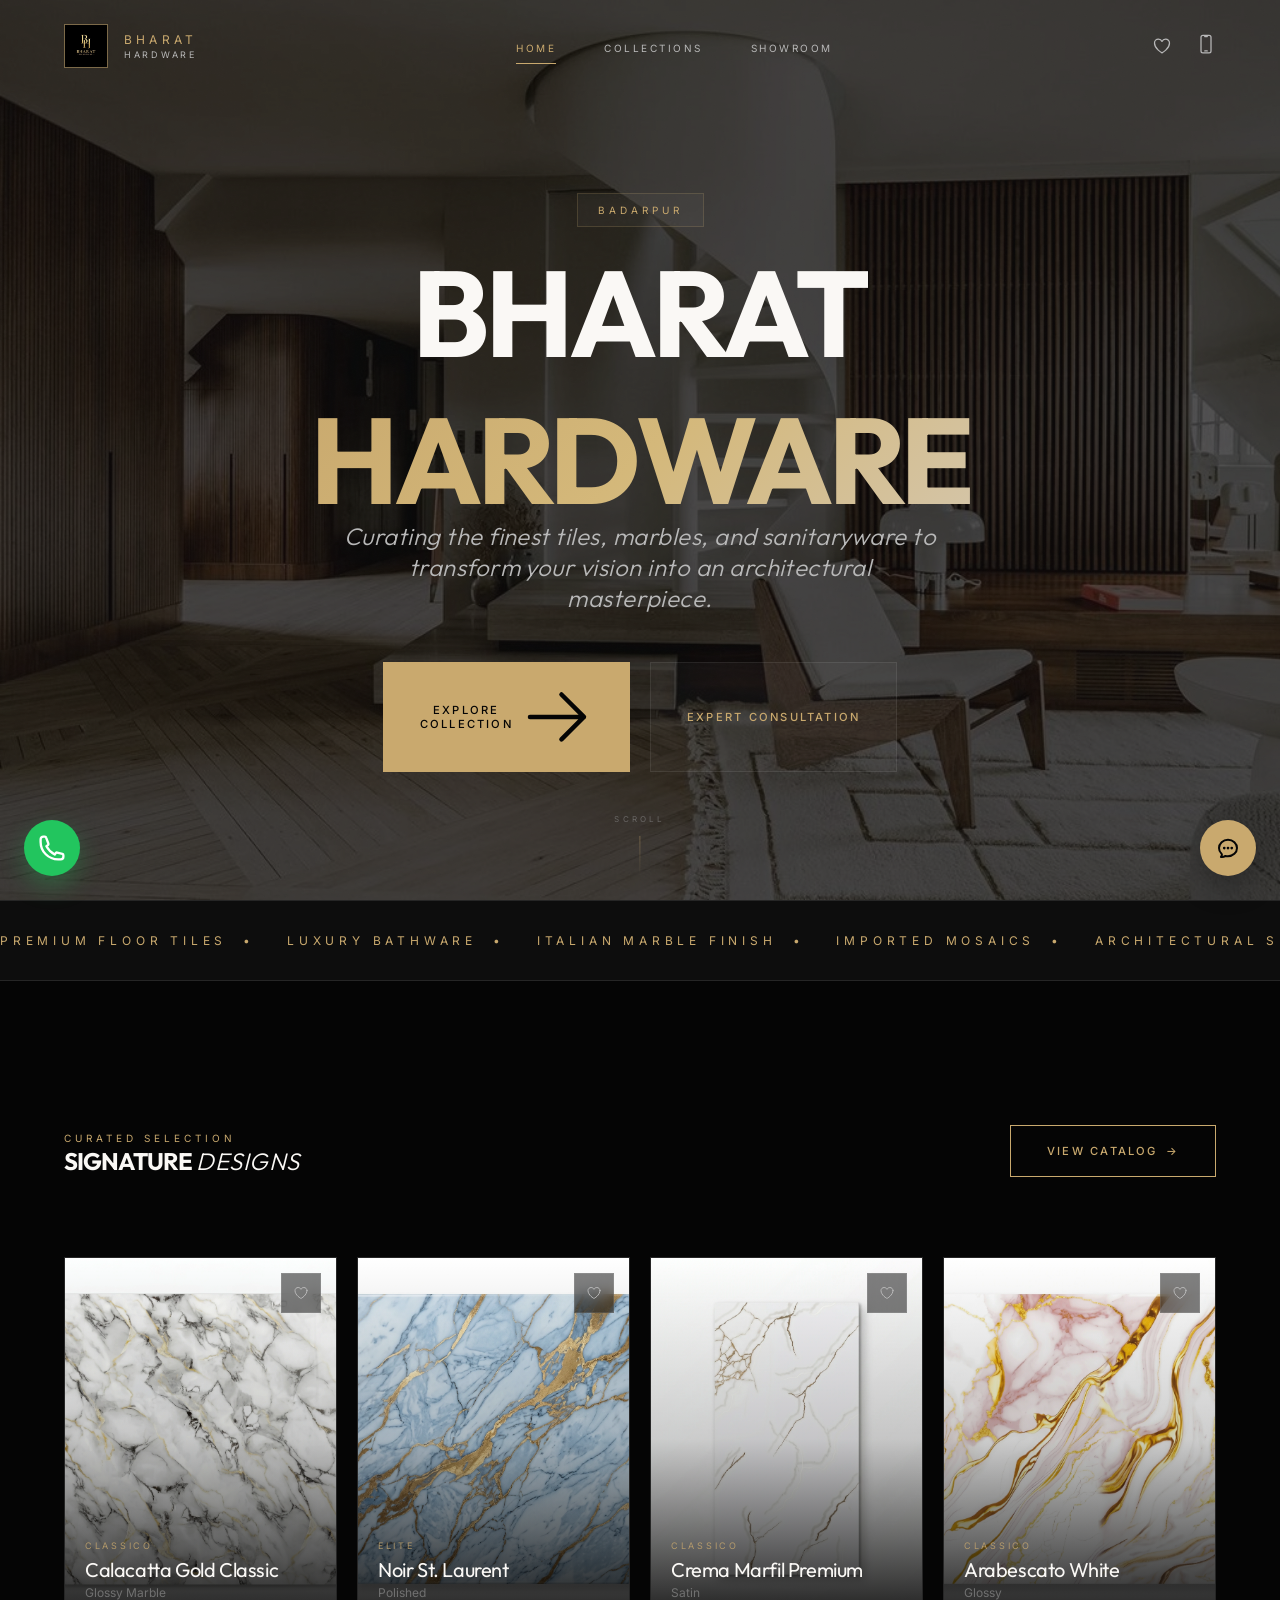
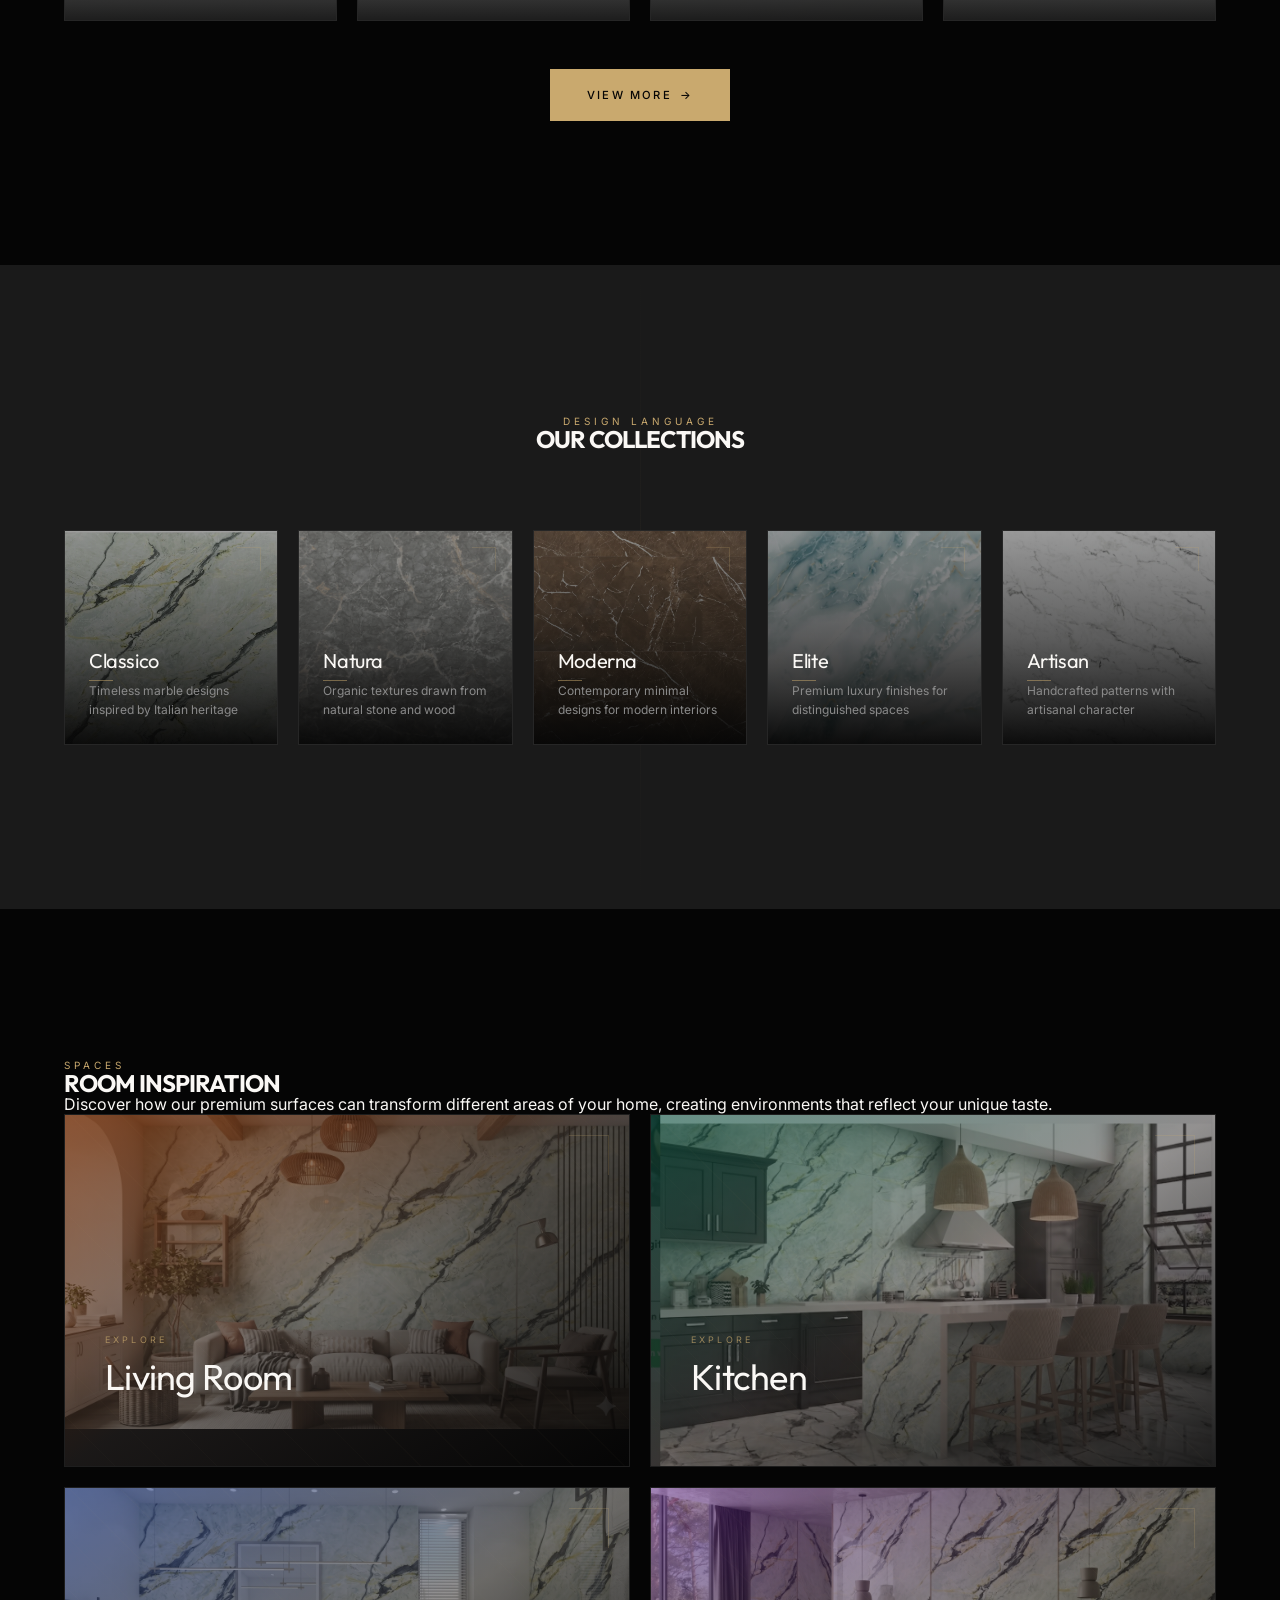
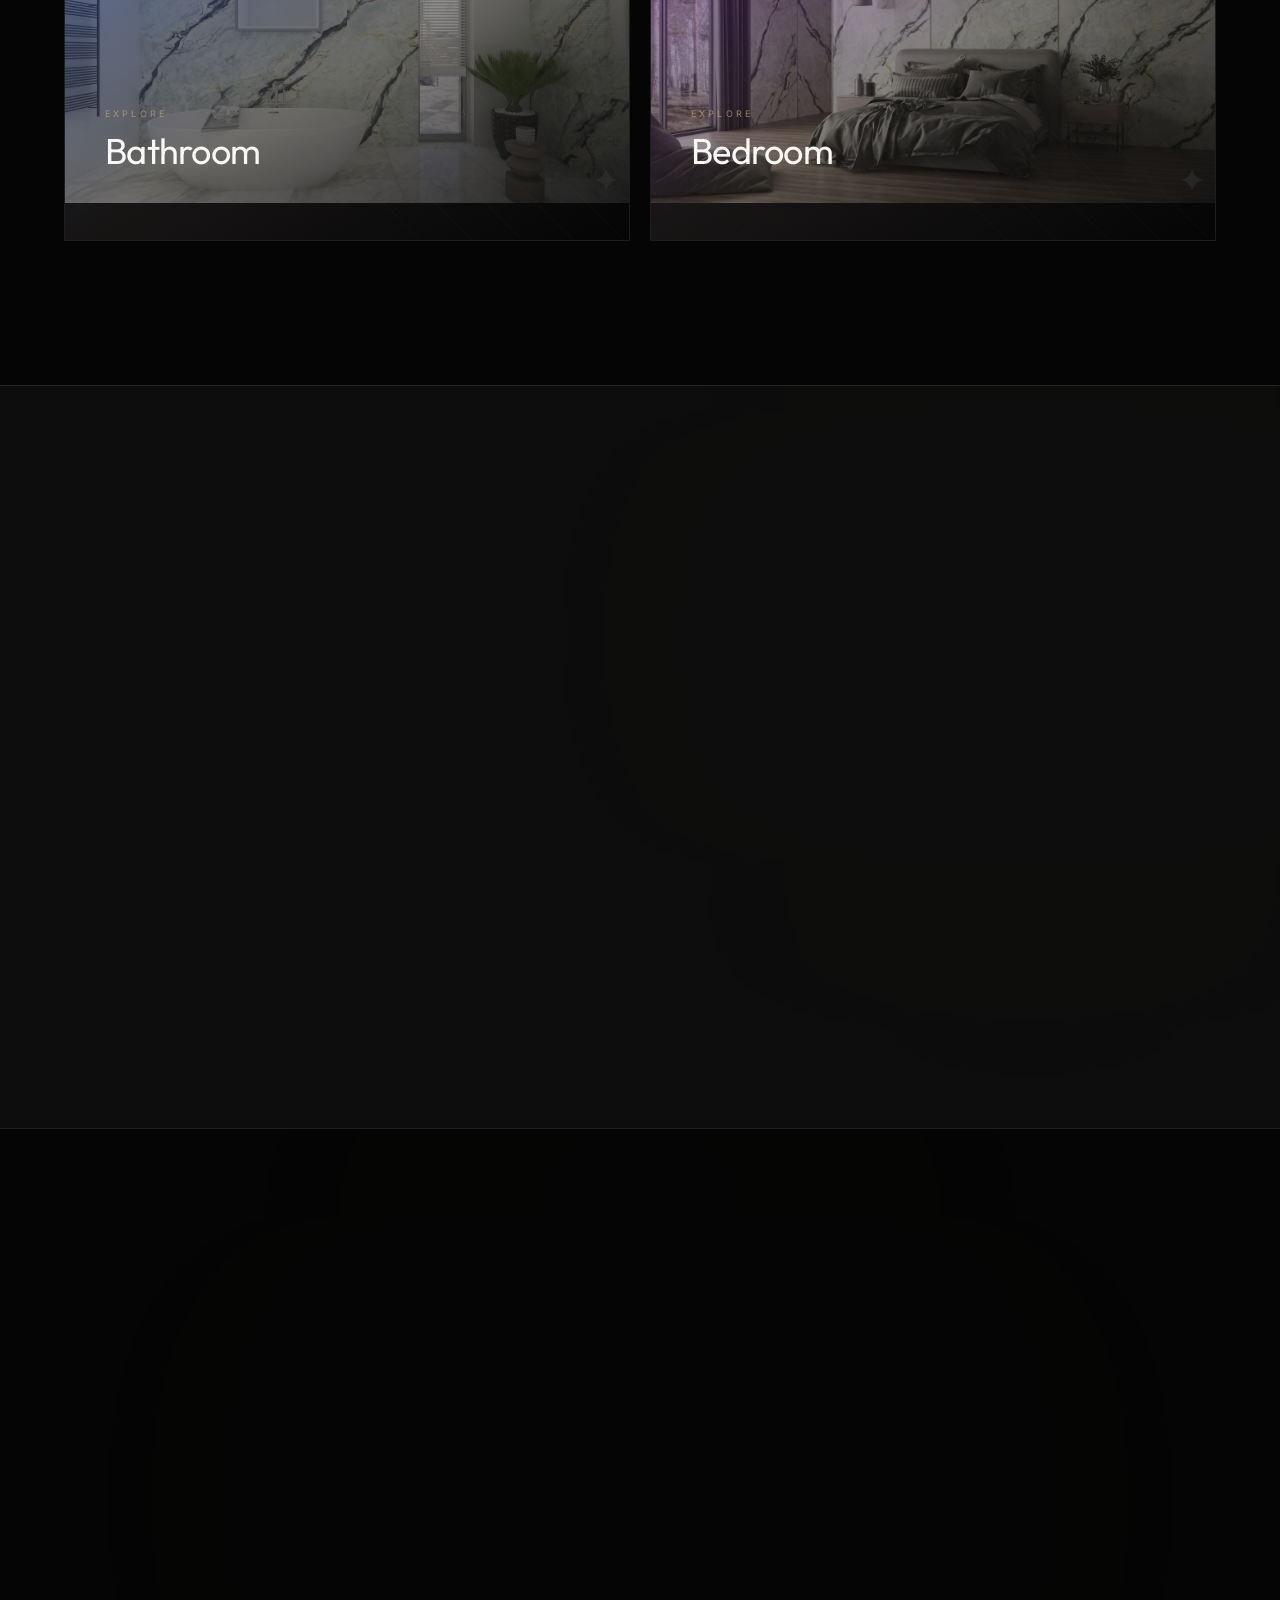
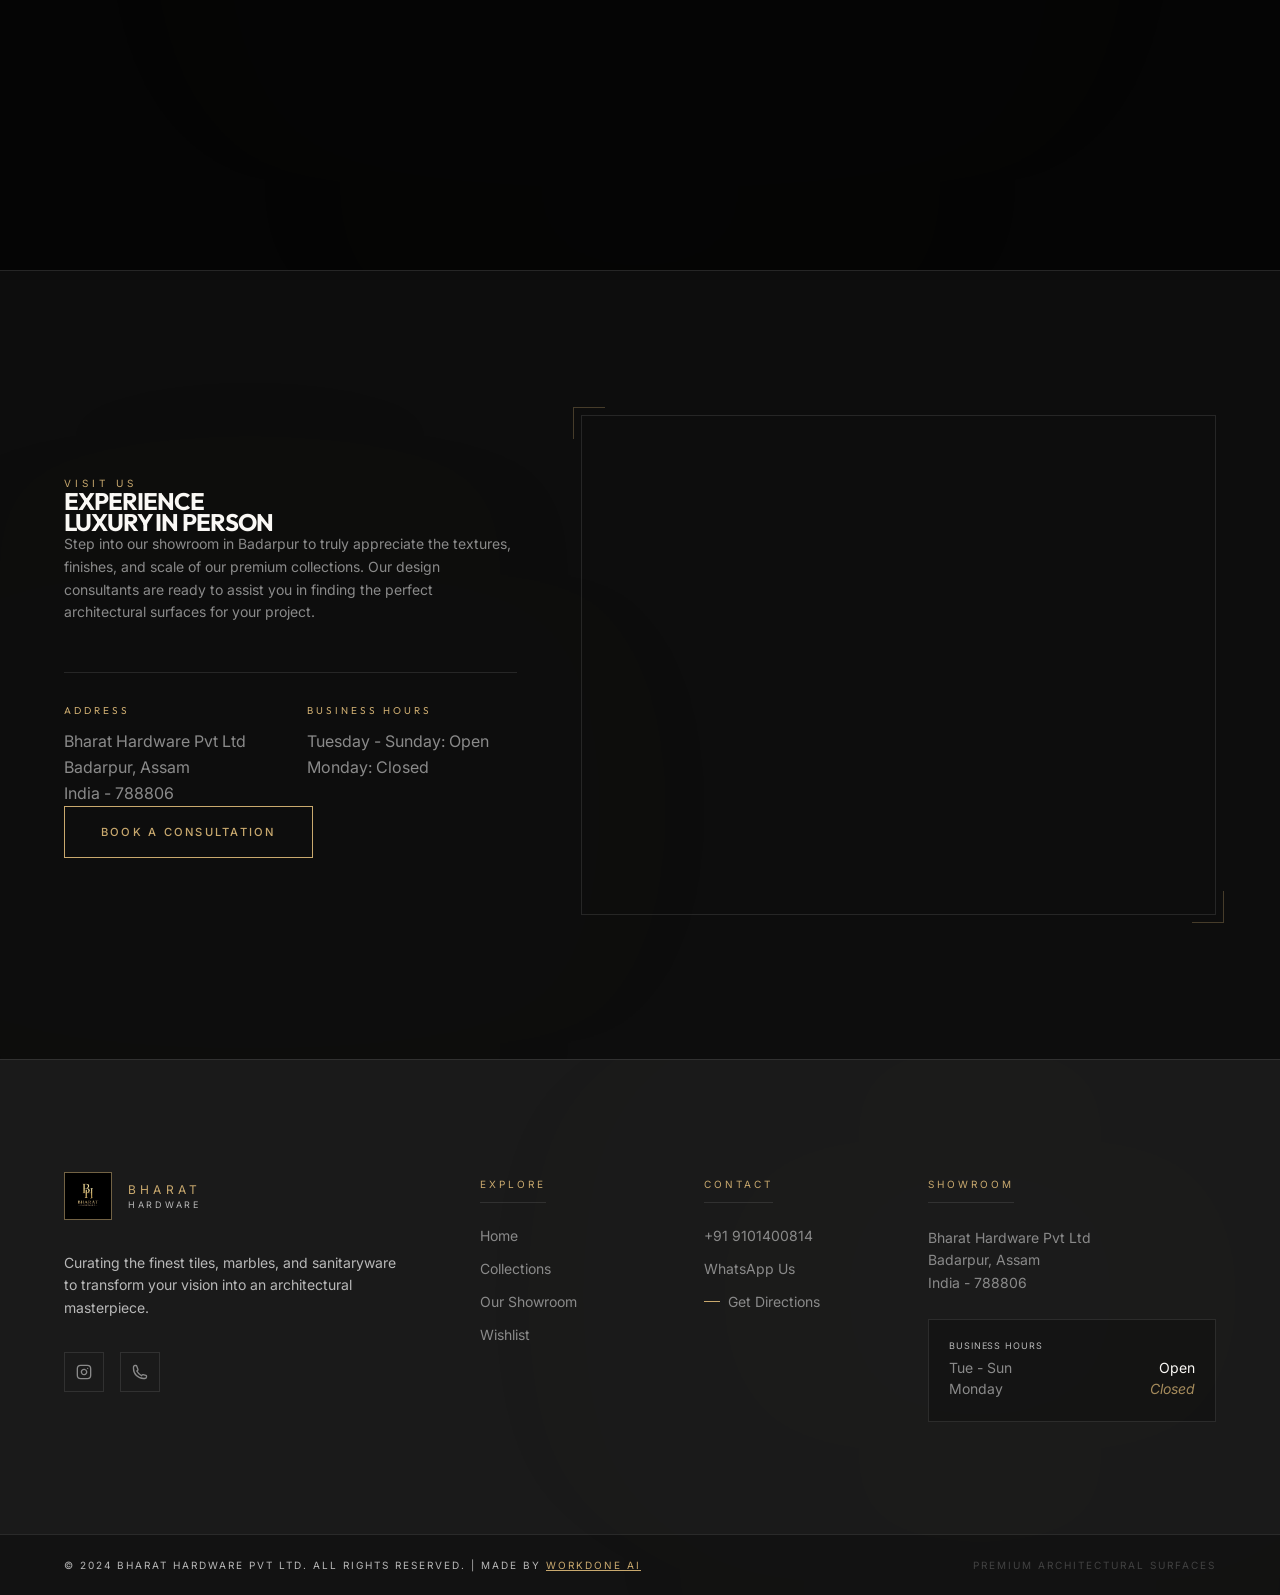
<file: index.html>
<!DOCTYPE html>
<html lang="en">
<head>
  <meta charset="UTF-8">
  <meta name="viewport" content="width=device-width, initial-scale=1.0">
  <title>Bharat Hardware - Premium Tile Collections</title>
  <meta name="description" content="Discover premium tiles, marbles, and sanitaryware at Bharat Hardware.">
  <link rel="stylesheet" href="css/styles.css">
</head>
<body class="noise-overlay">

  <!-- NAVBAR -->
  <nav class="navbar">
    <div class="navbar-inner">
      <a href="index.html" class="nav-logo">
        <img src="images/logo.webp" alt="BH Logo" class="nav-logo-icon" width="44" height="44" style="object-fit: cover;" />
        <div class="nav-logo-text">
          <div class="nav-logo-brand">BHARAT</div>
          <div class="nav-logo-sub">Hardware</div>
        </div>
      </a>

      <div class="nav-links">
        <a href="index.html" class="nav-link active">
          <span class="nav-link-text active">Home</span>
          <div class="nav-link-line" style="width: 100%"></div>
        </a>
        <a href="tiles.html" class="nav-link">
          <span class="nav-link-text">Collections</span>
          <div class="nav-link-line"></div>
        </a>
        <a href="#showroom" class="nav-link">
          <span class="nav-link-text">Showroom</span>
          <div class="nav-link-line"></div>
        </a>
      </div>

      <div class="nav-right">
        <a href="wishlist.html" class="nav-wishlist-btn" aria-label="Wishlist">
          <svg xmlns="http://www.w3.org/2000/svg" fill="none" viewBox="0 0 24 24" stroke-width="1.5" stroke="currentColor">
            <path stroke-linecap="round" stroke-linejoin="round" d="M21 8.25c0-2.485-2.099-4.5-4.688-4.5-1.935 0-3.597 1.126-4.312 2.733-.715-1.607-2.377-2.733-4.313-2.733C5.1 3.75 3 5.765 3 8.25c0 7.22 9 12 9 12s9-4.78 9-12z" />
          </svg>
          <span class="wishlist-badge" style="display: none;">0</span>
        </a>
        <a href="https://wa.me/919101400814" target="_blank" rel="noopener noreferrer" class="nav-whatsapp" aria-label="WhatsApp">
          <svg xmlns="http://www.w3.org/2000/svg" fill="none" viewBox="0 0 24 24" stroke-width="1.5" stroke="currentColor">
            <path stroke-linecap="round" stroke-linejoin="round" d="M10.5 1.5H8.25A2.25 2.25 0 006 3.75v16.5a2.25 2.25 0 002.25 2.25h7.5A2.25 2.25 0 0018 20.25V3.75a2.25 2.25 0 00-2.25-2.25H13.5m-3 0V3h3V1.5m-3 0h3m-3 18.75h3" />
          </svg>
        </a>
        <button class="hamburger" aria-label="Menu">
          <div class="hamburger-line"></div>
          <div class="hamburger-line"></div>
          <div class="hamburger-line"></div>
        </button>
      </div>
    </div>
  </nav>

  <!-- MOBILE MENU -->
  <div class="mobile-menu">
    <div class="mobile-menu-links">
      <a href="index.html" class="mobile-menu-link active">Home</a>
      <a href="tiles.html" class="mobile-menu-link">Collections</a>
      <a href="#showroom" class="mobile-menu-link">Showroom</a>
    </div>
    <div class="mobile-menu-cta">
      <a href="https://wa.me/919101400814" target="_blank" rel="noopener noreferrer" class="btn-luxury btn-luxury-filled">
        <span>Contact Us</span>
      </a>
    </div>
  </div>

  <main>
    <!-- HERO SECTION -->
    <section class="hero">
      <div class="hero-bg" style="background-image: url('images/hero/hero-main.webp');">
        <div class="hero-bg-overlay"></div>
      </div>

      <div class="hero-content">
        <div class="hero-left">
          <div class="hero-eyebrow">
            <span class="hero-eyebrow-tag glass">Badarpur</span>
          </div>

          <div class="hero-title-wrapper">
            <h1 class="hero-title">BHARAT</h1>
          </div>
          <div class="hero-title-wrapper">
            <h1 class="hero-title">
              <span class="text-gradient-gold">HARDWARE</span>
            </h1>
          </div>

          <p class="hero-subtitle">
            Curating the finest tiles, marbles, and sanitaryware to transform your vision into an architectural masterpiece.
          </p>

          <div class="hero-cta">
            <a href="tiles.html" class="btn-luxury btn-luxury-filled">
              <span>Explore Collection</span>
              <svg xmlns="http://www.w3.org/2000/svg" fill="none" viewBox="0 0 24 24" stroke-width="1.5" stroke="currentColor" class="w-4 h-4">
                <path stroke-linecap="round" stroke-linejoin="round" d="M13.5 4.5L21 12m0 0l-7.5 7.5M21 12H3" />
              </svg>
            </a>
            <a href="https://wa.me/919101400814" target="_blank" rel="noopener noreferrer" class="btn-luxury glass">
              <span>Expert Consultation</span>
            </a>
          </div>
        </div>
      </div>

      <div class="w-full absolute bottom-0 left-0 right-0 px-6 md:px-12 lg:px-16">
        <div class="hero-bottom-bar max-w-[1600px] mx-auto"></div>
      </div>

      <div class="hero-scroll-indicator">
        <div class="hero-scroll-inner">
          <span class="hero-scroll-text">Scroll</span>
          <div class="hero-scroll-line"></div>
        </div>
      </div>
    </section>

    <!-- MARQUEE BANNER -->
    <div class="marquee-banner">
      <div class="marquee-track">
        <div class="marquee-item"><span>Premium Floor Tiles</span><span>•</span></div>
        <div class="marquee-item"><span>Luxury Bathware</span><span>•</span></div>
        <div class="marquee-item"><span>Italian Marble Finish</span><span>•</span></div>
        <div class="marquee-item"><span>Imported Mosaics</span><span>•</span></div>
        <div class="marquee-item"><span>Architectural Surfaces</span><span>•</span></div>
        <div class="marquee-item"><span>Premium Floor Tiles</span><span>•</span></div>
        <div class="marquee-item"><span>Luxury Bathware</span><span>•</span></div>
        <div class="marquee-item"><span>Italian Marble Finish</span><span>•</span></div>
        <div class="marquee-item"><span>Imported Mosaics</span><span>•</span></div>
        <div class="marquee-item"><span>Architectural Surfaces</span><span>•</span></div>
      </div>
    </div>

    <!-- FEATURED TILES -->
    <section class="section-luxury container-main featured-section">
      <div class="featured-header scroll-reveal">
        <div>
          <span class="text-label block mb-4">Curated Selection</span>
          <h2 class="text-editorial text-4xl md:text-5xl text-secondary">
            Signature <span class="text-editorial-accent text-stone-light">Designs</span>
          </h2>
        </div>
        <a href="tiles.html" class="btn-luxury">
          <span>View Catalog</span>
          <span>→</span>
        </a>
      </div>

      <div class="featured-grid" id="featured-grid">
        <!-- Will be populated by JS -->
      </div>
    </section>

    <!-- COLLECTIONS -->
    <section class="section-luxury collections-section">
      <div class="collections-vert-accent"></div>
      
      <div class="collections-header scroll-reveal">
        <span class="text-label block mb-4">Design Language</span>
        <h2 class="text-editorial text-4xl md:text-5xl text-secondary">Our Collections</h2>
      </div>

      <div class="collections-grid container-main" id="collections-grid">
        <!-- Will be populated by JS -->
      </div>
    </section>

    <!-- ROOM INSPIRATION -->
    <section class="section-luxury container-main">
      <div class="text-center max-w-2xl mx-auto mb-16 scroll-reveal">
        <span class="text-label block mb-4">Spaces</span>
        <h2 class="text-editorial text-4xl md:text-5xl text-secondary mb-6">Room Inspiration</h2>
        <p class="text-stone font-body">Discover how our premium surfaces can transform different areas of your home, creating environments that reflect your unique taste.</p>
      </div>

      <div class="room-grid">
        <!-- Living Room -->
        <a href="tiles.html?category=Floor Tiles" class="room-card scroll-reveal">
          <div class="room-card-bg">
            <img src="images/bharat hardware/living room/1.webp" data-folder="living room" data-max="30" data-current="1" alt="Living Room" class="w-full h-full object-cover opacity-80 room-slideshow" onerror="this.style.display='none'; this.nextElementSibling.style.display='block';" />
            <div class="room-placeholder w-full h-full hidden"></div>
          </div>
          <div class="room-card-gradient room-gradient-living"></div>
          <div class="room-card-pattern"></div>
          
          <div class="room-card-content">
            <div class="room-card-inner">
              <span class="room-card-accent">Explore</span>
              <h3 class="room-card-title">Living Room</h3>
              <p class="room-card-subtitle">Make a lasting impression with large format marble and wood-look tiles.</p>
            </div>
            <div class="room-card-corner"></div>
            <div class="room-card-bottom-line"></div>
          </div>
        </a>

        <!-- Kitchen -->
        <a href="tiles.html?category=Kitchen Tiles" class="room-card scroll-reveal delay-100">
          <div class="room-card-bg">
            <img src="images/bharat hardware/kitchen/1.webp" data-folder="kitchen" data-max="30" data-current="1" alt="Kitchen" class="w-full h-full object-cover opacity-80 room-slideshow" onerror="this.style.display='none'; this.nextElementSibling.style.display='block';" />
            <div class="room-placeholder w-full h-full hidden"></div>
          </div>
          <div class="room-card-gradient room-gradient-kitchen"></div>
          <div class="room-card-pattern"></div>
          
          <div class="room-card-content">
            <div class="room-card-inner">
              <span class="room-card-accent">Explore</span>
              <h3 class="room-card-title">Kitchen</h3>
              <p class="room-card-subtitle">Durable, stain-resistant surfaces that don't compromise on elegance.</p>
            </div>
            <div class="room-card-corner"></div>
            <div class="room-card-bottom-line"></div>
          </div>
        </a>

        <!-- Bathroom -->
        <a href="tiles.html?category=Bathroom Tiles" class="room-card scroll-reveal">
          <div class="room-card-bg">
            <img src="images/bharat hardware/bathroom/1.webp" data-folder="bathroom" data-max="30" data-current="1" alt="Bathroom" class="w-full h-full object-cover opacity-80 room-slideshow" onerror="this.style.display='none'; this.nextElementSibling.style.display='block';" />
            <div class="room-placeholder w-full h-full hidden"></div>
          </div>
          <div class="room-card-gradient room-gradient-bathroom"></div>
          <div class="room-card-pattern"></div>
          
          <div class="room-card-content">
            <div class="room-card-inner">
              <span class="room-card-accent">Explore</span>
              <h3 class="room-card-title">Bathroom</h3>
              <p class="room-card-subtitle">Create a personal spa retreat with moisture-resistant ceramic and porcelain.</p>
            </div>
            <div class="room-card-corner"></div>
            <div class="room-card-bottom-line"></div>
          </div>
        </a>

        <!-- Bedroom -->
        <a href="tiles.html?category=Floor Tiles" class="room-card scroll-reveal delay-100">
          <div class="room-card-bg">
            <img src="images/bharat hardware/bedroom/1.webp" data-folder="bedroom" data-max="30" data-current="1" alt="Bedroom" class="w-full h-full object-cover opacity-80 room-slideshow" onerror="this.style.display='none'; this.nextElementSibling.style.display='block';" />
            <div class="room-placeholder w-full h-full hidden"></div>
          </div>
          <div class="room-card-gradient room-gradient-bedroom"></div>
          <div class="room-card-pattern"></div>
          
          <div class="room-card-content">
            <div class="room-card-inner">
              <span class="room-card-accent">Explore</span>
              <h3 class="room-card-title">Bedroom</h3>
              <p class="room-card-subtitle">Create a warm and inviting sanctuary with our premium surfaces.</p>
            </div>
            <div class="room-card-corner"></div>
            <div class="room-card-bottom-line"></div>
          </div>
        </a>
      </div>
    </section>

    <!-- WHY CHOOSE US -->
    <section class="section-luxury why-section">
      <div class="why-bg-accent"></div>
      
      <div class="container-main relative z-10">
        <div class="why-header scroll-reveal">
          <span class="text-label block mb-4">The Bharat Hardware Difference</span>
          <h2 class="text-editorial text-4xl md:text-5xl text-secondary">Excellence in Every Detail</h2>
          <div class="why-header-line scroll-reveal"></div>
        </div>

        <div class="why-grid">
          <!-- Card 1 -->
          <div class="why-card scroll-reveal">
            <div class="why-card-number">01</div>
            <div class="why-card-inner">
              <div class="why-card-icon">
                <svg xmlns="http://www.w3.org/2000/svg" fill="none" viewBox="0 0 24 24" stroke-width="1.5" stroke="currentColor">
                  <path stroke-linecap="round" stroke-linejoin="round" d="M16.5 10.5V6.75a4.5 4.5 0 10-9 0v3.75m-.75 11.25h10.5a2.25 2.25 0 002.25-2.25v-6.75a2.25 2.25 0 00-2.25-2.25H6.75a2.25 2.25 0 00-2.25 2.25v6.75a2.25 2.25 0 002.25 2.25z" />
                </svg>
              </div>
              <h3 class="why-card-title">Uncompromising Quality</h3>
              <p class="why-card-desc">Every piece in our collection undergoes rigorous quality checks to ensure it meets international standards of durability and finish.</p>
            </div>
            <div class="why-card-bottom-line"></div>
          </div>

          <!-- Card 2 -->
          <div class="why-card scroll-reveal delay-100">
            <div class="why-card-number">02</div>
            <div class="why-card-inner">
              <div class="why-card-icon">
                <svg xmlns="http://www.w3.org/2000/svg" fill="none" viewBox="0 0 24 24" stroke-width="1.5" stroke="currentColor">
                  <path stroke-linecap="round" stroke-linejoin="round" d="M11.48 3.499a.562.562 0 011.04 0l2.125 5.111a.563.563 0 00.475.345l5.518.442c.499.04.701.663.321.988l-4.204 3.602a.563.563 0 00-.182.557l1.285 5.385a.562.562 0 01-.84.61l-4.725-2.885a.563.563 0 00-.586 0L6.982 20.54a.562.562 0 01-.84-.61l1.285-5.386a.562.562 0 00-.182-.557l-4.204-3.602a.563.563 0 01.321-.988l5.518-.442a.563.563 0 00.475-.345L11.48 3.5z" />
                </svg>
              </div>
              <h3 class="why-card-title">Curated Selection</h3>
              <p class="why-card-desc">We handpick exclusive designs from top manufacturers, ensuring a unique portfolio that caters to distinguished architectural tastes.</p>
            </div>
            <div class="why-card-bottom-line"></div>
          </div>

          <!-- Card 3 -->
          <div class="why-card scroll-reveal delay-200">
            <div class="why-card-number">03</div>
            <div class="why-card-inner">
              <div class="why-card-icon">
                <svg xmlns="http://www.w3.org/2000/svg" fill="none" viewBox="0 0 24 24" stroke-width="1.5" stroke="currentColor">
                  <path stroke-linecap="round" stroke-linejoin="round" d="M2.25 12l8.954-8.955c.44-.439 1.152-.439 1.591 0L21.75 12M4.5 9.75v10.125c0 .621.504 1.125 1.125 1.125H9.75v-4.875c0-.621.504-1.125 1.125-1.125h2.25c.621 0 1.125.504 1.125 1.125V21h4.125c.621 0 1.125-.504 1.125-1.125V9.75M8.25 21h8.25" />
                </svg>
              </div>
              <h3 class="why-card-title">Expert Consultation</h3>
              <p class="why-card-desc">Our experienced team provides personalized guidance to architects, designers, and homeowners to realize their exact vision.</p>
            </div>
            <div class="why-card-bottom-line"></div>
          </div>

          <!-- Card 4 -->
          <div class="why-card scroll-reveal delay-300">
            <div class="why-card-number">04</div>
            <div class="why-card-inner">
              <div class="why-card-icon">
                <svg xmlns="http://www.w3.org/2000/svg" fill="none" viewBox="0 0 24 24" stroke-width="1.5" stroke="currentColor">
                  <path stroke-linecap="round" stroke-linejoin="round" d="M15 8.25H9m6 3H9m3 6l-3-3h1.5a3 3 0 100-6M21 12a9 9 0 11-18 0 9 9 0 0118 0z" />
                </svg>
              </div>
              <h3 class="why-card-title">Transparent Value</h3>
              <p class="why-card-desc">Experience premium luxury without hidden costs. We provide clear, honest pricing on our entire range of architectural surfaces.</p>
            </div>
            <div class="why-card-bottom-line"></div>
          </div>
        </div>
      </div>
    </section>

    <!-- CUSTOMER EXPERIENCE -->
    <section class="section-luxury testimonials-section">
      <div class="testimonials-bg-orb"></div>
      
      <div class="testimonials-inner">
        <span class="text-label testimonials-label scroll-reveal">Client Stories</span>
        <div class="testimonials-quote-icon scroll-reveal">"</div>

        <div class="testimonials-carousel scroll-reveal">
          <!-- Slide 1 -->
          <div class="testimonial-slide active">
            <p class="testimonial-quote">"The premium marble collection transformed our entire project. The quality and finish of the tiles are unmatched in the region. Their consultation team helped us select exactly what we needed."</p>
            <div class="testimonial-divider"></div>
            <h4 class="testimonial-author">Rajeev Sharma</h4>
            <p class="testimonial-role">Lead Architect</p>
          </div>
          
          <!-- Slide 2 -->
          <div class="testimonial-slide">
            <p class="testimonial-quote">"We visited the showroom in Badarpur and were blown away by the extensive collection. The team guided us patiently through the selection process for our new home."</p>
            <div class="testimonial-divider"></div>
            <h4 class="testimonial-author">Priya Das</h4>
            <p class="testimonial-role">Homeowner</p>
          </div>
          
          <!-- Slide 3 -->
          <div class="testimonial-slide">
            <p class="testimonial-quote">"As an interior designer, I need a reliable partner for luxury surfaces. Bharat Hardware consistently delivers on quality, aesthetics, and timely service."</p>
            <div class="testimonial-divider"></div>
            <h4 class="testimonial-author">Amit Patel</h4>
            <p class="testimonial-role">Interior Designer</p>
          </div>
        </div>

        <div class="testimonials-dots scroll-reveal delay-100">
          <button class="testimonial-dot active" aria-label="Slide 1"><div class="testimonial-dot-line"></div></button>
          <button class="testimonial-dot" aria-label="Slide 2"><div class="testimonial-dot-line"></div></button>
          <button class="testimonial-dot" aria-label="Slide 3"><div class="testimonial-dot-line"></div></button>
        </div>
      </div>
    </section>

    <!-- SHOWROOM MAP -->
    <section id="showroom" class="section-luxury showroom-section">
      <div class="showroom-bg-accent"></div>
      
      <div class="container-main relative z-10">
        <div class="showroom-grid">
          <div class="showroom-info scroll-reveal">
            <span class="text-label block mb-4">Visit Us</span>
            <h2 class="text-editorial text-4xl md:text-5xl text-secondary mb-6">Experience <br/>Luxury in Person</h2>
            
            <div class="showroom-info-text">
              <p>Step into our showroom in Badarpur to truly appreciate the textures, finishes, and scale of our premium collections. Our design consultants are ready to assist you in finding the perfect architectural surfaces for your project.</p>
            </div>
            
            <div class="showroom-details">
              <div>
                <h4>Address</h4>
                <p>Bharat Hardware Pvt Ltd<br/>Badarpur, Assam<br/>India - 788806</p>
              </div>
              <div>
                <h4>Business Hours</h4>
                <p>Tuesday - Sunday: Open<br/>Monday: Closed</p>
              </div>
            </div>
            
            <div class="mt-10">
              <a href="https://wa.me/919101400814" target="_blank" rel="noopener noreferrer" class="btn-luxury">
                <span>Book a Consultation</span>
              </a>
            </div>
          </div>
          
          <div class="showroom-map scroll-reveal delay-200">
            <div class="showroom-map-wrapper">
              <div class="showroom-map-corner-tl"></div>
              <div class="showroom-map-corner-br"></div>
              <div class="showroom-map-frame">
                <iframe 
                  src="https://maps.google.com/maps?q=Bharat%20hardware,%20Badarpur,%20Assam&z=17&output=embed" 
                  allowfullscreen="" 
                  loading="lazy" 
                  referrerpolicy="no-referrer-when-downgrade">
                </iframe>
              </div>
            </div>
          </div>
        </div>
      </div>
    </section>
  </main>

  <!-- FOOTER -->
  <footer class="footer">
    <div class="footer-bg-glow"></div>
    <div class="footer-top">
      <div class="footer-grid">
        <div class="footer-brand">
          <div class="footer-brand-logo">
            <img src="images/logo.webp" alt="BH Logo" class="footer-brand-icon" width="48" height="48" style="object-fit: cover;" />
            <div>
              <div class="footer-brand-name">BHARAT</div>
              <div class="footer-brand-sub">Hardware</div>
            </div>
          </div>
          <p class="footer-brand-desc">Curating the finest tiles, marbles, and sanitaryware to transform your vision into an architectural masterpiece.</p>
          <div class="footer-socials">
            <a href="https://www.instagram.com/bharathardwareeee" target="_blank" rel="noopener noreferrer" class="footer-social-link">
              <svg xmlns="http://www.w3.org/2000/svg" width="24" height="24" viewBox="0 0 24 24" fill="none" stroke="currentColor" stroke-width="2" stroke-linecap="round" stroke-linejoin="round"><rect width="20" height="20" x="2" y="2" rx="5" ry="5"/><path d="M16 11.37A4 4 0 1 1 12.63 8 4 4 0 0 1 16 11.37z"/><line x1="17.5" x2="17.51" y1="6.5" y2="6.5"/></svg>
            </a>
            <a href="https://wa.me/919101400814" target="_blank" rel="noopener noreferrer" class="footer-social-link whatsapp">
              <svg xmlns="http://www.w3.org/2000/svg" fill="none" viewBox="0 0 24 24" stroke-width="2" stroke="currentColor">
                <path stroke-linecap="round" stroke-linejoin="round" d="M2.25 6.75c0 8.284 6.716 15 15 15h2.25a2.25 2.25 0 002.25-2.25v-1.372c0-.516-.351-.966-.852-1.091l-4.423-1.106c-.44-.11-.902.055-1.173.417l-.97 1.293c-2.896-1.596-5.54-4.24-7.136-7.136l1.292-.97c.363-.271.527-.734.417-1.173L6.963 3.102a1.125 1.125 0 00-1.091-.852H4.5A2.25 2.25 0 002.25 4.5v2.25z" />
              </svg>
            </a>
          </div>
        </div>

        <div class="footer-column">
          <h4>Explore</h4>
          <a href="index.html" class="footer-link">Home</a>
          <a href="tiles.html" class="footer-link">Collections</a>
          <a href="#showroom" class="footer-link">Our Showroom</a>
          <a href="wishlist.html" class="footer-link">Wishlist</a>
        </div>

        <div class="footer-column">
          <h4>Contact</h4>
          <a href="tel:+919101400814" class="footer-contact-link">+91 9101400814</a>
          <a href="https://wa.me/919101400814" target="_blank" rel="noopener noreferrer" class="footer-contact-link">WhatsApp Us</a>
          <a href="https://www.google.com/maps/place/Bharat+hardware/@24.8706071,92.5578359,840m/data=!3m2!1e3!4b1!4m6!3m5!1s0x374e2d728ca3400f:0xbabaece133f0a3d9!8m2!3d24.8706072!4d92.5627068!16s%2Fg%2F11ghq5xqkj?hl=en&entry=ttu&g_ep=EgoyMDI2MDYxNi4wIKXMDSoASAFQAw%3D%3D" target="_blank" rel="noopener noreferrer" class="footer-directions mt-4">
            <span class="footer-directions-line"></span>
            Get Directions
          </a>
        </div>

        <div class="footer-column">
          <h4>Showroom</h4>
          <div class="footer-showroom">
            <p>Bharat Hardware Pvt Ltd<br/>Badarpur, Assam<br/>India - 788806</p>
          </div>
          <div class="footer-hours-box">
            <div class="footer-hours-label">Business Hours</div>
            <div class="footer-hours-row">
              <span>Tue - Sun</span>
              <span class="time">Open</span>
            </div>
            <div class="footer-hours-row">
              <span>Monday</span>
              <span class="closed">Closed</span>
            </div>
          </div>
        </div>
      </div>
    </div>
    <div class="footer-bottom">
      <div class="footer-bottom-inner">
        <div class="footer-copyright">© 2024 Bharat Hardware Pvt Ltd. All rights reserved. | Made by <a href="https://wa.me/917011873251" target="_blank" rel="noopener noreferrer" style="color: var(--color-gold); text-decoration: underline;">WorkDone AI</a></div>
        <div class="footer-tagline">Premium Architectural Surfaces</div>
      </div>
    </div>
  </footer>

  <!-- WHATSAPP FLOATING BUTTON -->
  <a href="https://wa.me/919101400814" target="_blank" rel="noopener noreferrer" class="whatsapp-float" aria-label="Chat on WhatsApp">
    <svg xmlns="http://www.w3.org/2000/svg" fill="none" viewBox="0 0 24 24" stroke-width="2" stroke="currentColor">
      <path stroke-linecap="round" stroke-linejoin="round" d="M2.25 6.75c0 8.284 6.716 15 15 15h2.25a2.25 2.25 0 002.25-2.25v-1.372c0-.516-.351-.966-.852-1.091l-4.423-1.106c-.44-.11-.902.055-1.173.417l-.97 1.293c-2.896-1.596-5.54-4.24-7.136-7.136l1.292-.97c.363-.271.527-.734.417-1.173L6.963 3.102a1.125 1.125 0 00-1.091-.852H4.5A2.25 2.25 0 002.25 4.5v2.25z" />
    </svg>
  </a>

  <!-- CHATBOT -->
  <button class="chatbot-toggle closed" aria-label="Toggle Chat">
    <svg xmlns="http://www.w3.org/2000/svg" fill="none" viewBox="0 0 24 24" stroke-width="2" stroke="currentColor">
      <path stroke-linecap="round" stroke-linejoin="round" d="M8.625 12a.375.375 0 11-.75 0 .375.375 0 01.75 0zm0 0H8.25m4.125 0a.375.375 0 11-.75 0 .375.375 0 01.75 0zm0 0H12m4.125 0a.375.375 0 11-.75 0 .375.375 0 01.75 0zm0 0h-.375M21 12c0 4.556-4.03 8.25-9 8.25a9.764 9.764 0 01-2.555-.337A5.972 5.972 0 015.41 20.97a5.969 5.969 0 01-.474-.065 4.48 4.48 0 00.978-2.025c.09-.457-.133-.901-.467-1.226C3.93 16.178 3 14.189 3 12c0-4.556 4.03-8.25 9-8.25s9 3.694 9 8.25z" />
    </svg>
  </button>

  <div class="chatbot-window">
    <div class="chatbot-header">
      <div class="chatbot-avatar"><span>B</span></div>
      <div>
        <div class="chatbot-header-title">Bharat Hardware Guide</div>
        <div class="chatbot-header-status">
          <div class="chatbot-status-dot"></div>
          <span class="chatbot-status-text">Online</span>
        </div>
      </div>
    </div>
    <div class="chatbot-messages">
      <!-- Messages injected here -->
    </div>
    <div class="chatbot-quick-actions">
      <!-- Quick actions injected here -->
    </div>
    <div class="chatbot-input-form">
      <a href="tel:+919101400814" class="chatbot-contact-btn call-btn">
        <svg xmlns="http://www.w3.org/2000/svg" fill="none" viewBox="0 0 24 24" stroke-width="1.5" stroke="currentColor">
          <path stroke-linecap="round" stroke-linejoin="round" d="M2.25 6.75c0 8.284 6.716 15 15 15h2.25a2.25 2.25 0 002.25-2.25v-1.372c0-.516-.351-.966-.852-1.091l-4.423-1.106c-.44-.11-.902.055-1.173.417l-.97 1.293c-2.896-1.596-5.54-4.24-7.136-7.136l1.292-.97c.363-.271.527-.734.417-1.173L6.963 3.102a1.125 1.125 0 00-1.091-.852H4.5A2.25 2.25 0 002.25 4.5v2.25z" />
        </svg>
        <span>Call Store</span>
      </a>
      <a href="https://wa.me/919101400814" target="_blank" rel="noopener noreferrer" class="chatbot-contact-btn wa-btn">
        <svg xmlns="http://www.w3.org/2000/svg" fill="none" viewBox="0 0 24 24" stroke-width="1.5" stroke="currentColor">
          <path stroke-linecap="round" stroke-linejoin="round" d="M8.625 12a.375.375 0 11-.75 0 .375.375 0 01.75 0zm0 0H8.25m4.125 0a.375.375 0 11-.75 0 .375.375 0 01.75 0zm0 0H12m4.125 0a.375.375 0 11-.75 0 .375.375 0 01.75 0zm0 0h-.375M21 12c0 4.556-4.03 8.25-9 8.25a9.764 9.764 0 01-2.555-.337A5.972 5.972 0 015.41 20.97a5.969 5.969 0 01-.474-.065 4.48 4.48 0 00.978-2.025c.09-.457-.133-.901-.467-1.226C3.93 16.178 3 14.189 3 12c0-4.556 4.03-8.25 9-8.25s9 3.694 9 8.25z" />
        </svg>
        <span>WhatsApp</span>
      </a>
    </div>
  </div>

  <!-- SCRIPTS -->
  <script src="js/data.js" defer></script>
  <script src="js/wishlist.js" defer></script>
  <script src="js/main.js" defer></script>
  <script src="js/home.js" defer></script>
</body>
</html>
</file>
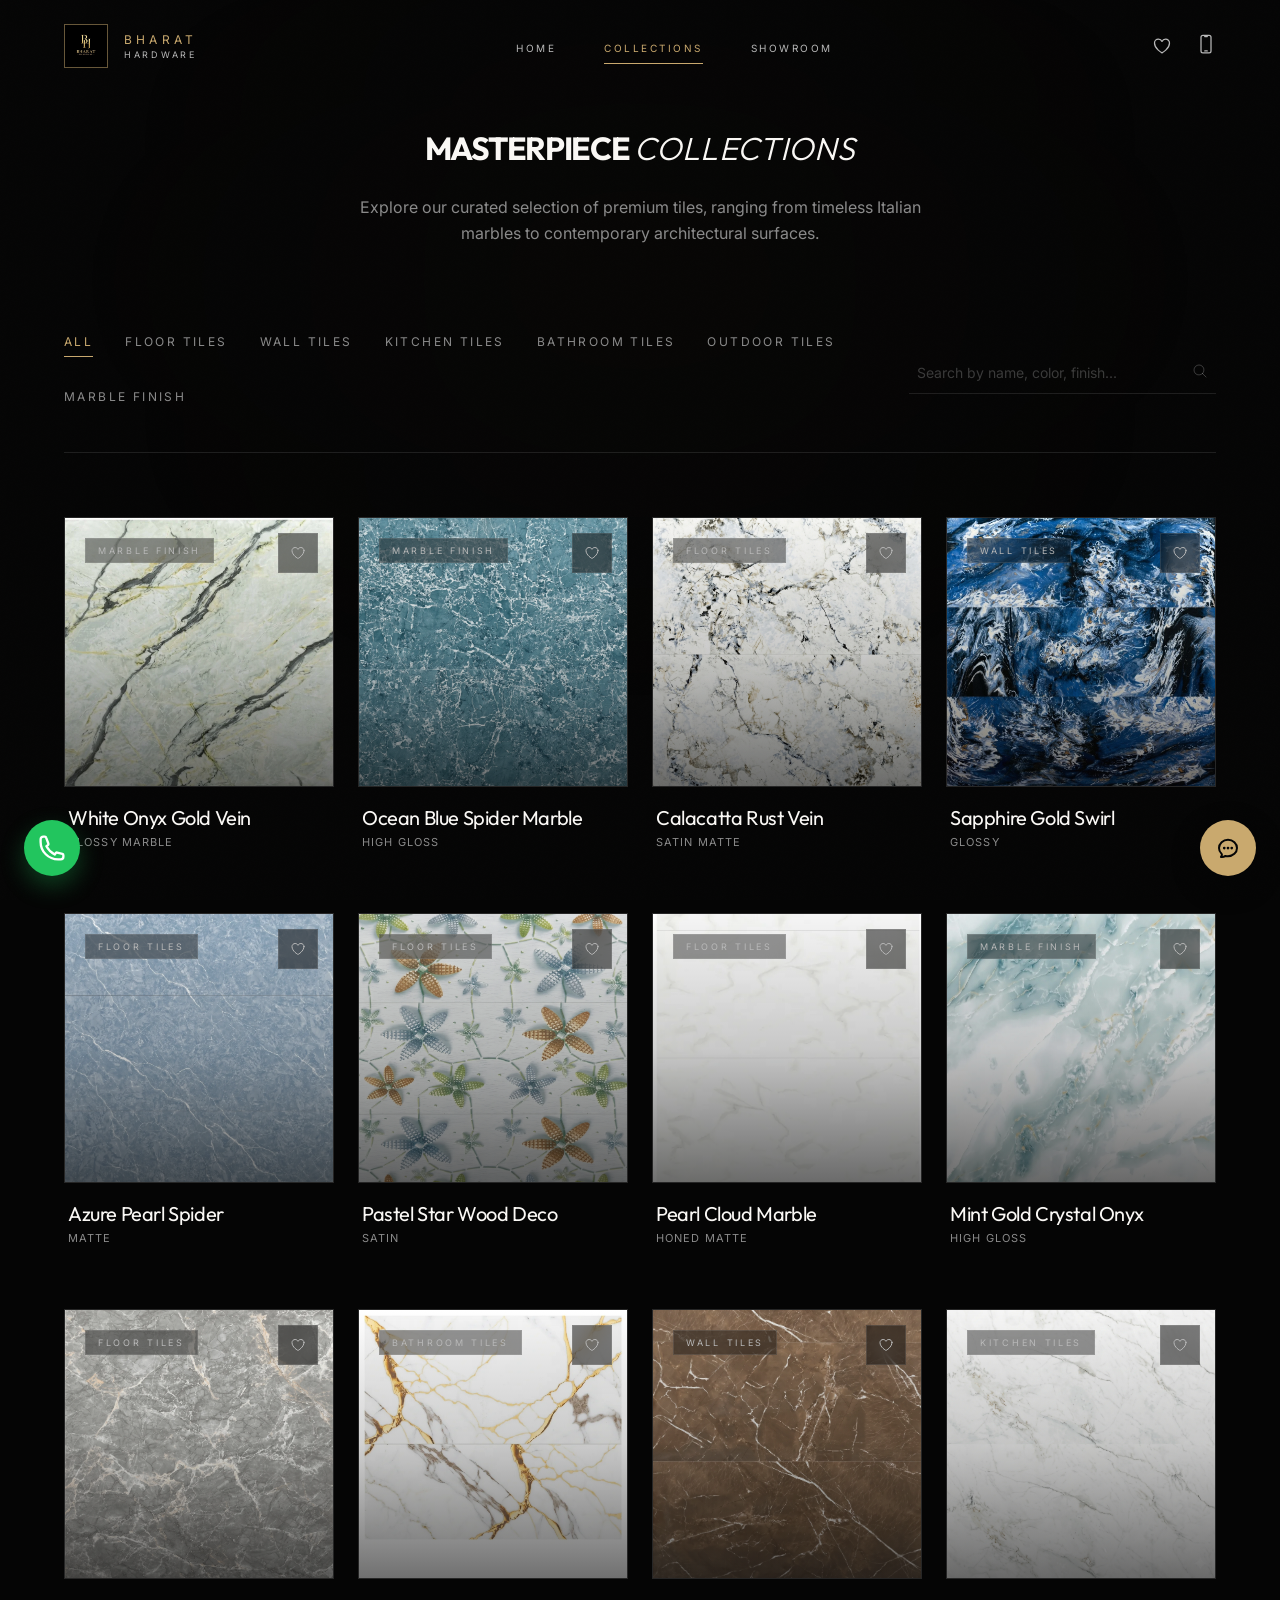
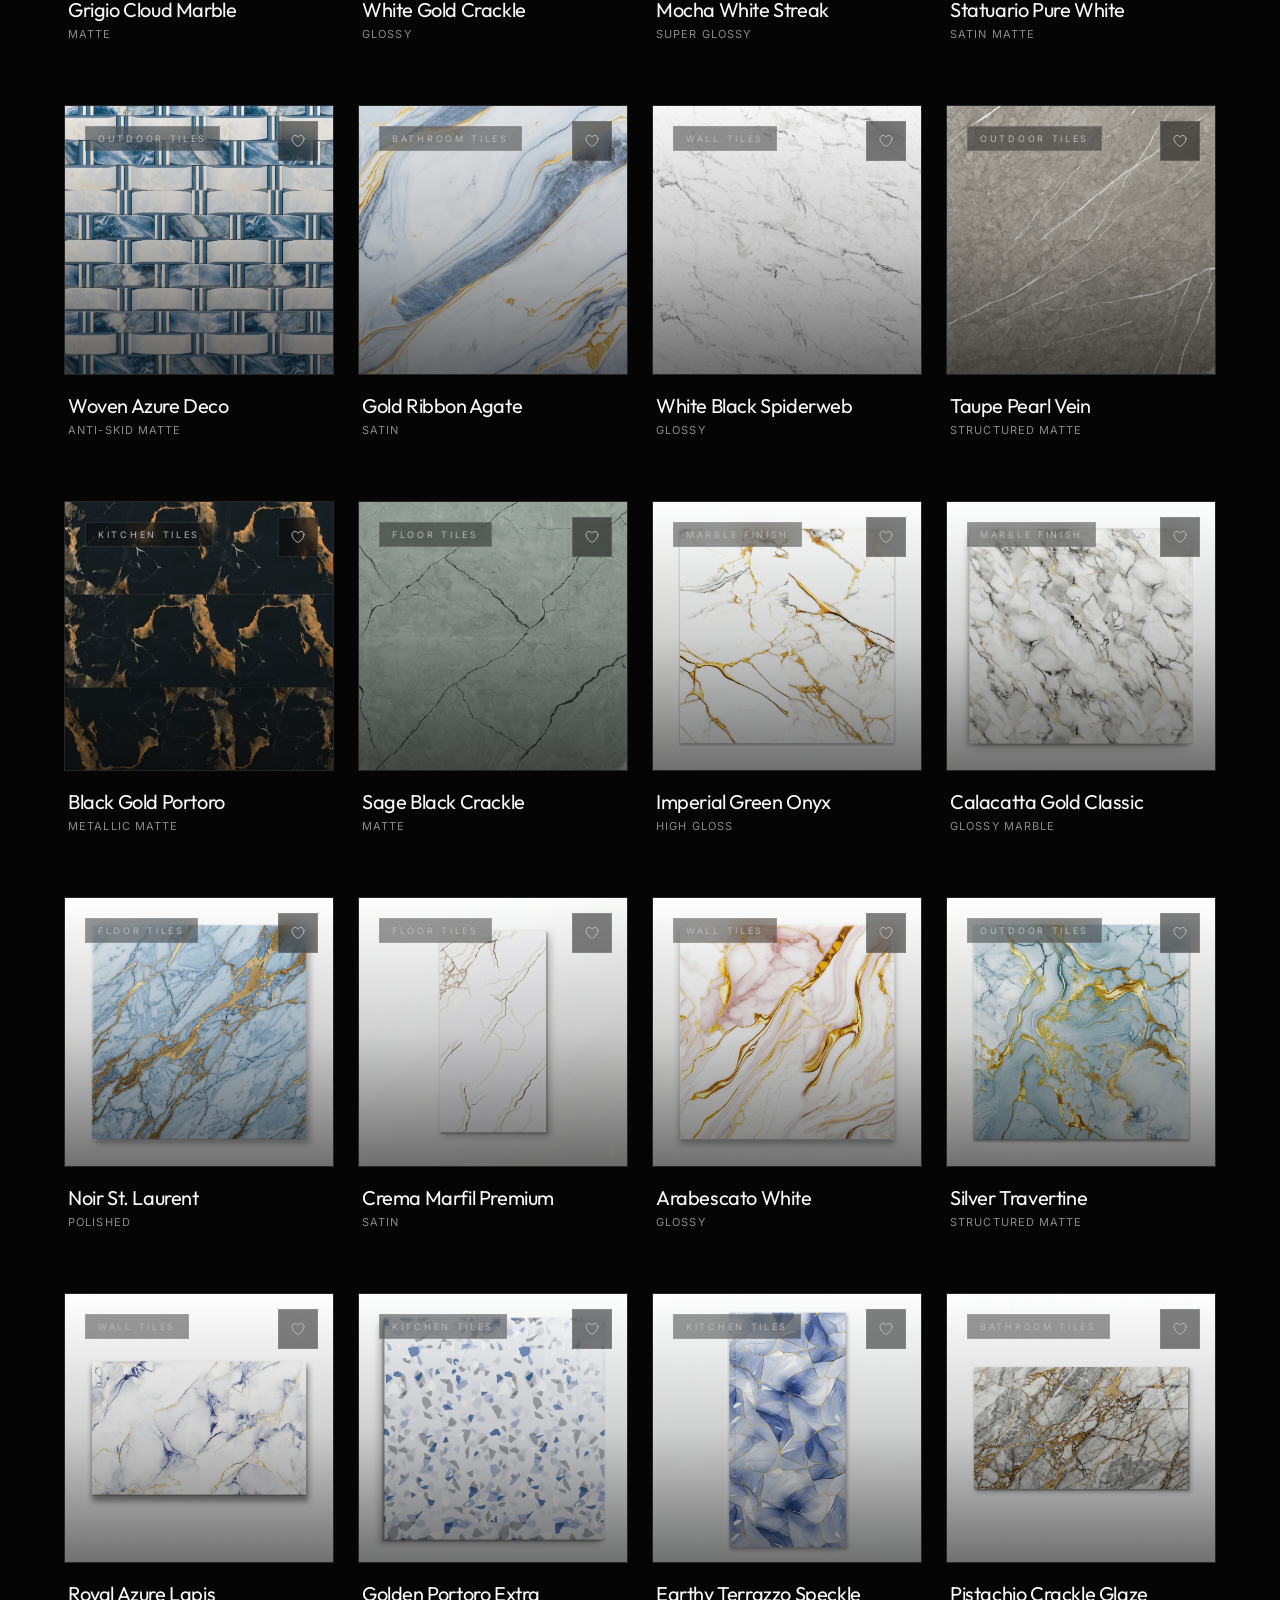
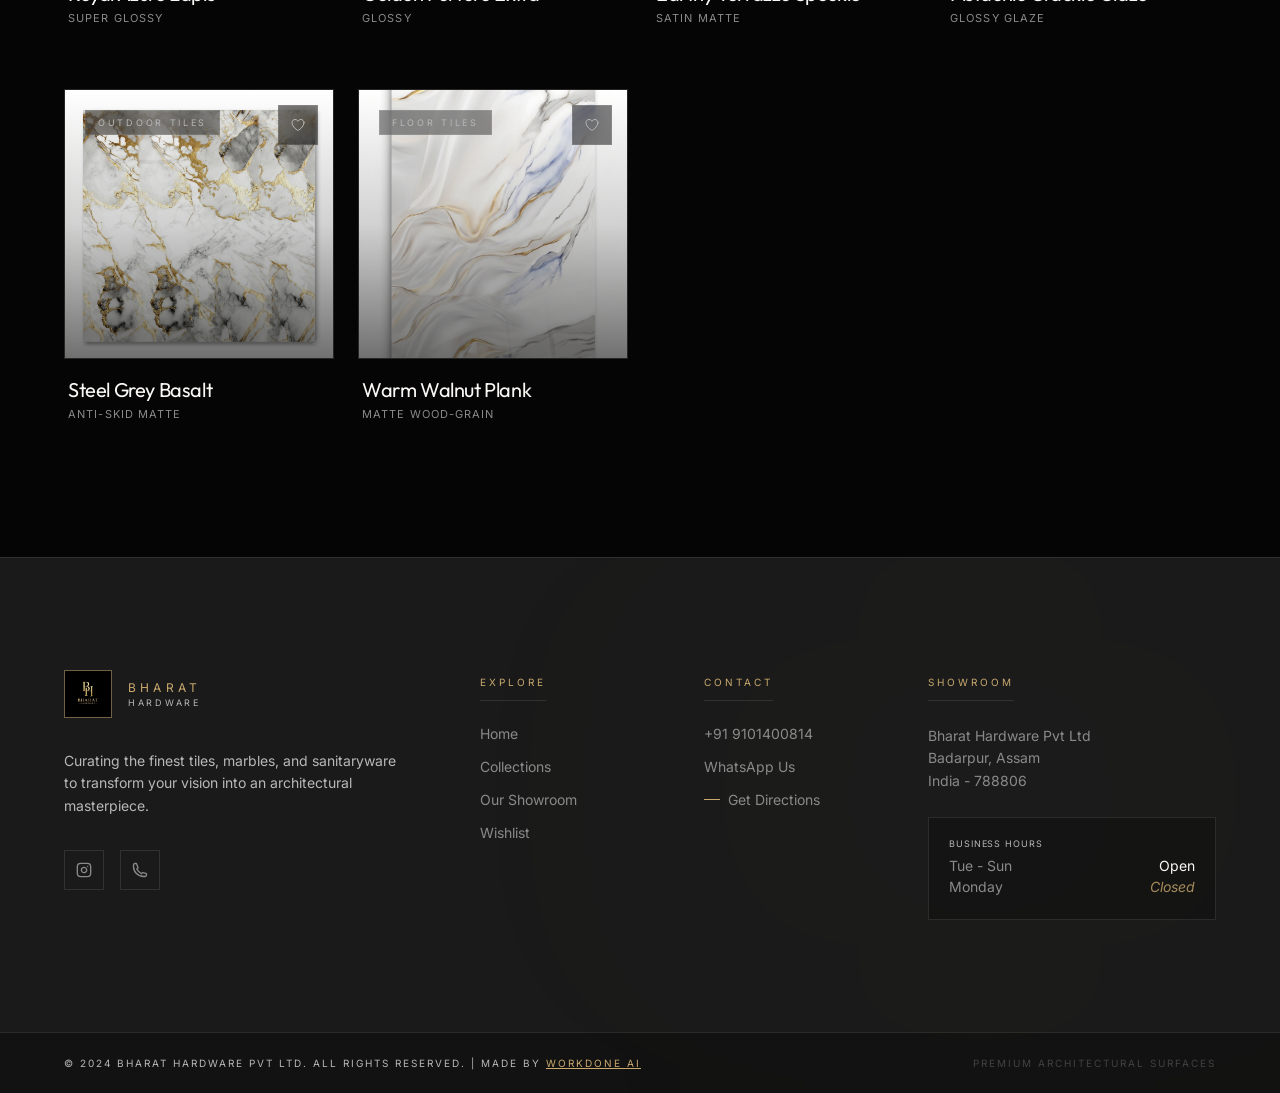
<file: tile-detail.html>
<!DOCTYPE html>
<html lang="en">

<head>
  <meta charset="UTF-8">
  <meta name="viewport" content="width=device-width, initial-scale=1.0">
  <title>Tile Detail | Bharat Hardware</title>
  <meta name="description"
    content="Explore details, specifications, and room visualizations for this premium tile design at Bharat Hardware.">
  <link rel="stylesheet" href="css/styles.css">
</head>

<body class="noise-overlay">

  <!-- NAVBAR -->
  <nav class="navbar">
    <div class="navbar-inner">
      <a href="index.html" class="nav-logo">
        <img src="images/logo.webp" alt="BH Logo" class="nav-logo-icon" width="44" height="44"
          style="object-fit: cover;" />
        <div class="nav-logo-text">
          <div class="nav-logo-brand">BHARAT</div>
          <div class="nav-logo-sub">Hardware</div>
        </div>
      </a>

      <div class="nav-links">
        <a href="index.html" class="nav-link">
          <span class="nav-link-text">Home</span>
          <div class="nav-link-line"></div>
        </a>
        <a href="tiles.html" class="nav-link active">
          <span class="nav-link-text active">Collections</span>
          <div class="nav-link-line" style="width: 100%"></div>
        </a>
        <a href="index.html#showroom" class="nav-link">
          <span class="nav-link-text">Showroom</span>
          <div class="nav-link-line"></div>
        </a>
      </div>

      <div class="nav-right">
        <a href="wishlist.html" class="nav-wishlist-btn" aria-label="Wishlist">
          <svg xmlns="http://www.w3.org/2000/svg" fill="none" viewBox="0 0 24 24" stroke-width="1.5"
            stroke="currentColor">
            <path stroke-linecap="round" stroke-linejoin="round"
              d="M21 8.25c0-2.485-2.099-4.5-4.688-4.5-1.935 0-3.597 1.126-4.312 2.733-.715-1.607-2.377-2.733-4.313-2.733C5.1 3.75 3 5.765 3 8.25c0 7.22 9 12 9 12s9-4.78 9-12z" />
          </svg>
          <span class="wishlist-badge" style="display: none;">0</span>
        </a>
        <a href="https://wa.me/919101400814" target="_blank" rel="noopener noreferrer" class="nav-whatsapp"
          aria-label="WhatsApp">
          <svg xmlns="http://www.w3.org/2000/svg" fill="none" viewBox="0 0 24 24" stroke-width="1.5"
            stroke="currentColor">
            <path stroke-linecap="round" stroke-linejoin="round"
              d="M10.5 1.5H8.25A2.25 2.25 0 006 3.75v16.5a2.25 2.25 0 002.25 2.25h7.5A2.25 2.25 0 0018 20.25V3.75a2.25 2.25 0 00-2.25-2.25H13.5m-3 0V3h3V1.5m-3 0h3m-3 18.75h3" />
          </svg>
        </a>
        <button class="hamburger" aria-label="Menu">
          <div class="hamburger-line"></div>
          <div class="hamburger-line"></div>
          <div class="hamburger-line"></div>
        </button>
      </div>
    </div>
  </nav>

  <!-- MOBILE MENU -->
  <div class="mobile-menu">
    <div class="mobile-menu-links">
      <a href="index.html" class="mobile-menu-link">Home</a>
      <a href="tiles.html" class="mobile-menu-link active">Collections</a>
      <a href="index.html#showroom" class="mobile-menu-link">Showroom</a>
    </div>
    <div class="mobile-menu-cta">
      <a href="https://wa.me/919101400814" target="_blank" rel="noopener noreferrer"
        class="btn-luxury btn-luxury-filled">
        <span>Contact Us</span>
      </a>
    </div>
  </div>

  <main class="detail-page">
    <div class="detail-bg-glow"></div>

    <!-- 404 State -->
    <div id="detail-404" class="not-found" style="display: none;">
      <div class="not-found-inner">
        <span class="text-label block mb-4">Error 404</span>
        <h1 class="text-editorial text-4xl text-secondary mb-6">Design Not Found</h1>
        <a href="tiles.html" class="btn-luxury">
          <span>Return to Catalog</span>
          <span>→</span>
        </a>
      </div>
    </div>

    <!-- Main Content -->
    <div id="detail-content" class="container-main relative z-10">

      <!-- Back Link -->
      <div class="detail-back">
        <a href="tiles.html" class="btn-ghost text-[10px]">← Back to collections</a>
      </div>

      <div class="detail-grid">
        <!-- Left: Image & Specs -->
        <div>
          <!-- Image Frame -->
          <div class="detail-image-frame scroll-reveal">
            <div id="tile-image-container" class="w-full h-full"></div>
            <div class="detail-image-gradient"></div>
            <div class="detail-image-accent"></div>
            <div class="detail-collection-badge" id="tile-collection">Collection</div>
          </div>

          <!-- Recommended usage -->
          <div class="detail-specs scroll-reveal delay-200">
            <div class="detail-spec-row detail-recommended"
              style="border-top: 1px solid var(--color-glass-border); padding-top: 1.5rem;">
              <span class="detail-spec-label">Recommended For</span>
              <span class="detail-spec-value text-right" id="tile-recommended"></span>
            </div>
          </div>
        </div>

        <!-- Right: Meta -->
        <div class="detail-right">
          <div class="scroll-reveal delay-100">
            <span class="text-label-lg detail-category-label" id="tile-category">Category</span>
            <h1 class="detail-title" id="tile-name">Tile Name</h1>

            <div class="detail-price-bar">
              <div id="tile-price-container"></div>
            </div>

            <p class="detail-description" id="tile-description">Description</p>

            <div class="detail-features">
              <div>
                <span class="detail-feature-label">Finish</span>
                <span class="detail-feature-value" id="tile-finish"></span>
              </div>
              <div>
                <span class="detail-feature-label">Color</span>
                <span class="detail-feature-value" id="tile-color"></span>
              </div>
              <div>
                <span class="detail-feature-label">Size</span>
                <span class="detail-feature-value" id="tile-size"></span>
              </div>
            </div>

            <div class="detail-actions">
              <a href="#room-simulator" class="btn-luxury btn-luxury-filled">
                <svg xmlns="http://www.w3.org/2000/svg" fill="none" viewBox="0 0 24 24" stroke-width="1.5"
                  stroke="currentColor" class="w-4 h-4">
                  <path stroke-linecap="round" stroke-linejoin="round"
                    d="M2.036 12.322a1.012 1.012 0 010-.639C3.423 7.51 7.36 4.5 12 4.5c4.638 0 8.573 3.007 9.963 7.178.07.207.07.431 0 .639C20.577 16.49 16.64 19.5 12 19.5c-4.638 0-8.573-3.007-9.963-7.178z" />
                  <path stroke-linecap="round" stroke-linejoin="round" d="M15 12a3 3 0 11-6 0 3 3 0 016 0z" />
                </svg>
                <span>View in Room</span>
              </a>

              <a href="#" id="tile-whatsapp-btn" target="_blank" rel="noopener noreferrer" class="btn-luxury">
                <span>WhatsApp</span>
              </a>

              <button id="tile-wishlist-btn" class="btn-luxury" aria-label="Wishlist toggle">
                <svg xmlns="http://www.w3.org/2000/svg" fill="none" viewBox="0 0 24 24" stroke-width="1.5"
                  stroke="currentColor" class="w-4 h-4">
                  <path stroke-linecap="round" stroke-linejoin="round"
                    d="M21 8.25c0-2.485-2.099-4.5-4.688-4.5-1.935 0-3.597 1.126-4.312 2.733-.715-1.607-2.377-2.733-4.313-2.733C5.1 3.75 3 5.765 3 8.25c0 7.22 9 12 9 12s9-4.78 9-12z" />
                </svg>
                <span>Save</span>
              </button>
            </div>
          </div>
        </div>
      </div>

      <!-- Room Visualizer -->
      <div id="room-simulator" class="room-visualizer scroll-reveal">
        <div class="room-viz-header">
          <span class="text-label block mb-4">Interactive Preview</span>
          <h2 class="text-editorial text-3xl md:text-5xl text-secondary">Room Simulator</h2>
          <p class="room-viz-header-desc">Simulate dynamic interior layouts matching the design textures.</p>
        </div>

        <div class="room-viz-frame">
          <div class="room-viz-tabs">
            <button class="room-viz-tab active" data-room="livingRoom">
              Living Room
              <div class="room-viz-tab-line" style="transform: scaleX(1)"></div>
            </button>
            <button class="room-viz-tab" data-room="kitchen">
              Kitchen
              <div class="room-viz-tab-line"></div>
            </button>
            <button class="room-viz-tab" data-room="bathroom">
              Bathroom
              <div class="room-viz-tab-line"></div>
            </button>
            <button class="room-viz-tab" data-room="bedroom">
              Bedroom
              <div class="room-viz-tab-line"></div>
            </button>
          </div>

          <div class="room-viz-display">
            <!-- Living Room Scene -->
            <div class="room-viz-scene active" data-room="livingRoom">
              <div class="w-full h-full relative flex flex-col justify-end p-8 bg-[#09090b]">
                <img src="" alt="Living Room Mockup" class="room-viz-image" />
                <div class="room-viz-depth-overlay"></div>

                <div class="room-viz-info-card glass-elevated">
                  <div class="room-viz-info-top">
                    <div class="room-viz-info-line"></div>
                    <span class="room-viz-info-label">Perspective View</span>
                  </div>
                  <h4 class="room-viz-info-title room-viz-active-label">Living Room</h4>
                  <p class="room-viz-info-desc">Visualization with <span class="room-viz-art-name"></span></p>
                </div>
              </div>
            </div>

            <!-- Kitchen Scene -->
            <div class="room-viz-scene" data-room="kitchen">
              <div class="w-full h-full relative flex flex-col justify-end p-8 bg-[#09090b]">
                <img src="" alt="Kitchen Mockup" class="room-viz-image" />
                <div class="room-viz-depth-overlay"></div>

                <div class="room-viz-info-card glass-elevated">
                  <div class="room-viz-info-top">
                    <div class="room-viz-info-line"></div>
                    <span class="room-viz-info-label">Perspective View</span>
                  </div>
                  <h4 class="room-viz-info-title room-viz-active-label">Kitchen</h4>
                  <p class="room-viz-info-desc">Visualization with <span class="room-viz-art-name"></span></p>
                </div>
              </div>
            </div>

            <!-- Bathroom Scene -->
            <div class="room-viz-scene" data-room="bathroom">
              <div class="w-full h-full relative flex flex-col justify-end p-8 bg-[#09090b]">
                <img src="" alt="Bathroom Mockup" class="room-viz-image" />
                <div class="room-viz-depth-overlay"></div>

                <div class="room-viz-info-card glass-elevated">
                  <div class="room-viz-info-top">
                    <div class="room-viz-info-line"></div>
                    <span class="room-viz-info-label">Perspective View</span>
                  </div>
                  <h4 class="room-viz-info-title room-viz-active-label">Bathroom</h4>
                  <p class="room-viz-info-desc">Visualization with <span class="room-viz-art-name"></span></p>
                </div>
              </div>
            </div>

            <!-- Bedroom Scene -->
            <div class="room-viz-scene" data-room="bedroom">
              <div class="w-full h-full relative flex flex-col justify-end p-8 bg-[#09090b]">
                <img src="" alt="Bedroom Mockup" class="room-viz-image" />
                <div class="room-viz-depth-overlay"></div>

                <div class="room-viz-info-card glass-elevated">
                  <div class="room-viz-info-top">
                    <div class="room-viz-info-line"></div>
                    <span class="room-viz-info-label">Perspective View</span>
                  </div>
                  <h4 class="room-viz-info-title room-viz-active-label">Bedroom</h4>
                  <p class="room-viz-info-desc">Visualization with <span class="room-viz-art-name"></span></p>
                </div>
              </div>
            </div>

          </div>
        </div>
      </div>

      <!-- Related Tiles -->
      <div id="related-section" class="related-section scroll-reveal" style="display: none;">
        <div class="related-header">
          <div>
            <span class="text-label block mb-3">Matching Aesthetics</span>
            <h2 class="text-editorial text-3xl md:text-4xl text-secondary">Similar Designs</h2>
          </div>
          <a href="tiles.html" class="btn-ghost hidden sm:inline-flex">View All</a>
        </div>
        <div class="related-grid" id="related-grid">
          <!-- Rendered by JS -->
        </div>
      </div>

    </div>
  </main>

  <!-- FOOTER -->
  <footer class="footer">
    <div class="footer-bg-glow"></div>
    <div class="footer-top">
      <div class="footer-grid">
        <div class="footer-brand">
          <div class="footer-brand-logo">
            <img src="images/logo.webp" alt="BH Logo" class="footer-brand-icon" width="48" height="48"
              style="object-fit: cover;" />
            <div>
              <div class="footer-brand-name">BHARAT</div>
              <div class="footer-brand-sub">Hardware</div>
            </div>
          </div>
          <p class="footer-brand-desc">Curating the finest tiles, marbles, and sanitaryware to transform your vision
            into an architectural masterpiece.</p>
          <div class="footer-socials">
            <a href="https://www.instagram.com/bharathardwareeee" target="_blank" rel="noopener noreferrer"
              class="footer-social-link">
              <svg xmlns="http://www.w3.org/2000/svg" width="24" height="24" viewBox="0 0 24 24" fill="none"
                stroke="currentColor" stroke-width="2" stroke-linecap="round" stroke-linejoin="round">
                <rect width="20" height="20" x="2" y="2" rx="5" ry="5" />
                <path d="M16 11.37A4 4 0 1 1 12.63 8 4 4 0 0 1 16 11.37z" />
                <line x1="17.5" x2="17.51" y1="6.5" y2="6.5" />
              </svg>
            </a>
            <a href="https://wa.me/919101400814" target="_blank" rel="noopener noreferrer"
              class="footer-social-link whatsapp">
              <svg xmlns="http://www.w3.org/2000/svg" fill="none" viewBox="0 0 24 24" stroke-width="2"
                stroke="currentColor">
                <path stroke-linecap="round" stroke-linejoin="round"
                  d="M2.25 6.75c0 8.284 6.716 15 15 15h2.25a2.25 2.25 0 002.25-2.25v-1.372c0-.516-.351-.966-.852-1.091l-4.423-1.106c-.44-.11-.902.055-1.173.417l-.97 1.293c-2.896-1.596-5.54-4.24-7.136-7.136l1.292-.97c.363-.271.527-.734.417-1.173L6.963 3.102a1.125 1.125 0 00-1.091-.852H4.5A2.25 2.25 0 002.25 4.5v2.25z" />
              </svg>
            </a>
          </div>
        </div>

        <div class="footer-column">
          <h4>Explore</h4>
          <a href="index.html" class="footer-link">Home</a>
          <a href="tiles.html" class="footer-link">Collections</a>
          <a href="index.html#showroom" class="footer-link">Our Showroom</a>
          <a href="wishlist.html" class="footer-link">Wishlist</a>
        </div>

        <div class="footer-column">
          <h4>Contact</h4>
          <a href="tel:+919101400814" class="footer-contact-link">+91 9101400814</a>
          <a href="https://wa.me/919101400814" target="_blank" rel="noopener noreferrer"
            class="footer-contact-link">WhatsApp Us</a>
          <a href="https://www.google.com/maps/place/Bharat+hardware/@24.8706071,92.5578359,840m/data=!3m2!1e3!4b1!4m6!3m5!1s0x374e2d728ca3400f:0xbabaece133f0a3d9!8m2!3d24.8706072!4d92.5627068!16s%2Fg%2F11ghq5xqkj?hl=en&entry=ttu&g_ep=EgoyMDI2MDYxNi4wIKXMDSoASAFQAw%3D%3D"
            target="_blank" rel="noopener noreferrer" class="footer-directions mt-4">
            <span class="footer-directions-line"></span>
            Get Directions
          </a>
        </div>

        <div class="footer-column">
          <h4>Showroom</h4>
          <div class="footer-showroom">
            <p>Bharat Hardware Pvt Ltd<br />Badarpur, Assam<br />India - 788806</p>
          </div>
          <div class="footer-hours-box">
            <div class="footer-hours-label">Business Hours</div>
            <div class="footer-hours-row">
              <span>Tue - Sun</span>
              <span class="time">Open</span>
            </div>
            <div class="footer-hours-row">
              <span>Monday</span>
              <span class="closed">Closed</span>
            </div>
          </div>
        </div>
      </div>
    </div>
    <div class="footer-bottom">
      <div class="footer-bottom-inner">
        <div class="footer-copyright">© 2024 Bharat Hardware Pvt Ltd. All rights reserved. | Made by <a href="https://wa.me/917011873251" target="_blank" rel="noopener noreferrer" style="color: var(--color-gold); text-decoration: underline;">WorkDone AI</a></div>
        <div class="footer-tagline">Premium Architectural Surfaces</div>
      </div>
    </div>
  </footer>

  <!-- WHATSAPP FLOATING BUTTON -->
  <a href="https://wa.me/919101400814" target="_blank" rel="noopener noreferrer" class="whatsapp-float"
    aria-label="Chat on WhatsApp">
    <svg xmlns="http://www.w3.org/2000/svg" fill="none" viewBox="0 0 24 24" stroke-width="2" stroke="currentColor">
      <path stroke-linecap="round" stroke-linejoin="round"
        d="M2.25 6.75c0 8.284 6.716 15 15 15h2.25a2.25 2.25 0 002.25-2.25v-1.372c0-.516-.351-.966-.852-1.091l-4.423-1.106c-.44-.11-.902.055-1.173.417l-.97 1.293c-2.896-1.596-5.54-4.24-7.136-7.136l1.292-.97c.363-.271.527-.734.417-1.173L6.963 3.102a1.125 1.125 0 00-1.091-.852H4.5A2.25 2.25 0 002.25 4.5v2.25z" />
    </svg>
  </a>

  <!-- CHATBOT -->
  <button class="chatbot-toggle closed" aria-label="Toggle Chat">
    <svg xmlns="http://www.w3.org/2000/svg" fill="none" viewBox="0 0 24 24" stroke-width="2" stroke="currentColor">
      <path stroke-linecap="round" stroke-linejoin="round"
        d="M8.625 12a.375.375 0 11-.75 0 .375.375 0 01.75 0zm0 0H8.25m4.125 0a.375.375 0 11-.75 0 .375.375 0 01.75 0zm0 0H12m4.125 0a.375.375 0 11-.75 0 .375.375 0 01.75 0zm0 0h-.375M21 12c0 4.556-4.03 8.25-9 8.25a9.764 9.764 0 01-2.555-.337A5.972 5.972 0 015.41 20.97a5.969 5.969 0 01-.474-.065 4.48 4.48 0 00.978-2.025c.09-.457-.133-.901-.467-1.226C3.93 16.178 3 14.189 3 12c0-4.556 4.03-8.25 9-8.25s9 3.694 9 8.25z" />
    </svg>
  </button>

  <div class="chatbot-window">
    <div class="chatbot-header">
      <div class="chatbot-avatar"><span>B</span></div>
      <div>
        <div class="chatbot-header-title">Bharat Hardware Guide</div>
        <div class="chatbot-header-status">
          <div class="chatbot-status-dot"></div>
          <span class="chatbot-status-text">Online</span>
        </div>
      </div>
    </div>
    <div class="chatbot-messages">
      <!-- Messages injected here -->
    </div>
    <div class="chatbot-quick-actions">
      <!-- Quick actions injected here -->
    </div>
    <div class="chatbot-input-form">
      <a href="tel:+919101400814" class="chatbot-contact-btn call-btn">
        <svg xmlns="http://www.w3.org/2000/svg" fill="none" viewBox="0 0 24 24" stroke-width="1.5"
          stroke="currentColor">
          <path stroke-linecap="round" stroke-linejoin="round"
            d="M2.25 6.75c0 8.284 6.716 15 15 15h2.25a2.25 2.25 0 002.25-2.25v-1.372c0-.516-.351-.966-.852-1.091l-4.423-1.106c-.44-.11-.902.055-1.173.417l-.97 1.293c-2.896-1.596-5.54-4.24-7.136-7.136l1.292-.97c.363-.271.527-.734.417-1.173L6.963 3.102a1.125 1.125 0 00-1.091-.852H4.5A2.25 2.25 0 002.25 4.5v2.25z" />
        </svg>
        <span>Call Store</span>
      </a>
      <a href="https://wa.me/919101400814" target="_blank" rel="noopener noreferrer" class="chatbot-contact-btn wa-btn">
        <svg xmlns="http://www.w3.org/2000/svg" fill="none" viewBox="0 0 24 24" stroke-width="1.5"
          stroke="currentColor">
          <path stroke-linecap="round" stroke-linejoin="round"
            d="M8.625 12a.375.375 0 11-.75 0 .375.375 0 01.75 0zm0 0H8.25m4.125 0a.375.375 0 11-.75 0 .375.375 0 01.75 0zm0 0H12m4.125 0a.375.375 0 11-.75 0 .375.375 0 01.75 0zm0 0h-.375M21 12c0 4.556-4.03 8.25-9 8.25a9.764 9.764 0 01-2.555-.337A5.972 5.972 0 015.41 20.97a5.969 5.969 0 01-.474-.065 4.48 4.48 0 00.978-2.025c.09-.457-.133-.901-.467-1.226C3.93 16.178 3 14.189 3 12c0-4.556 4.03-8.25 9-8.25s9 3.694 9 8.25z" />
        </svg>
        <span>WhatsApp</span>
      </a>
    </div>
  </div>

  <!-- ROOM LIGHTBOX MODAL -->
  <div id="room-lightbox" class="room-lightbox">
    <button class="room-lightbox-close" aria-label="Close Lightbox">
      <svg xmlns="http://www.w3.org/2000/svg" fill="none" viewBox="0 0 24 24" stroke-width="1.5" stroke="currentColor">
        <path stroke-linecap="round" stroke-linejoin="round" d="M6 18L18 6M6 6l12 12" />
      </svg>
    </button>
    <div class="room-lightbox-content">
      <img id="room-lightbox-img" src="" alt="Full Room Preview" />
    </div>
  </div>

  <!-- SCRIPTS -->
  <script src="js/data.js" defer></script>
  <script src="js/wishlist.js" defer></script>
  <script src="js/main.js" defer></script>
  <script src="js/tile-detail.js" defer></script>
</body>

</html>
</file>
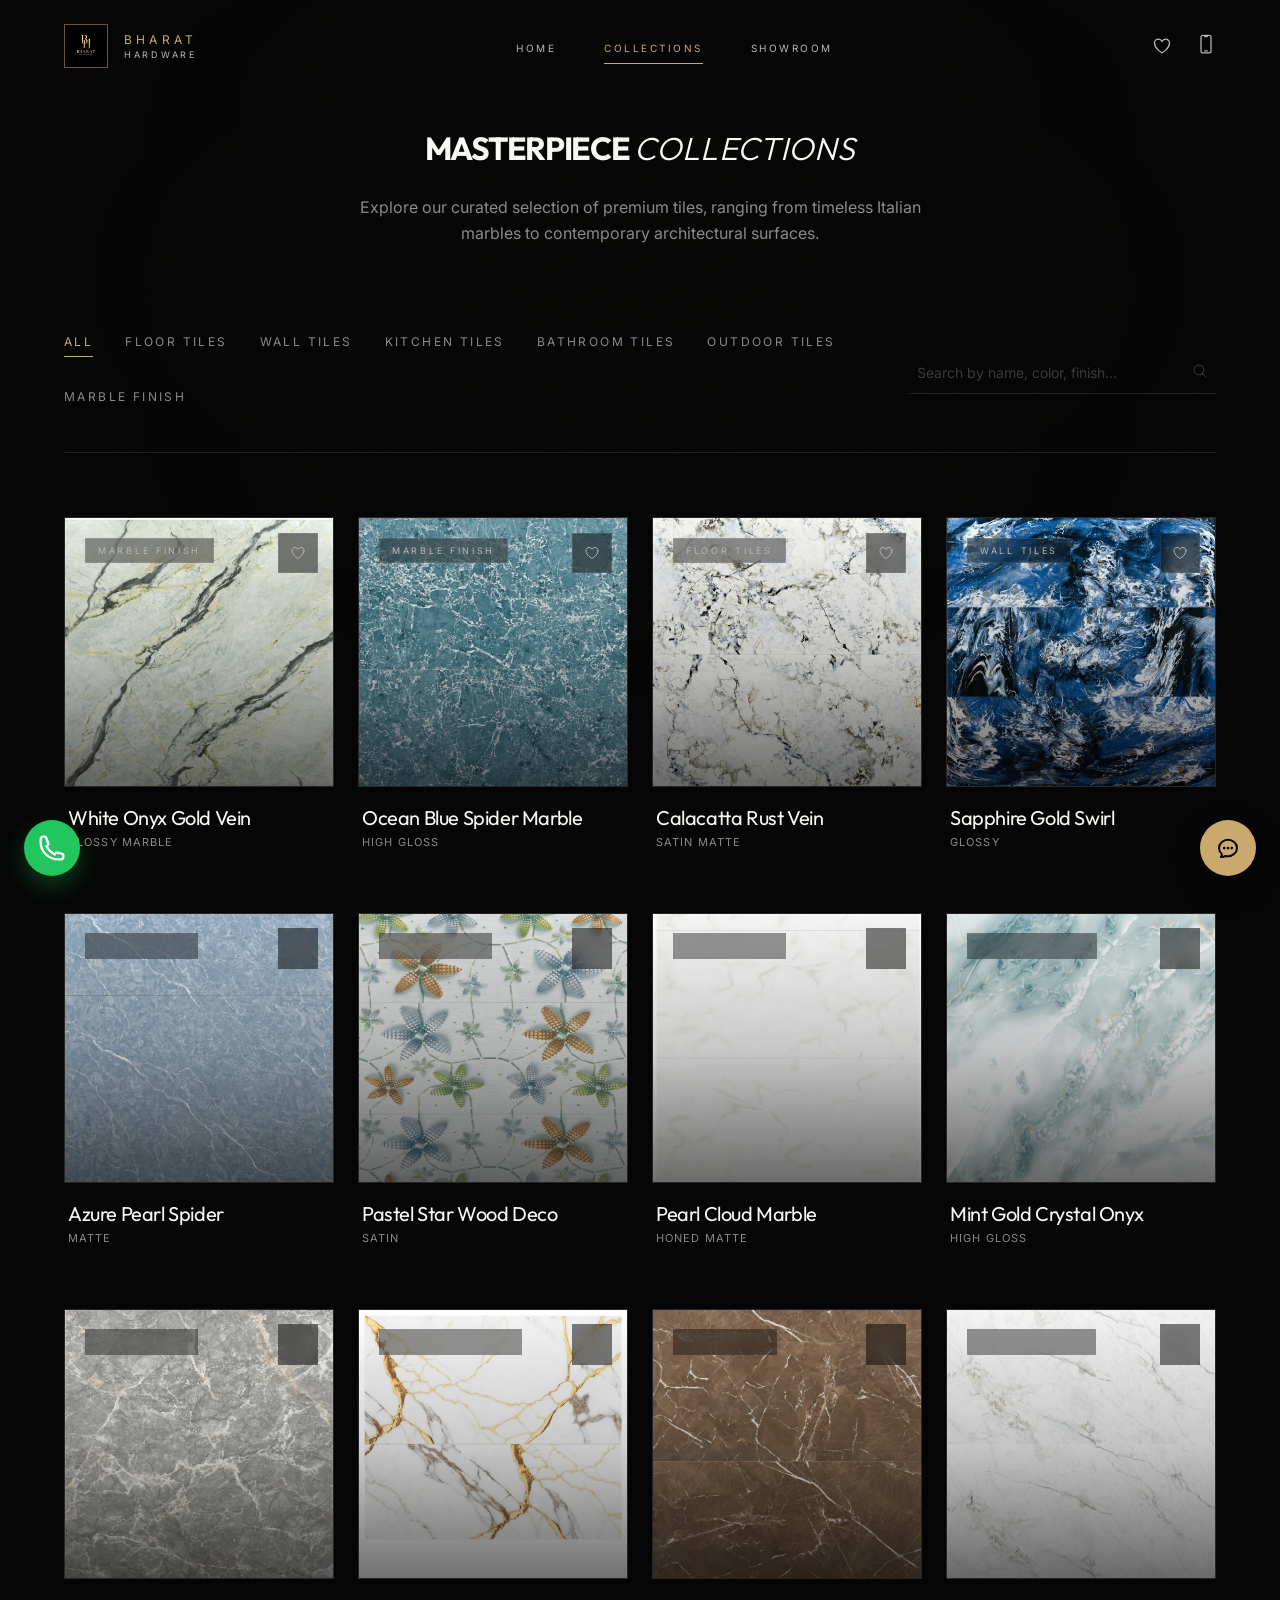
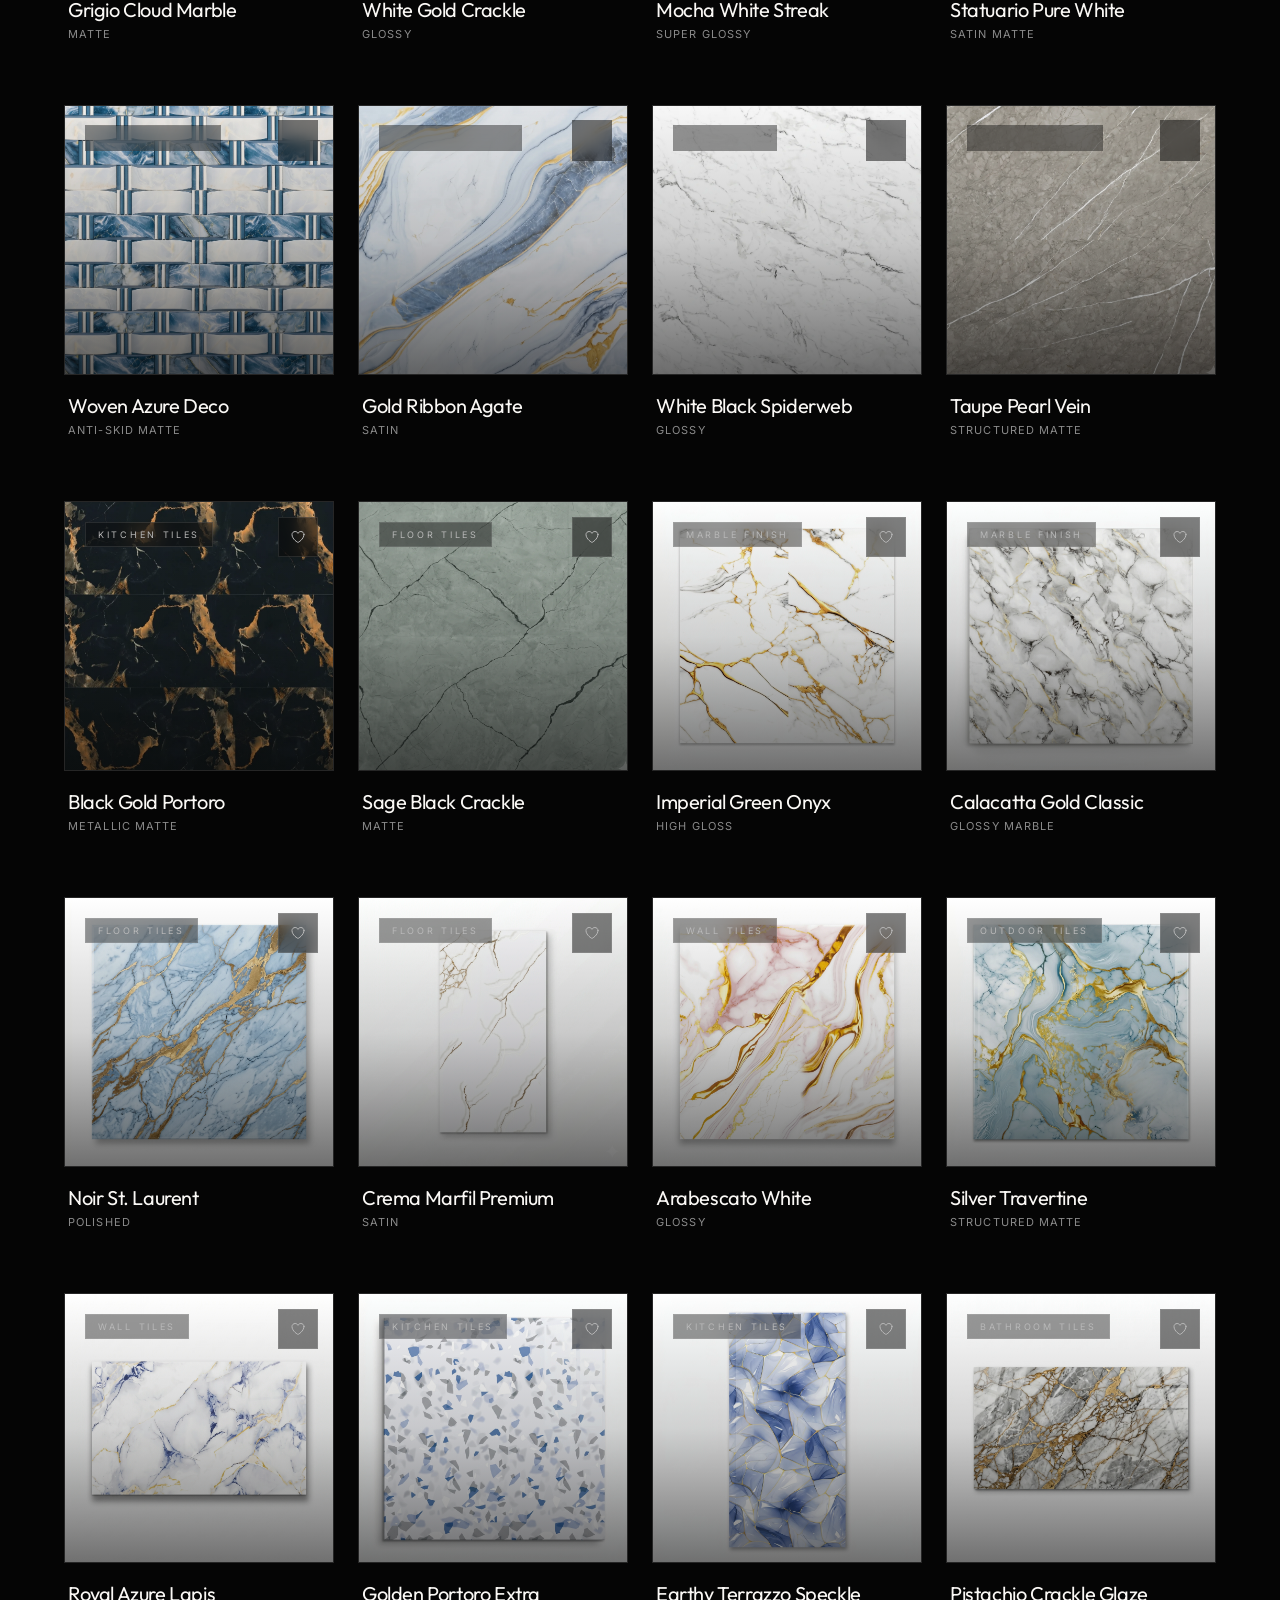
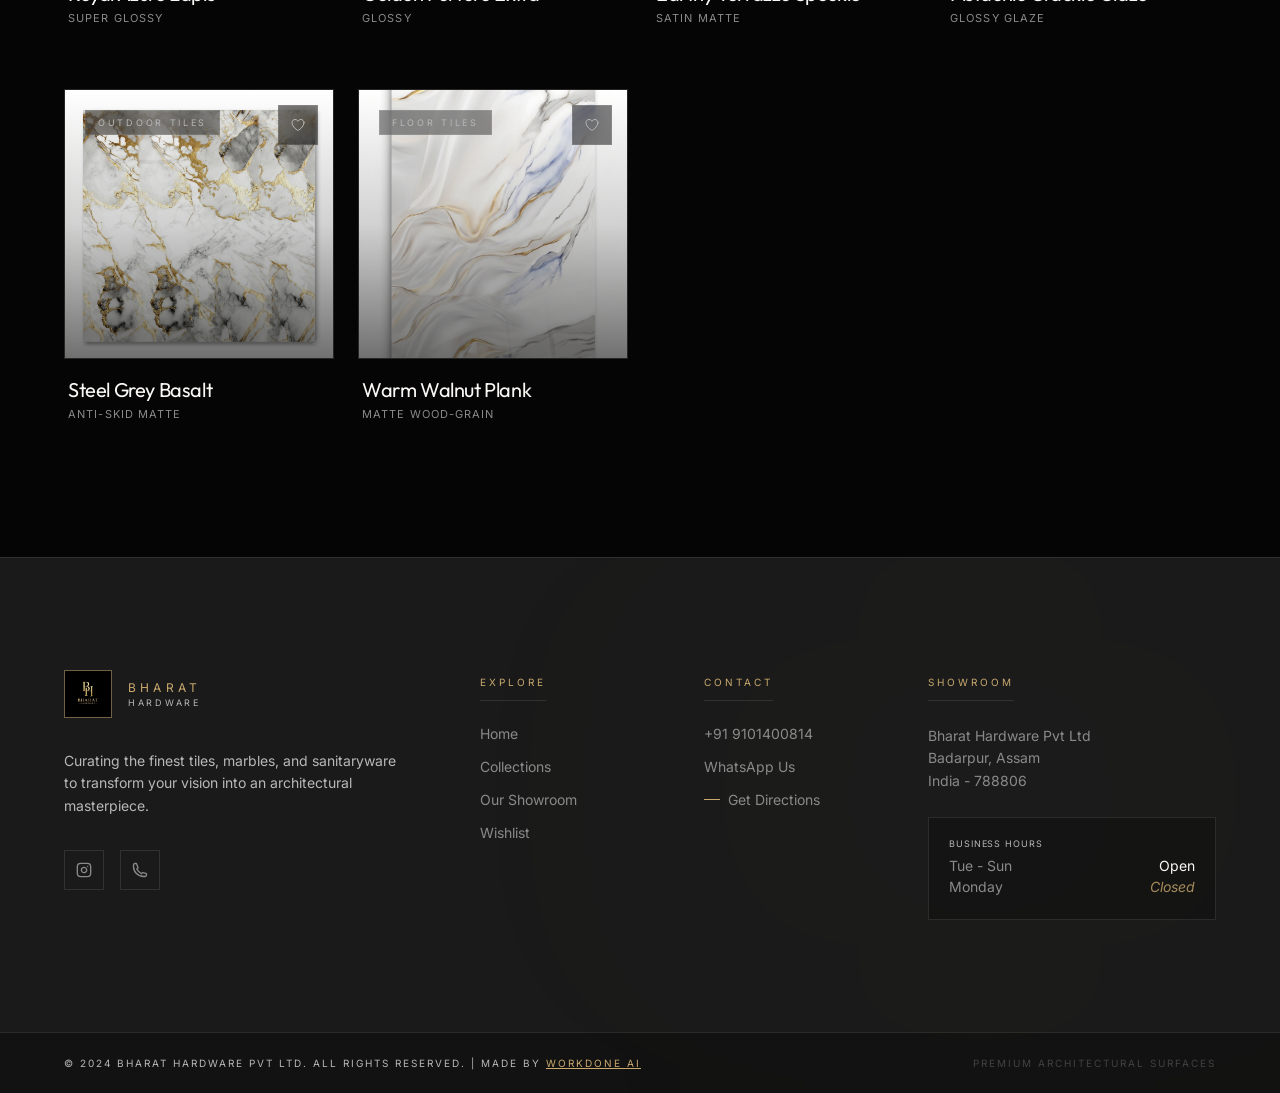
<file: tiles.html>
<!DOCTYPE html>
<html lang="en">
<head>
  <meta charset="UTF-8">
  <meta name="viewport" content="width=device-width, initial-scale=1.0">
  <title>Tile Collections | Bharat Hardware</title>
  <meta name="description" content="Explore our premium collection of luxury tiles, marbles, and surfaces.">
  <link rel="stylesheet" href="css/styles.css">
</head>
<body class="noise-overlay">

  <!-- NAVBAR -->
  <nav class="navbar">
    <div class="navbar-inner">
      <a href="index.html" class="nav-logo">
        <img src="images/logo.webp" alt="BH Logo" class="nav-logo-icon" width="44" height="44" style="object-fit: cover;" />
        <div class="nav-logo-text">
          <div class="nav-logo-brand">BHARAT</div>
          <div class="nav-logo-sub">Hardware</div>
        </div>
      </a>

      <div class="nav-links">
        <a href="index.html" class="nav-link">
          <span class="nav-link-text">Home</span>
          <div class="nav-link-line"></div>
        </a>
        <a href="tiles.html" class="nav-link active">
          <span class="nav-link-text active">Collections</span>
          <div class="nav-link-line" style="width: 100%"></div>
        </a>
        <a href="index.html#showroom" class="nav-link">
          <span class="nav-link-text">Showroom</span>
          <div class="nav-link-line"></div>
        </a>
      </div>

      <div class="nav-right">
        <a href="wishlist.html" class="nav-wishlist-btn" aria-label="Wishlist">
          <svg xmlns="http://www.w3.org/2000/svg" fill="none" viewBox="0 0 24 24" stroke-width="1.5" stroke="currentColor">
            <path stroke-linecap="round" stroke-linejoin="round" d="M21 8.25c0-2.485-2.099-4.5-4.688-4.5-1.935 0-3.597 1.126-4.312 2.733-.715-1.607-2.377-2.733-4.313-2.733C5.1 3.75 3 5.765 3 8.25c0 7.22 9 12 9 12s9-4.78 9-12z" />
          </svg>
          <span class="wishlist-badge" style="display: none;">0</span>
        </a>
        <a href="https://wa.me/919101400814" target="_blank" rel="noopener noreferrer" class="nav-whatsapp" aria-label="WhatsApp">
          <svg xmlns="http://www.w3.org/2000/svg" fill="none" viewBox="0 0 24 24" stroke-width="1.5" stroke="currentColor">
            <path stroke-linecap="round" stroke-linejoin="round" d="M10.5 1.5H8.25A2.25 2.25 0 006 3.75v16.5a2.25 2.25 0 002.25 2.25h7.5A2.25 2.25 0 0018 20.25V3.75a2.25 2.25 0 00-2.25-2.25H13.5m-3 0V3h3V1.5m-3 0h3m-3 18.75h3" />
          </svg>
        </a>
        <button class="hamburger" aria-label="Menu">
          <div class="hamburger-line"></div>
          <div class="hamburger-line"></div>
          <div class="hamburger-line"></div>
        </button>
      </div>
    </div>
  </nav>

  <!-- MOBILE MENU -->
  <div class="mobile-menu">
    <div class="mobile-menu-links">
      <a href="index.html" class="mobile-menu-link">Home</a>
      <a href="tiles.html" class="mobile-menu-link active">Collections</a>
      <a href="index.html#showroom" class="mobile-menu-link">Showroom</a>
    </div>
    <div class="mobile-menu-cta">
      <a href="https://wa.me/919101400814" target="_blank" rel="noopener noreferrer" class="btn-luxury btn-luxury-filled">
        <span>Contact Us</span>
      </a>
    </div>
  </div>

  <main class="catalog-page container-main">
    <div class="catalog-bg-glow"></div>
    
    <!-- Header -->
    <div class="catalog-header scroll-reveal">
      <h1 class="text-editorial text-4xl md:text-5xl text-secondary">
        Masterpiece <span class="text-editorial-accent text-stone-light">Collections</span>
      </h1>
      <p class="catalog-header-desc">
        Explore our curated selection of premium tiles, ranging from timeless Italian marbles to contemporary architectural surfaces.
      </p>
    </div>

    <!-- Filters -->
    <div class="catalog-filters scroll-reveal delay-100">
      <div class="catalog-tabs" id="catalog-tabs">
        <!-- Rendered by catalog.js -->
      </div>
      
      <div class="catalog-search">
        <input 
          type="text" 
          id="catalog-search"
          placeholder="Search by name, color, finish..."
        />
        <div class="catalog-search-icon">
          <svg xmlns="http://www.w3.org/2000/svg" fill="none" viewBox="0 0 24 24" stroke-width="1.5" stroke="currentColor">
            <path stroke-linecap="round" stroke-linejoin="round" d="M21 21l-5.197-5.197m0 0A7.5 7.5 0 105.196 5.196a7.5 7.5 0 0010.607 10.607z" />
          </svg>
        </div>
      </div>
    </div>

    <!-- Grid -->
    <div class="catalog-grid" id="catalog-grid">
      <!-- Rendered by catalog.js -->
    </div>

    <!-- Empty State -->
    <div class="catalog-empty" id="catalog-empty" style="display: none;">
      <div>
        <p>No designs match your specific search criteria.</p>
        <button class="btn-ghost" onclick="document.getElementById('catalog-search').value = ''; document.getElementById('catalog-search').dispatchEvent(new Event('input'));">
          Clear Search
        </button>
      </div>
    </div>
  </main>

  <!-- FOOTER -->
  <footer class="footer">
    <div class="footer-bg-glow"></div>
    <div class="footer-top">
      <div class="footer-grid">
        <div class="footer-brand">
          <div class="footer-brand-logo">
            <img src="images/logo.webp" alt="BH Logo" class="footer-brand-icon" width="48" height="48" style="object-fit: cover;" />
            <div>
              <div class="footer-brand-name">BHARAT</div>
              <div class="footer-brand-sub">Hardware</div>
            </div>
          </div>
          <p class="footer-brand-desc">Curating the finest tiles, marbles, and sanitaryware to transform your vision into an architectural masterpiece.</p>
          <div class="footer-socials">
            <a href="https://www.instagram.com/bharathardwareeee" target="_blank" rel="noopener noreferrer" class="footer-social-link">
              <svg xmlns="http://www.w3.org/2000/svg" width="24" height="24" viewBox="0 0 24 24" fill="none" stroke="currentColor" stroke-width="2" stroke-linecap="round" stroke-linejoin="round"><rect width="20" height="20" x="2" y="2" rx="5" ry="5"/><path d="M16 11.37A4 4 0 1 1 12.63 8 4 4 0 0 1 16 11.37z"/><line x1="17.5" x2="17.51" y1="6.5" y2="6.5"/></svg>
            </a>
            <a href="https://wa.me/919101400814" target="_blank" rel="noopener noreferrer" class="footer-social-link whatsapp">
              <svg xmlns="http://www.w3.org/2000/svg" fill="none" viewBox="0 0 24 24" stroke-width="2" stroke="currentColor">
                <path stroke-linecap="round" stroke-linejoin="round" d="M2.25 6.75c0 8.284 6.716 15 15 15h2.25a2.25 2.25 0 002.25-2.25v-1.372c0-.516-.351-.966-.852-1.091l-4.423-1.106c-.44-.11-.902.055-1.173.417l-.97 1.293c-2.896-1.596-5.54-4.24-7.136-7.136l1.292-.97c.363-.271.527-.734.417-1.173L6.963 3.102a1.125 1.125 0 00-1.091-.852H4.5A2.25 2.25 0 002.25 4.5v2.25z" />
              </svg>
            </a>
          </div>
        </div>

        <div class="footer-column">
          <h4>Explore</h4>
          <a href="index.html" class="footer-link">Home</a>
          <a href="tiles.html" class="footer-link">Collections</a>
          <a href="index.html#showroom" class="footer-link">Our Showroom</a>
          <a href="wishlist.html" class="footer-link">Wishlist</a>
        </div>

        <div class="footer-column">
          <h4>Contact</h4>
          <a href="tel:+919101400814" class="footer-contact-link">+91 9101400814</a>
          <a href="https://wa.me/919101400814" target="_blank" rel="noopener noreferrer" class="footer-contact-link">WhatsApp Us</a>
          <a href="https://www.google.com/maps/place/Bharat+hardware/@24.8706071,92.5578359,840m/data=!3m2!1e3!4b1!4m6!3m5!1s0x374e2d728ca3400f:0xbabaece133f0a3d9!8m2!3d24.8706072!4d92.5627068!16s%2Fg%2F11ghq5xqkj?hl=en&entry=ttu&g_ep=EgoyMDI2MDYxNi4wIKXMDSoASAFQAw%3D%3D" target="_blank" rel="noopener noreferrer" class="footer-directions mt-4">
            <span class="footer-directions-line"></span>
            Get Directions
          </a>
        </div>

        <div class="footer-column">
          <h4>Showroom</h4>
          <div class="footer-showroom">
            <p>Bharat Hardware Pvt Ltd<br/>Badarpur, Assam<br/>India - 788806</p>
          </div>
          <div class="footer-hours-box">
            <div class="footer-hours-label">Business Hours</div>
            <div class="footer-hours-row">
              <span>Tue - Sun</span>
              <span class="time">Open</span>
            </div>
            <div class="footer-hours-row">
              <span>Monday</span>
              <span class="closed">Closed</span>
            </div>
          </div>
        </div>
      </div>
    </div>
    <div class="footer-bottom">
      <div class="footer-bottom-inner">
        <div class="footer-copyright">© 2024 Bharat Hardware Pvt Ltd. All rights reserved. | Made by <a href="https://wa.me/917011873251" target="_blank" rel="noopener noreferrer" style="color: var(--color-gold); text-decoration: underline;">WorkDone AI</a></div>
        <div class="footer-tagline">Premium Architectural Surfaces</div>
      </div>
    </div>
  </footer>

  <!-- WHATSAPP FLOATING BUTTON -->
  <a href="https://wa.me/919101400814" target="_blank" rel="noopener noreferrer" class="whatsapp-float" aria-label="Chat on WhatsApp">
    <svg xmlns="http://www.w3.org/2000/svg" fill="none" viewBox="0 0 24 24" stroke-width="2" stroke="currentColor">
      <path stroke-linecap="round" stroke-linejoin="round" d="M2.25 6.75c0 8.284 6.716 15 15 15h2.25a2.25 2.25 0 002.25-2.25v-1.372c0-.516-.351-.966-.852-1.091l-4.423-1.106c-.44-.11-.902.055-1.173.417l-.97 1.293c-2.896-1.596-5.54-4.24-7.136-7.136l1.292-.97c.363-.271.527-.734.417-1.173L6.963 3.102a1.125 1.125 0 00-1.091-.852H4.5A2.25 2.25 0 002.25 4.5v2.25z" />
    </svg>
  </a>

  <!-- CHATBOT -->
  <button class="chatbot-toggle closed" aria-label="Toggle Chat">
    <svg xmlns="http://www.w3.org/2000/svg" fill="none" viewBox="0 0 24 24" stroke-width="2" stroke="currentColor">
      <path stroke-linecap="round" stroke-linejoin="round" d="M8.625 12a.375.375 0 11-.75 0 .375.375 0 01.75 0zm0 0H8.25m4.125 0a.375.375 0 11-.75 0 .375.375 0 01.75 0zm0 0H12m4.125 0a.375.375 0 11-.75 0 .375.375 0 01.75 0zm0 0h-.375M21 12c0 4.556-4.03 8.25-9 8.25a9.764 9.764 0 01-2.555-.337A5.972 5.972 0 015.41 20.97a5.969 5.969 0 01-.474-.065 4.48 4.48 0 00.978-2.025c.09-.457-.133-.901-.467-1.226C3.93 16.178 3 14.189 3 12c0-4.556 4.03-8.25 9-8.25s9 3.694 9 8.25z" />
    </svg>
  </button>

  <div class="chatbot-window">
    <div class="chatbot-header">
      <div class="chatbot-avatar"><span>B</span></div>
      <div>
        <div class="chatbot-header-title">Bharat Hardware Guide</div>
        <div class="chatbot-header-status">
          <div class="chatbot-status-dot"></div>
          <span class="chatbot-status-text">Online</span>
        </div>
      </div>
    </div>
    <div class="chatbot-messages">
      <!-- Messages injected here -->
    </div>
    <div class="chatbot-quick-actions">
      <!-- Quick actions injected here -->
    </div>
    <div class="chatbot-input-form">
      <a href="tel:+919101400814" class="chatbot-contact-btn call-btn">
        <svg xmlns="http://www.w3.org/2000/svg" fill="none" viewBox="0 0 24 24" stroke-width="1.5" stroke="currentColor">
          <path stroke-linecap="round" stroke-linejoin="round" d="M2.25 6.75c0 8.284 6.716 15 15 15h2.25a2.25 2.25 0 002.25-2.25v-1.372c0-.516-.351-.966-.852-1.091l-4.423-1.106c-.44-.11-.902.055-1.173.417l-.97 1.293c-2.896-1.596-5.54-4.24-7.136-7.136l1.292-.97c.363-.271.527-.734.417-1.173L6.963 3.102a1.125 1.125 0 00-1.091-.852H4.5A2.25 2.25 0 002.25 4.5v2.25z" />
        </svg>
        <span>Call Store</span>
      </a>
      <a href="https://wa.me/919101400814" target="_blank" rel="noopener noreferrer" class="chatbot-contact-btn wa-btn">
        <svg xmlns="http://www.w3.org/2000/svg" fill="none" viewBox="0 0 24 24" stroke-width="1.5" stroke="currentColor">
          <path stroke-linecap="round" stroke-linejoin="round" d="M8.625 12a.375.375 0 11-.75 0 .375.375 0 01.75 0zm0 0H8.25m4.125 0a.375.375 0 11-.75 0 .375.375 0 01.75 0zm0 0H12m4.125 0a.375.375 0 11-.75 0 .375.375 0 01.75 0zm0 0h-.375M21 12c0 4.556-4.03 8.25-9 8.25a9.764 9.764 0 01-2.555-.337A5.972 5.972 0 015.41 20.97a5.969 5.969 0 01-.474-.065 4.48 4.48 0 00.978-2.025c.09-.457-.133-.901-.467-1.226C3.93 16.178 3 14.189 3 12c0-4.556 4.03-8.25 9-8.25s9 3.694 9 8.25z" />
        </svg>
        <span>WhatsApp</span>
      </a>
    </div>
  </div>

  <!-- SCRIPTS -->
  <script src="js/data.js" defer></script>
  <script src="js/wishlist.js" defer></script>
  <script src="js/main.js" defer></script>
  <script src="js/catalog.js" defer></script>
</body>
</html>
</file>
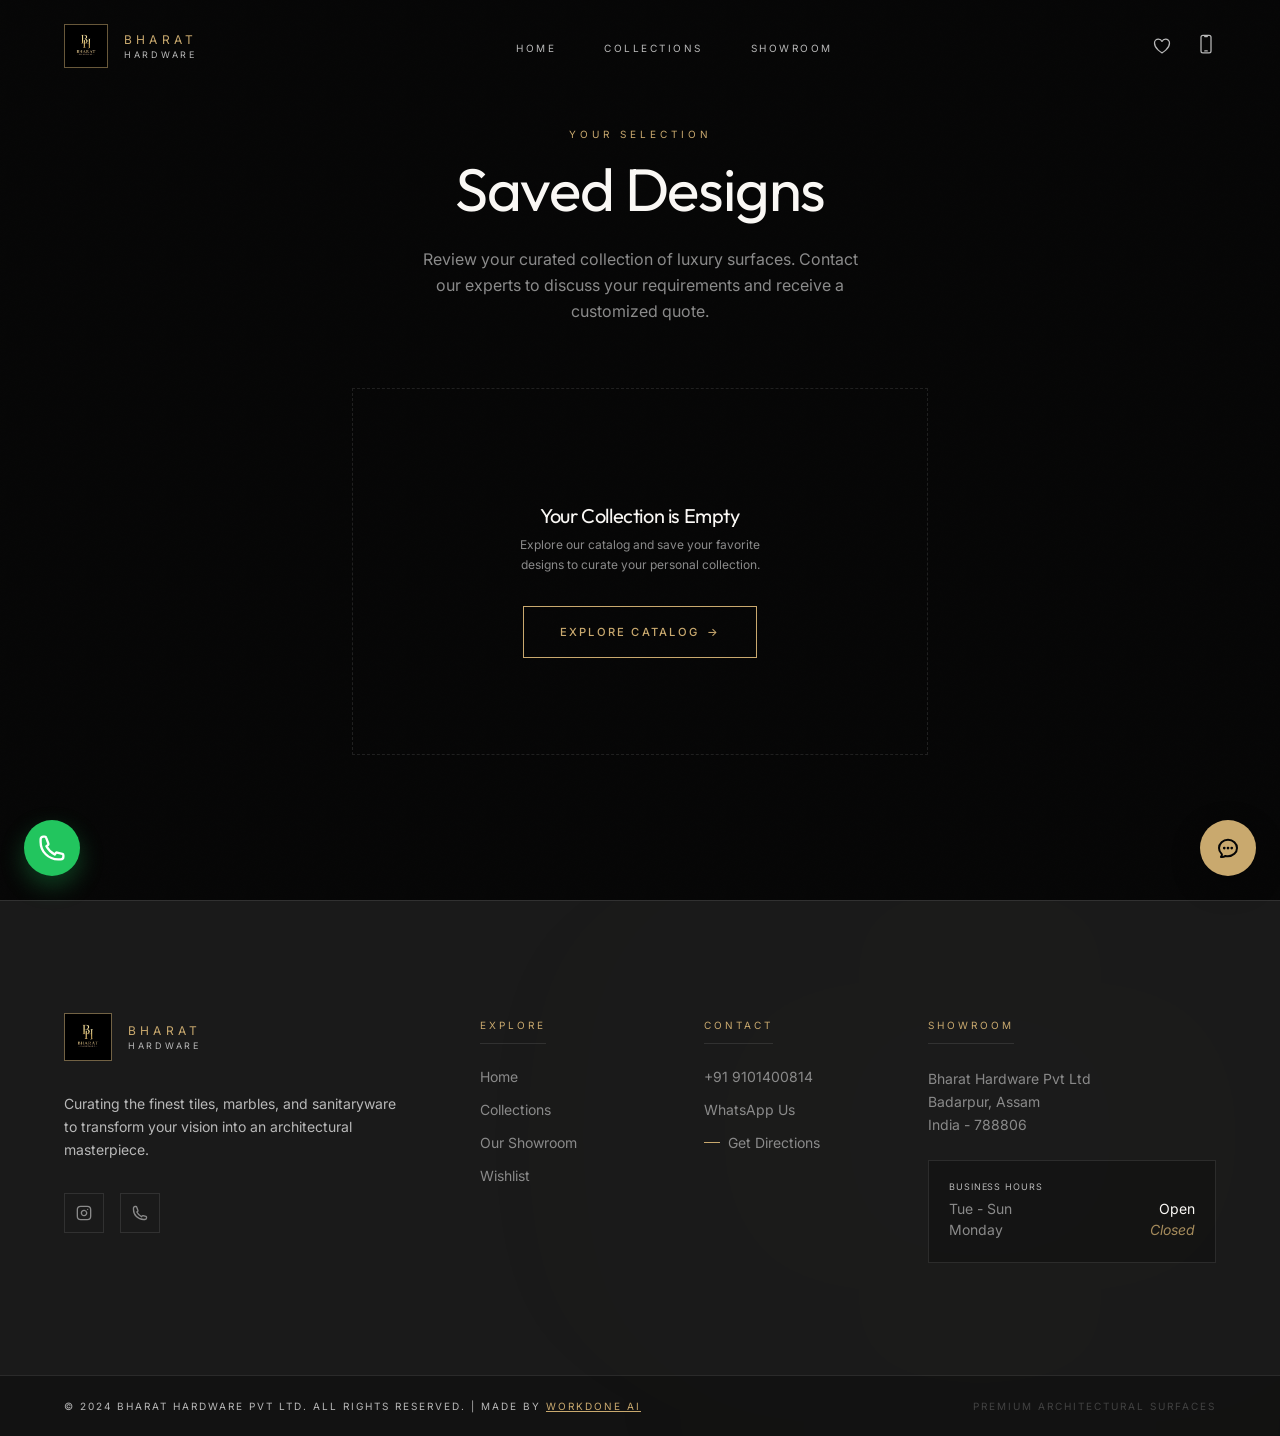
<file: wishlist.html>
<!DOCTYPE html>
<html lang="en">
<head>
  <meta charset="UTF-8">
  <meta name="viewport" content="width=device-width, initial-scale=1.0">
  <title>My Wishlist | Bharat Hardware</title>
  <meta name="description" content="View and manage your shortlisted luxury tile designs. Contact our experts at Bharat Hardware for pricing and availability.">
  <link rel="stylesheet" href="css/styles.css">
</head>
<body class="noise-overlay">

  <!-- NAVBAR -->
  <nav class="navbar">
    <div class="navbar-inner">
      <a href="index.html" class="nav-logo">
        <img src="images/logo.webp" alt="BH Logo" class="nav-logo-icon" width="44" height="44" style="object-fit: cover;" />
        <div class="nav-logo-text">
          <div class="nav-logo-brand">BHARAT</div>
          <div class="nav-logo-sub">Hardware</div>
        </div>
      </a>

      <div class="nav-links">
        <a href="index.html" class="nav-link">
          <span class="nav-link-text">Home</span>
          <div class="nav-link-line"></div>
        </a>
        <a href="tiles.html" class="nav-link">
          <span class="nav-link-text">Collections</span>
          <div class="nav-link-line"></div>
        </a>
        <a href="index.html#showroom" class="nav-link">
          <span class="nav-link-text">Showroom</span>
          <div class="nav-link-line"></div>
        </a>
      </div>

      <div class="nav-right">
        <a href="wishlist.html" class="nav-wishlist-btn" aria-label="Wishlist">
          <svg xmlns="http://www.w3.org/2000/svg" fill="none" viewBox="0 0 24 24" stroke-width="1.5" stroke="currentColor">
            <path stroke-linecap="round" stroke-linejoin="round" d="M21 8.25c0-2.485-2.099-4.5-4.688-4.5-1.935 0-3.597 1.126-4.312 2.733-.715-1.607-2.377-2.733-4.313-2.733C5.1 3.75 3 5.765 3 8.25c0 7.22 9 12 9 12s9-4.78 9-12z" />
          </svg>
          <span class="wishlist-badge" style="display: none;">0</span>
        </a>
        <a href="https://wa.me/919101400814" target="_blank" rel="noopener noreferrer" class="nav-whatsapp" aria-label="WhatsApp">
          <svg xmlns="http://www.w3.org/2000/svg" fill="none" viewBox="0 0 24 24" stroke-width="1.5" stroke="currentColor">
            <path stroke-linecap="round" stroke-linejoin="round" d="M10.5 1.5H8.25A2.25 2.25 0 006 3.75v16.5a2.25 2.25 0 002.25 2.25h7.5A2.25 2.25 0 0018 20.25V3.75a2.25 2.25 0 00-2.25-2.25H13.5m-3 0V3h3V1.5m-3 0h3m-3 18.75h3" />
          </svg>
        </a>
        <button class="hamburger" aria-label="Menu">
          <div class="hamburger-line"></div>
          <div class="hamburger-line"></div>
          <div class="hamburger-line"></div>
        </button>
      </div>
    </div>
  </nav>

  <!-- MOBILE MENU -->
  <div class="mobile-menu">
    <div class="mobile-menu-links">
      <a href="index.html" class="mobile-menu-link">Home</a>
      <a href="tiles.html" class="mobile-menu-link">Collections</a>
      <a href="index.html#showroom" class="mobile-menu-link">Showroom</a>
    </div>
    <div class="mobile-menu-cta">
      <a href="https://wa.me/919101400814" target="_blank" rel="noopener noreferrer" class="btn-luxury btn-luxury-filled">
        <span>Contact Us</span>
      </a>
    </div>
  </div>

  <main class="wishlist-page">
    <div class="wishlist-inner">
      <div class="wishlist-header scroll-reveal">
        <span class="wishlist-header-label">Your Selection</span>
        <h1>Saved Designs</h1>
        <p class="wishlist-header-desc">Review your curated collection of luxury surfaces. Contact our experts to discuss your requirements and receive a customized quote.</p>
      </div>

      <!-- Wishlist Grid -->
      <div class="wishlist-grid" id="wishlist-grid">
        <!-- Rendered by JS -->
      </div>

      <!-- Enquiry Section -->
      <div class="wishlist-enquiry scroll-reveal" id="wishlist-enquiry" style="display: none;">
        <h3>Ready to Transform Your Space?</h3>
        <p>Send us your shortlisted designs via WhatsApp for immediate assistance regarding pricing, availability, and delivery details.</p>
        <a href="#" id="mass-whatsapp-btn" target="_blank" rel="noopener noreferrer" class="btn-luxury btn-luxury-filled">
          <svg xmlns="http://www.w3.org/2000/svg" fill="none" viewBox="0 0 24 24" stroke-width="1.5" stroke="currentColor" class="w-4 h-4">
            <path stroke-linecap="round" stroke-linejoin="round" d="M2.25 6.75c0 8.284 6.716 15 15 15h2.25a2.25 2.25 0 002.25-2.25v-1.372c0-.516-.351-.966-.852-1.091l-4.423-1.106c-.44-.11-.902.055-1.173.417l-.97 1.293c-2.896-1.596-5.54-4.24-7.136-7.136l1.292-.97c.363-.271.527-.734.417-1.173L6.963 3.102a1.125 1.125 0 00-1.091-.852H4.5A2.25 2.25 0 002.25 4.5v2.25z" />
          </svg>
          <span>Enquire Selected Designs</span>
        </a>
      </div>

      <!-- Empty State -->
      <div class="wishlist-empty scroll-reveal" id="wishlist-empty" style="display: none;">
        <div class="wish
        list-empty-icon">
          <svg xmlns="http://www.w3.org/2000/svg" fill="none" viewBox="0 0 24 24" stroke="currentColor">
            <path stroke-linecap="round" stroke-linejoin="round" d="M21 8.25c0-2.485-2.099-4.5-4.688-4.5-1.935 0-3.597 1.126-4.312 2.733-.715-1.607-2.377-2.733-4.313-2.733C5.1 3.75 3 5.765 3 8.25c0 7.22 9 12 9 12s9-4.78 9-12z" />
          </svg>
        </div>
        <h3>Your Collection is Empty</h3>
        <p>Explore our catalog and save your favorite designs to curate your personal collection.</p>
        <a href="tiles.html" class="btn-luxury">
          <span>Explore Catalog</span>
          <span>→</span>
        </a>
      </div>
    </div>
  </main>

  <!-- FOOTER -->
  <footer class="footer">
    <div class="footer-bg-glow"></div>
    <div class="footer-top">
      <div class="footer-grid">
        <div class="footer-brand">
          <div class="footer-brand-logo">
            <img src="images/logo.webp" alt="BH Logo" class="footer-brand-icon" width="48" height="48" style="object-fit: cover;" />
            <div>
              <div class="footer-brand-name">BHARAT</div>
              <div class="footer-brand-sub">Hardware</div>
            </div>
          </div>
          <p class="footer-brand-desc">Curating the finest tiles, marbles, and sanitaryware to transform your vision into an architectural masterpiece.</p>
          <div class="footer-socials">
            <a href="https://www.instagram.com/bharathardwareeee" target="_blank" rel="noopener noreferrer" class="footer-social-link">
              <svg xmlns="http://www.w3.org/2000/svg" width="24" height="24" viewBox="0 0 24 24" fill="none" stroke="currentColor" stroke-width="2" stroke-linecap="round" stroke-linejoin="round"><rect width="20" height="20" x="2" y="2" rx="5" ry="5"/><path d="M16 11.37A4 4 0 1 1 12.63 8 4 4 0 0 1 16 11.37z"/><line x1="17.5" x2="17.51" y1="6.5" y2="6.5"/></svg>
            </a>
            <a href="https://wa.me/919101400814" target="_blank" rel="noopener noreferrer" class="footer-social-link whatsapp">
              <svg xmlns="http://www.w3.org/2000/svg" fill="none" viewBox="0 0 24 24" stroke-width="2" stroke="currentColor">
                <path stroke-linecap="round" stroke-linejoin="round" d="M2.25 6.75c0 8.284 6.716 15 15 15h2.25a2.25 2.25 0 002.25-2.25v-1.372c0-.516-.351-.966-.852-1.091l-4.423-1.106c-.44-.11-.902.055-1.173.417l-.97 1.293c-2.896-1.596-5.54-4.24-7.136-7.136l1.292-.97c.363-.271.527-.734.417-1.173L6.963 3.102a1.125 1.125 0 00-1.091-.852H4.5A2.25 2.25 0 002.25 4.5v2.25z" />
              </svg>
            </a>
          </div>
        </div>

        <div class="footer-column">
          <h4>Explore</h4>
          <a href="index.html" class="footer-link">Home</a>
          <a href="tiles.html" class="footer-link">Collections</a>
          <a href="index.html#showroom" class="footer-link">Our Showroom</a>
          <a href="wishlist.html" class="footer-link">Wishlist</a>
        </div>

        <div class="footer-column">
          <h4>Contact</h4>
          <a href="tel:+919101400814" class="footer-contact-link">+91 9101400814</a>
          <a href="https://wa.me/919101400814" target="_blank" rel="noopener noreferrer" class="footer-contact-link">WhatsApp Us</a>
          <a href="https://www.google.com/maps/place/Bharat+hardware/@24.8706071,92.5578359,840m/data=!3m2!1e3!4b1!4m6!3m5!1s0x374e2d728ca3400f:0xbabaece133f0a3d9!8m2!3d24.8706072!4d92.5627068!16s%2Fg%2F11ghq5xqkj?hl=en&entry=ttu&g_ep=EgoyMDI2MDYxNi4wIKXMDSoASAFQAw%3D%3D" target="_blank" rel="noopener noreferrer" class="footer-directions mt-4">
            <span class="footer-directions-line"></span>
            Get Directions
          </a>
        </div>

        <div class="footer-column">
          <h4>Showroom</h4>
          <div class="footer-showroom">
            <p>Bharat Hardware Pvt Ltd<br/>Badarpur, Assam<br/>India - 788806</p>
          </div>
          <div class="footer-hours-box">
            <div class="footer-hours-label">Business Hours</div>
            <div class="footer-hours-row">
              <span>Tue - Sun</span>
              <span class="time">Open</span>
            </div>
            <div class="footer-hours-row">
              <span>Monday</span>
              <span class="closed">Closed</span>
            </div>
          </div>
        </div>
      </div>
    </div>
    <div class="footer-bottom">
      <div class="footer-bottom-inner">
        <div class="footer-copyright">© 2024 Bharat Hardware Pvt Ltd. All rights reserved. | Made by <a href="https://wa.me/917011873251" target="_blank" rel="noopener noreferrer" style="color: var(--color-gold); text-decoration: underline;">WorkDone AI</a></div>
        <div class="footer-tagline">Premium Architectural Surfaces</div>
      </div>
    </div>
  </footer>

  <!-- WHATSAPP FLOATING BUTTON -->
  <a href="https://wa.me/919101400814" target="_blank" rel="noopener noreferrer" class="whatsapp-float" aria-label="Chat on WhatsApp">
    <svg xmlns="http://www.w3.org/2000/svg" fill="none" viewBox="0 0 24 24" stroke-width="2" stroke="currentColor">
      <path stroke-linecap="round" stroke-linejoin="round" d="M2.25 6.75c0 8.284 6.716 15 15 15h2.25a2.25 2.25 0 002.25-2.25v-1.372c0-.516-.351-.966-.852-1.091l-4.423-1.106c-.44-.11-.902.055-1.173.417l-.97 1.293c-2.896-1.596-5.54-4.24-7.136-7.136l1.292-.97c.363-.271.527-.734.417-1.173L6.963 3.102a1.125 1.125 0 00-1.091-.852H4.5A2.25 2.25 0 002.25 4.5v2.25z" />
    </svg>
  </a>

  <!-- CHATBOT -->
  <button class="chatbot-toggle closed" aria-label="Toggle Chat">
    <svg xmlns="http://www.w3.org/2000/svg" fill="none" viewBox="0 0 24 24" stroke-width="2" stroke="currentColor">
      <path stroke-linecap="round" stroke-linejoin="round" d="M8.625 12a.375.375 0 11-.75 0 .375.375 0 01.75 0zm0 0H8.25m4.125 0a.375.375 0 11-.75 0 .375.375 0 01.75 0zm0 0H12m4.125 0a.375.375 0 11-.75 0 .375.375 0 01.75 0zm0 0h-.375M21 12c0 4.556-4.03 8.25-9 8.25a9.764 9.764 0 01-2.555-.337A5.972 5.972 0 015.41 20.97a5.969 5.969 0 01-.474-.065 4.48 4.48 0 00.978-2.025c.09-.457-.133-.901-.467-1.226C3.93 16.178 3 14.189 3 12c0-4.556 4.03-8.25 9-8.25s9 3.694 9 8.25z" />
    </svg>
  </button>

  <div class="chatbot-window">
    <div class="chatbot-header">
      <div class="chatbot-avatar"><span>B</span></div>
      <div>
        <div class="chatbot-header-title">Bharat Hardware Guide</div>
        <div class="chatbot-header-status">
          <div class="chatbot-status-dot"></div>
          <span class="chatbot-status-text">Online</span>
        </div>
      </div>
    </div>
    <div class="chatbot-messages">
      <!-- Messages injected here -->
    </div>
    <div class="chatbot-quick-actions">
      <!-- Quick actions injected here -->
    </div>
    <div class="chatbot-input-form">
      <a href="tel:+919101400814" class="chatbot-contact-btn call-btn">
        <svg xmlns="http://www.w3.org/2000/svg" fill="none" viewBox="0 0 24 24" stroke-width="1.5" stroke="currentColor">
          <path stroke-linecap="round" stroke-linejoin="round" d="M2.25 6.75c0 8.284 6.716 15 15 15h2.25a2.25 2.25 0 002.25-2.25v-1.372c0-.516-.351-.966-.852-1.091l-4.423-1.106c-.44-.11-.902.055-1.173.417l-.97 1.293c-2.896-1.596-5.54-4.24-7.136-7.136l1.292-.97c.363-.271.527-.734.417-1.173L6.963 3.102a1.125 1.125 0 00-1.091-.852H4.5A2.25 2.25 0 002.25 4.5v2.25z" />
        </svg>
        <span>Call Store</span>
      </a>
      <a href="https://wa.me/919101400814" target="_blank" rel="noopener noreferrer" class="chatbot-contact-btn wa-btn">
        <svg xmlns="http://www.w3.org/2000/svg" fill="none" viewBox="0 0 24 24" stroke-width="1.5" stroke="currentColor">
          <path stroke-linecap="round" stroke-linejoin="round" d="M8.625 12a.375.375 0 11-.75 0 .375.375 0 01.75 0zm0 0H8.25m4.125 0a.375.375 0 11-.75 0 .375.375 0 01.75 0zm0 0H12m4.125 0a.375.375 0 11-.75 0 .375.375 0 01.75 0zm0 0h-.375M21 12c0 4.556-4.03 8.25-9 8.25a9.764 9.764 0 01-2.555-.337A5.972 5.972 0 015.41 20.97a5.969 5.969 0 01-.474-.065 4.48 4.48 0 00.978-2.025c.09-.457-.133-.901-.467-1.226C3.93 16.178 3 14.189 3 12c0-4.556 4.03-8.25 9-8.25s9 3.694 9 8.25z" />
        </svg>
        <span>WhatsApp</span>
      </a>
    </div>
  </div>

  <!-- SCRIPTS -->
  <script src="js/data.js" defer></script>
  <script src="js/wishlist.js" defer></script>
  <script src="js/main.js" defer></script>
  <script src="js/wishlist-page.js" defer></script>
</body>
</html>
</file>
<file: css/styles.css>
@import url('https://fonts.googleapis.com/css2?family=Outfit:wght@300;400;500;600;700&family=Inter:wght@300;400;500;600&display=swap');

/* ===== CSS CUSTOM PROPERTIES (from Tailwind @theme) ===== */
:root {
  --color-background: #050505;
  --color-foreground: #FAF8F5;
  --color-primary: #050505;
  --color-secondary: #FAF8F5;
  --color-gold: #C9A96E;
  --color-gold-light: #D4B87A;
  --color-gold-dark: #A88B52;
  --color-beige: #D4C5A9;
  --color-stone: #8A8A8A;
  --color-stone-dark: #3A3A3A;
  --color-stone-light: #B8B8B8;
  --color-cream: #F5F0E8;
  --color-charcoal: #1A1A1A;
  --color-dark-card: #0D0D0D;
  --color-glass: rgba(255, 255, 255, 0.05);
  --color-glass-border: rgba(255, 255, 255, 0.1);
  --color-glass-hover: rgba(255, 255, 255, 0.08);
  --font-heading: 'Outfit', sans-serif;
  --font-body: 'Inter', sans-serif;
  --font-accent: 'Outfit', sans-serif;
}

/* ===== BASE STYLES ===== */
* {
  margin: 0;
  padding: 0;
  box-sizing: border-box;
  -webkit-tap-highlight-color: transparent;
}

html {
  scroll-behavior: smooth;
  scrollbar-width: thin;
  scrollbar-color: var(--color-gold) var(--color-primary);
}

body {
  background: var(--color-background);
  color: var(--color-foreground);
  font-family: var(--font-body);
  overflow-x: hidden;
  width: 100%;
  max-width: 100vw;
  -webkit-font-smoothing: antialiased;
  -moz-osx-font-smoothing: grayscale;
  min-height: 100vh;
  display: flex;
  flex-direction: column;
}

/* Italian-style luxury tile pattern overlay */
body::before {
  content: '';
  position: fixed;
  inset: 0;
  pointer-events: none;
  z-index: 0;
  opacity: 0.04;
  background-image: url("data:image/svg+xml,%3Csvg xmlns='http://www.w3.org/2000/svg' width='80' height='80' viewBox='0 0 80 80'%3E%3Crect x='0' y='0' width='80' height='80' fill='none' stroke='%23FAF8F5' stroke-width='1' opacity='0.3'/%3E%3Cpath d='M40 0 L80 40 L40 80 L0 40 Z' fill='none' stroke='%23C9A96E' stroke-width='1.2' opacity='0.4'/%3E%3Ccircle cx='40' cy='40' r='12' fill='none' stroke='%23FAF8F5' stroke-width='1' opacity='0.3'/%3E%3Cpath d='M40 20 L44 36 L60 40 L44 44 L40 60 L36 44 L20 40 L36 36 Z' fill='none' stroke='%23C9A96E' stroke-width='1.5' opacity='0.5'/%3E%3Cpath d='M0 10 Q10 10 10 0' fill='none' stroke='%23FAF8F5' stroke-width='1' opacity='0.3'/%3E%3Cpath d='M80 10 Q70 10 70 0' fill='none' stroke='%23FAF8F5' stroke-width='1' opacity='0.3'/%3E%3Cpath d='M80 70 Q70 70 70 80' fill='none' stroke='%23FAF8F5' stroke-width='1' opacity='0.3'/%3E%3Cpath d='M0 70 Q10 70 10 80' fill='none' stroke='%23FAF8F5' stroke-width='1' opacity='0.3'/%3E%3C/svg%3E");
  background-size: 80px 80px;
}

::selection {
  background: var(--color-gold);
  color: var(--color-primary);
}

::-webkit-scrollbar {
  width: 6px;
}

::-webkit-scrollbar-track {
  background: var(--color-primary);
}

::-webkit-scrollbar-thumb {
  background: var(--color-gold);
  border-radius: 3px;
}

a {
  text-decoration: none;
  color: inherit;
}

img {
  max-width: 100%;
  height: auto;
}

button {
  cursor: pointer;
  font-family: inherit;
}

/* ===== TYPOGRAPHY ===== */
h1, h2, h3, h4, h5, h6 {
  font-family: var(--font-heading);
  font-weight: 400;
  letter-spacing: -0.02em;
  line-height: 1.1;
}

.text-editorial {
  font-family: var(--font-heading);
  font-weight: 700;
  letter-spacing: -0.04em;
  line-height: 0.88;
  text-transform: uppercase;
}

.text-editorial-accent {
  font-family: var(--font-accent);
  font-style: italic;
  font-weight: 300;
  letter-spacing: 0.02em;
  line-height: 1.3;
}

.text-label {
  font-family: var(--font-body);
  font-size: 0.625rem;
  font-weight: 400;
  letter-spacing: 0.4em;
  text-transform: uppercase;
  color: var(--color-gold);
}

.text-label-lg {
  font-family: var(--font-body);
  font-size: 0.75rem;
  font-weight: 500;
  letter-spacing: 0.3em;
  text-transform: uppercase;
  color: var(--color-gold);
}

/* ===== LUXURY BUTTON STYLES ===== */
.btn-luxury {
  display: inline-flex;
  align-items: center;
  gap: 0.5rem;
  padding: clamp(0.75rem, 2vw, 1.125rem) clamp(1.25rem, 3vw, 2.25rem);
  font-family: var(--font-body);
  font-size: 0.7rem;
  font-weight: 500;
  letter-spacing: 0.2em;
  text-transform: uppercase;
  border: 1px solid var(--color-gold);
  color: var(--color-gold);
  background: transparent;
  cursor: pointer;
  transition: all 0.5s cubic-bezier(0.25, 0.46, 0.45, 0.94), color 0.2s ease 0.15s;
  position: relative;
  overflow: hidden;
}

.btn-luxury::before {
  content: '';
  position: absolute;
  top: 0;
  left: -100%;
  width: 100%;
  height: 100%;
  background: var(--color-gold);
  transition: left 0.5s cubic-bezier(0.25, 0.46, 0.45, 0.94);
  z-index: 0;
}

.btn-luxury:hover::before {
  left: 0;
}

.btn-luxury:hover {
  color: var(--color-primary);
  border-color: var(--color-gold);
}

.btn-luxury span,
.btn-luxury svg {
  position: relative;
  z-index: 1;
}

.btn-luxury-filled {
  background: var(--color-gold);
  color: var(--color-primary);
  border: 1px solid var(--color-gold);
  transition: all 0.5s cubic-bezier(0.25, 0.46, 0.45, 0.94), color 0.2s ease 0.15s;
}

.btn-luxury-filled::before {
  background: var(--color-primary);
}

.btn-luxury-filled:hover {
  color: var(--color-gold);
  border-color: var(--color-gold);
}

.btn-ghost {
  display: inline-flex;
  align-items: center;
  gap: 0.5rem;
  font-family: var(--font-body);
  font-size: 0.65rem;
  font-weight: 400;
  letter-spacing: 0.2em;
  text-transform: uppercase;
  color: var(--color-stone-light);
  background: transparent;
  border: none;
  cursor: pointer;
  padding: 0.5rem 0;
  border-bottom: 1px solid transparent;
  transition: all 0.4s ease;
}

.btn-ghost:hover {
  color: var(--color-gold);
  border-bottom-color: var(--color-gold);
}

/* ===== GLASSMORPHISM ===== */
.glass {
  background: rgba(255, 255, 255, 0.03);
  backdrop-filter: blur(20px);
  -webkit-backdrop-filter: blur(20px);
  border: 1px solid rgba(255, 255, 255, 0.08);
}

.glass-card {
  background: rgba(255, 255, 255, 0.03);
  backdrop-filter: blur(16px);
  -webkit-backdrop-filter: blur(16px);
  border: 1px solid rgba(255, 255, 255, 0.06);
  transition: all 0.5s cubic-bezier(0.25, 0.46, 0.45, 0.94);
}

.glass-card:hover {
  background: rgba(255, 255, 255, 0.06);
  border-color: rgba(201, 169, 110, 0.25);
  transform: translateY(-4px);
}

.glass-elevated {
  background: rgba(13, 13, 13, 0.7);
  backdrop-filter: blur(24px) saturate(1.2);
  -webkit-backdrop-filter: blur(24px) saturate(1.2);
  border: 1px solid rgba(255, 255, 255, 0.06);
}

/* ===== TILE IMAGE PLACEHOLDER GRADIENTS ===== */
.tile-gradient-1 { background: linear-gradient(135deg, #f5f0e8 0%, #e8e0d0 50%, #f0ebe3 100%); }
.tile-gradient-2 { background: linear-gradient(135deg, #1a1a1a 0%, #2d2d2d 50%, #1f1f1f 100%); }
.tile-gradient-3 { background: linear-gradient(135deg, #3a2a1a 0%, #4d3b28 50%, #3f2e1e 100%); }
.tile-gradient-4 { background: linear-gradient(135deg, #f8f5f0 0%, #ece7de 50%, #f0ebe3 100%); }
.tile-gradient-5 { background: linear-gradient(135deg, #6a6a6a 0%, #808080 50%, #727272 100%); }
.tile-gradient-6 { background: linear-gradient(135deg, #d4c5a9 0%, #c4b595 50%, #d0c1a3 100%); }
.tile-gradient-7 { background: linear-gradient(135deg, #8B7355 0%, #9B8365 50%, #8F7759 100%); }
.tile-gradient-8 { background: linear-gradient(135deg, #c9a96e 0%, #d4b87a 50%, #cdb072 100%); }
.tile-gradient-9 { background: linear-gradient(135deg, #c4a97d 0%, #b39b6e 50%, #c0a579 100%); }
.tile-gradient-10 { background: linear-gradient(135deg, #eee8df 0%, #e0d8cd 50%, #e8e1d7 100%); }
.tile-gradient-11 { background: linear-gradient(135deg, #0a0a0a 0%, #151515 50%, #0f0f0f 100%); }
.tile-gradient-12 { background: linear-gradient(135deg, #e8dcc8 0%, #ddd0b8 50%, #e3d6c2 100%); }
.tile-gradient-13 { background: linear-gradient(135deg, #8B5E3C 0%, #9B6E4C 50%, #8F6240 100%); }
.tile-gradient-14 { background: linear-gradient(135deg, #e8eef0 0%, #dce5e8 50%, #e3eaed 100%); }
.tile-gradient-15 { background: linear-gradient(135deg, #d4a5a5 0%, #c49595 50%, #cf9f9f 100%); }
.tile-gradient-16 { background: linear-gradient(135deg, #a0a0a0 0%, #b0b0b0 50%, #a8a8a8 100%); }
.tile-gradient-17 { background: linear-gradient(135deg, #8B6914 0%, #9B7924 50%, #8F6D18 100%); }
.tile-gradient-18 { background: linear-gradient(135deg, #3a3a3a 0%, #4a4a4a 50%, #404040 100%); }

/* ===== ROOM VISUALIZATION PLACEHOLDER ===== */
.room-placeholder {
  background: linear-gradient(145deg, #1a1a1a 0%, #2a2a2a 30%, #1e1e1e 70%, #252525 100%);
  position: relative;
  overflow: hidden;
}

.room-placeholder::after {
  content: '';
  position: absolute;
  inset: 0;
  background: 
    linear-gradient(90deg, transparent 49%, rgba(255,255,255,0.02) 49%, rgba(255,255,255,0.02) 51%, transparent 51%),
    linear-gradient(0deg, transparent 49%, rgba(255,255,255,0.02) 49%, rgba(255,255,255,0.02) 51%, transparent 51%);
  background-size: 60px 60px;
}

/* ===== ANIMATIONS ===== */
@keyframes marquee {
  0% { transform: translateX(0); }
  100% { transform: translateX(-50%); }
}

.marquee-track {
  animation: marquee 35s linear infinite;
}

.marquee-track:hover {
  animation-play-state: paused;
}

@keyframes float {
  0%, 100% { transform: translateY(0px); }
  50% { transform: translateY(-10px); }
}

@keyframes shimmer {
  0% { background-position: -200% 0; }
  100% { background-position: 200% 0; }
}

@keyframes pulse-gold {
  0%, 100% { box-shadow: 0 0 0 0 rgba(201, 169, 110, 0.4); }
  50% { box-shadow: 0 0 0 12px rgba(201, 169, 110, 0); }
}

@keyframes reveal-up {
  0% { opacity: 0; transform: translateY(60px); }
  100% { opacity: 1; transform: translateY(0); }
}

@keyframes line-expand {
  0% { width: 0; }
  100% { width: 80px; }
}

@keyframes fade-in {
  0% { opacity: 0; }
  100% { opacity: 1; }
}

@keyframes bounce {
  0%, 100% { transform: translateY(0); }
  50% { transform: translateY(-25%); }
}

@keyframes scroll-bob {
  0%, 100% { transform: translateY(0); }
  50% { transform: translateY(8px); }
}

@keyframes hero-float {
  0%, 100% { transform: translateY(0); }
  50% { transform: translateY(-8px); }
}

@keyframes scale-breathe {
  0%, 100% { transform: scale(1); }
  50% { transform: scale(1.05); }
}

@keyframes nav-slide-down {
  0% { transform: translateY(-100%); }
  100% { transform: translateY(0); }
}

/* Scroll reveal animation classes */
@keyframes scrollRevealUp {
  0% { opacity: 0; transform: translateY(40px); }
  100% { opacity: 1; transform: translateY(0); }
}

@keyframes scrollRevealScale {
  0% { opacity: 0; transform: scale(0.95); }
  100% { opacity: 1; transform: scale(1); }
}

@keyframes heroTextReveal {
  0% { transform: translateY(100%); }
  100% { transform: translateY(0); }
}

@keyframes lineScaleX {
  0% { transform: scaleX(0); }
  100% { transform: scaleX(1); }
}

@keyframes whatsappPop {
  0% { transform: scale(0); opacity: 0; }
  100% { transform: scale(1); opacity: 1; }
}

.animate-float {
  animation: float 6s ease-in-out infinite;
}

.animate-shimmer {
  background: linear-gradient(90deg, transparent 0%, rgba(201,169,110,0.1) 50%, transparent 100%);
  background-size: 200% 100%;
  animation: shimmer 3s ease-in-out infinite;
}

.animate-pulse-gold {
  animation: pulse-gold 2s ease-in-out infinite;
}

.animate-scale-breathe {
  animation: scale-breathe 20s ease-in-out infinite;
}

/* Scroll-triggered reveal system */
.scroll-reveal {
  opacity: 0;
  transform: translateY(40px);
  transition: opacity 0.7s ease, transform 0.7s ease;
}

.scroll-reveal.revealed {
  opacity: 1;
  transform: translateY(0);
}

.scroll-reveal-scale {
  opacity: 0;
  transform: scale(0.95);
  transition: opacity 0.8s ease, transform 0.8s ease;
}

.scroll-reveal-scale.revealed {
  opacity: 1;
  transform: scale(1);
}

/* Staggered delays */
.delay-100 { transition-delay: 0.1s; }
.delay-150 { transition-delay: 0.15s; }
.delay-200 { transition-delay: 0.2s; }
.delay-300 { transition-delay: 0.3s; }
.delay-400 { transition-delay: 0.4s; }
.delay-500 { transition-delay: 0.5s; }
.delay-600 { transition-delay: 0.6s; }
.delay-700 { transition-delay: 0.7s; }
.delay-800 { transition-delay: 0.8s; }
.delay-900 { transition-delay: 0.9s; }
.delay-1000 { transition-delay: 1.0s; }
.delay-1100 { transition-delay: 1.1s; }

/* ===== DIVIDERS ===== */
.divider-gold {
  height: 1px;
  background: linear-gradient(90deg, transparent, var(--color-gold), transparent);
  opacity: 0.3;
}

.divider-vertical {
  width: 1px;
  background: linear-gradient(180deg, transparent, rgba(255,255,255,0.1), transparent);
}

/* ===== UTILITY CLASSES ===== */
.text-gradient-gold {
  background: linear-gradient(135deg, var(--color-gold) 0%, var(--color-gold-light) 50%, var(--color-beige) 100%);
  -webkit-background-clip: text;
  -webkit-text-fill-color: transparent;
  background-clip: text;
}

.border-gradient-gold {
  border-image: linear-gradient(135deg, var(--color-gold), var(--color-beige)) 1;
}

.line-clamp-2 {
  display: -webkit-box;
  -webkit-line-clamp: 2;
  line-clamp: 2;
  -webkit-box-orient: vertical;
  overflow: hidden;
}

.section-luxury {
  padding-top: 7rem;
  padding-bottom: 7rem;
}

@media (min-width: 768px) {
  .section-luxury {
    padding-top: 9rem;
    padding-bottom: 9rem;
  }
}

.noise-overlay::before {
  content: '';
  position: absolute;
  inset: 0;
  opacity: 0.015;
  background-image: url("data:image/svg+xml,%3Csvg viewBox='0 0 256 256' xmlns='http://www.w3.org/2000/svg'%3E%3Cfilter id='noiseFilter'%3E%3CfeTurbulence type='fractalNoise' baseFrequency='0.65' numOctaves='3' stitchTiles='stitch'/%3E%3C/filter%3E%3Crect width='100%25' height='100%25' filter='url(%23noiseFilter)'/%3E%3C/svg%3E");
  pointer-events: none;
  z-index: 1;
}

/* ===== LAYOUT UTILITIES ===== */
.container-main {
  max-width: 1600px;
  margin: 0 auto;
  padding-left: clamp(1rem, 3vw, 1.5rem);
  padding-right: clamp(1rem, 3vw, 1.5rem);
}

@media (min-width: 768px) {
  .container-main {
    padding-left: 3rem;
    padding-right: 3rem;
  }
}

@media (min-width: 1024px) {
  .container-main {
    padding-left: 4rem;
    padding-right: 4rem;
  }
}

.flex-1 { flex: 1; }

/* ===== NAVBAR ===== */
.navbar {
  position: fixed;
  top: 0;
  left: 0;
  right: 0;
  z-index: 50;
  transition: all 0.5s ease;
  border-bottom: 1px solid transparent;
  padding: 1.5rem 0;
  background: transparent;
  animation: nav-slide-down 0.8s cubic-bezier(0.25, 0.46, 0.45, 0.94);
}

.navbar.scrolled {
  background: rgba(13, 13, 13, 0.7);
  backdrop-filter: blur(24px) saturate(1.2);
  -webkit-backdrop-filter: blur(24px) saturate(1.2);
  border-bottom: 1px solid rgba(255, 255, 255, 0.05);
  padding: 1rem 0;
}

.navbar-inner {
  max-width: 1600px;
  margin: 0 auto;
  padding: 0 1.5rem;
  display: flex;
  align-items: center;
  justify-content: space-between;
}

@media (min-width: 768px) {
  .navbar-inner { padding: 0 3rem; }
}

@media (min-width: 1024px) {
  .navbar-inner { padding: 0 4rem; }
}

.nav-logo {
  display: flex;
  align-items: center;
  gap: 1rem;
}

.nav-logo-icon {
  width: 2.75rem;
  height: 2.75rem;
  border: 1px solid rgba(201, 169, 110, 0.5);
  display: flex;
  align-items: center;
  justify-content: center;
  color: var(--color-gold);
  font-family: var(--font-heading);
  font-size: 1.25rem;
  transition: all 0.5s ease;
}

.nav-logo:hover .nav-logo-icon {
  border-color: var(--color-gold);
  background: rgba(201, 169, 110, 0.1);
}

.nav-logo-text {
  display: none;
}

@media (min-width: 640px) {
  .nav-logo-text { display: block; }
}

.nav-logo-brand {
  font-size: clamp(0.6rem, 1.5vw, 0.75rem);
  font-family: var(--font-body);
  letter-spacing: 0.35em;
  color: var(--color-gold);
  text-transform: uppercase;
  margin-bottom: 0.125rem;
}

.nav-logo-sub {
  font-size: 9px;
  font-family: var(--font-body);
  letter-spacing: 0.3em;
  color: var(--color-stone-light);
  text-transform: uppercase;
}

.nav-links {
  display: none;
  align-items: center;
  gap: 3rem;
}

@media (min-width: 768px) {
  .nav-links { display: flex; }
}

.nav-link {
  position: relative;
  padding: 0.5rem 0;
}

.nav-link-text {
  font-size: 10px;
  font-family: var(--font-body);
  letter-spacing: 0.25em;
  text-transform: uppercase;
  transition: color 0.4s ease;
  color: var(--color-stone-light);
}

.nav-link:hover .nav-link-text,
.nav-link.active .nav-link-text {
  color: var(--color-gold);
}

.nav-link .nav-link-text.active {
  color: var(--color-gold);
}

.nav-link:hover .nav-link-text:not(.active) {
  color: var(--color-secondary);
}

.nav-link-line {
  position: absolute;
  bottom: 0;
  left: 0;
  height: 1px;
  background: var(--color-gold);
  transition: width 0.4s ease;
  width: 0;
}

.nav-link:hover .nav-link-line,
.nav-link.active .nav-link-line {
  width: 100%;
}

.nav-right {
  display: flex;
  align-items: center;
  gap: 1.5rem;
}

.nav-wishlist-btn {
  position: relative;
  display: flex;
  align-items: center;
  background: none;
  border: none;
  padding: 0;
}

.nav-wishlist-btn svg {
  width: 1.25rem;
  height: 1.25rem;
  color: var(--color-stone-light);
  transition: color 0.4s ease;
}

.nav-wishlist-btn:hover svg {
  color: var(--color-gold);
}

.wishlist-badge {
  position: absolute;
  top: -6px;
  right: -8px;
  width: 1rem;
  height: 1rem;
  background: var(--color-gold);
  color: var(--color-primary);
  font-size: 9px;
  font-weight: 700;
  border-radius: 50%;
  display: flex;
  align-items: center;
  justify-content: center;
  border: 1px solid var(--color-primary);
  animation: whatsappPop 0.3s ease;
}

.nav-whatsapp {
  display: none;
}

@media (min-width: 640px) {
  .nav-whatsapp { display: block; }
}

.nav-whatsapp svg {
  width: 1.25rem;
  height: 1.25rem;
  color: var(--color-stone-light);
  transition: color 0.4s ease;
}

.nav-whatsapp:hover svg {
  color: #4ade80;
}

/* Hamburger */
.hamburger {
  display: flex;
  flex-direction: column;
  gap: 6px;
  width: 1.75rem;
  background: none;
  border: none;
  padding: 0;
  margin-left: 0.5rem;
}

@media (min-width: 768px) {
  .hamburger { display: none; }
}

.hamburger-line {
  width: 100%;
  height: 1px;
  background: var(--color-stone-light);
  transition: all 0.4s ease;
  transform-origin: center;
}

.hamburger:hover .hamburger-line {
  background: var(--color-gold);
}

.hamburger.open .hamburger-line:nth-child(1) {
  transform: rotate(45deg) translate(4px, 4px);
}

.hamburger.open .hamburger-line:nth-child(2) {
  opacity: 0;
}

.hamburger.open .hamburger-line:nth-child(3) {
  transform: rotate(-45deg) translate(5px, -5px);
}

/* Mobile Menu */
.mobile-menu {
  position: fixed;
  inset: 0;
  z-index: 40;
  background: rgba(5, 5, 5, 0.95);
  backdrop-filter: blur(40px);
  -webkit-backdrop-filter: blur(40px);
  display: flex;
  flex-direction: column;
  align-items: center;
  justify-content: center;
  border-bottom: 1px solid var(--color-glass-border);
  opacity: 0;
  visibility: hidden;
  transition: opacity 0.4s ease, visibility 0.4s ease;
}

.mobile-menu.open {
  opacity: 1;
  visibility: visible;
}

.mobile-menu-links {
  display: flex;
  flex-direction: column;
  align-items: center;
  gap: 2.5rem;
  position: relative;
  z-index: 10;
}

.mobile-menu-link {
  font-size: 2.25rem;
  font-family: var(--font-heading);
  font-weight: 700;
  letter-spacing: -0.04em;
  text-transform: uppercase;
  color: var(--color-secondary);
  transition: color 0.4s ease, transform 0.5s ease, opacity 0.5s ease;
  opacity: 0;
  transform: translateY(30px);
}

.mobile-menu.open .mobile-menu-link {
  opacity: 1;
  transform: translateY(0);
}

.mobile-menu.open .mobile-menu-link:nth-child(1) { transition-delay: 0.1s; }
.mobile-menu.open .mobile-menu-link:nth-child(2) { transition-delay: 0.2s; }
.mobile-menu.open .mobile-menu-link:nth-child(3) { transition-delay: 0.3s; }

.mobile-menu-link:hover,
.mobile-menu-link.active {
  color: var(--color-gold);
}

.mobile-menu-cta {
  margin-top: 2rem;
  opacity: 0;
  transform: translateY(30px);
  transition: opacity 0.5s ease 0.4s, transform 0.5s ease 0.4s;
}

.mobile-menu.open .mobile-menu-cta {
  opacity: 1;
  transform: translateY(0);
}

/* ===== HERO SECTION ===== */
.hero {
  position: relative;
  min-height: 100vh;
  display: flex;
  align-items: flex-end;
  overflow: hidden;
  background: var(--color-primary);
}

.hero-bg {
  position: absolute;
  inset: 0;
  background-size: cover;
  background-position: center;
  background-repeat: no-repeat;
}

.hero-bg-overlay {
  position: absolute;
  inset: 0;
  background: rgba(10, 10, 10, 0.7); /* Dim lighting */
}

.hero-content {
  position: relative;
  z-index: 10;
  width: 100%;
  max-width: 1600px;
  margin: 0 auto;
  padding: 6rem 1.5rem 8rem;
  display: flex;
  flex-direction: column;
  align-items: center;
  justify-content: center;
  height: 100%;
}

@media (min-width: 768px) {
  .hero-content { padding: 6rem 3rem 8rem; }
}

@media (min-width: 1024px) {
  .hero-content {
    padding: 6rem 4rem 8rem;
  }
}

.hero-left {
  display: flex;
  flex-direction: column;
  align-items: center;
  text-align: center;
  width: 100%;
}

.hero-eyebrow {
  margin-bottom: 2rem;
  opacity: 0;
  transform: translateY(20px);
  animation: scrollRevealUp 0.7s ease 0.3s forwards;
}

.hero-eyebrow-tag {
  font-family: var(--font-body);
  font-size: 0.625rem;
  font-weight: 400;
  letter-spacing: 0.4em;
  text-transform: uppercase;
  color: var(--color-gold);
  border: 1px solid rgba(201, 169, 110, 0.2);
  padding: 0.625rem 1.25rem;
  display: inline-block;
}

.hero-title-wrapper {
  overflow: hidden;
  margin-bottom: 0.5rem;
}

.hero-title {
  font-family: var(--font-heading);
  font-weight: 700;
  letter-spacing: -0.04em;
  line-height: 0.88;
  text-transform: uppercase;
  font-size: clamp(3.5rem, 9.5vw, 9.5rem);
  color: var(--color-secondary);
  transform: translateY(100%);
  animation: heroTextReveal 1s cubic-bezier(0.25, 0.1, 0.25, 1) 0.5s forwards;
}

.hero-title-wrapper:nth-child(2) {
  margin-bottom: 2.5rem;
}

.hero-title-wrapper:nth-child(2) .hero-title {
  animation-delay: 0.65s;
}

.hero-subtitle {
  font-family: var(--font-accent);
  font-style: italic;
  font-weight: 300;
  letter-spacing: 0.02em;
  line-height: 1.3;
  font-size: 1.25rem;
  color: var(--color-stone-light);
  max-width: 38rem;
  margin-left: auto;
  margin-right: auto;
  margin-bottom: 3rem;
  opacity: 0;
  transform: translateY(25px);
  animation: scrollRevealUp 0.7s ease 0.9s forwards;
}

@media (min-width: 768px) {
  .hero-subtitle { font-size: clamp(1rem, 2.5vw, 1.5rem); }
}

.hero-cta {
  display: flex;
  flex-wrap: wrap;
  gap: 1.25rem;
  justify-content: center;
  opacity: 0;
  transform: translateY(20px);
  animation: scrollRevealUp 0.6s ease 1.1s forwards;
}

.hero-right {
  display: none;
  grid-column: span 5;
  position: relative;
}

@media (min-width: 1024px) {
  .hero-right { display: block; }
}

.hero-image-frame {
  position: relative;
  width: 100%;
  aspect-ratio: 3/4;
  max-width: 28rem;
  margin-left: auto;
  opacity: 0;
  transform: scale(0.95);
  animation: scrollRevealScale 1.2s ease 0.7s forwards;
}

.hero-image-border {
  position: absolute;
  inset: 0;
  border: 1px solid var(--color-glass-border);
  overflow: hidden;
}

.hero-image-zoom {
  width: 100%;
  height: 100%;
  animation: scale-breathe 20s ease-in-out infinite;
}

.hero-image-zoom img {
  width: 100%;
  height: 100%;
  object-fit: cover;
}

.hero-image-overlay-bottom {
  position: absolute;
  inset: 0;
  background: linear-gradient(to top, rgba(5, 5, 5, 0.7), rgba(5, 5, 5, 0.1), transparent);
}

.hero-image-overlay-left {
  position: absolute;
  inset: 0;
  background: linear-gradient(to left, transparent, rgba(5, 5, 5, 0.3));
}

.hero-float-card {
  position: absolute;
  bottom: -1.5rem;
  left: -1.5rem;
  padding: 1.5rem;
  width: 13rem;
  animation: hero-float 5s ease-in-out infinite;
}

.hero-float-card .text-label { margin-bottom: 0.5rem; }

.hero-float-card-title {
  font-size: 1rem;
  color: var(--color-secondary);
  font-family: var(--font-heading);
  margin-bottom: 0.25rem;
}

.hero-float-card-size {
  font-size: 0.75rem;
  color: var(--color-stone);
}

.hero-float-card-line {
  width: 2rem;
  height: 1px;
  background: rgba(201, 169, 110, 0.4);
  margin-top: 0.75rem;
}

.hero-accent-vline {
  position: absolute;
  right: -2rem;
  top: 4rem;
  width: 1px;
  height: 10rem;
  background: linear-gradient(to bottom, rgba(201, 169, 110, 0.5), transparent);
}

.hero-accent-hline {
  position: absolute;
  right: -2rem;
  top: 4rem;
  width: 1.25rem;
  height: 1px;
  background: rgba(201, 169, 110, 0.5);
}

.hero-corner-accent {
  position: absolute;
  top: -0.75rem;
  right: -0.75rem;
  width: 2rem;
  height: 2rem;
  border-top: 1px solid rgba(201, 169, 110, 0.3);
  border-right: 1px solid rgba(201, 169, 110, 0.3);
}

.hero-bottom-bar {
  margin-top: 4rem;
  height: 1px;
  background: linear-gradient(to right, rgba(201, 169, 110, 0.4), rgba(201, 169, 110, 0.1), transparent);
  transform-origin: left;
  transform: scaleX(0);
  animation: lineScaleX 1.2s cubic-bezier(0.25, 0.1, 0.25, 1) 1.3s forwards;
}

@media (min-width: 1024px) {
  .hero-bottom-bar { margin-top: 5rem; }
}

.hero-scroll-indicator {
  position: absolute;
  bottom: 1.5rem;
  left: 50%;
  transform: translateX(-50%);
  z-index: 20;
  opacity: 0;
  animation: fade-in 0.5s ease 2s forwards;
}

.hero-scroll-inner {
  display: flex;
  flex-direction: column;
  align-items: center;
  gap: 0.75rem;
  animation: scroll-bob 2.5s ease infinite;
}

.hero-scroll-text {
  font-size: 8px;
  letter-spacing: 0.4em;
  text-transform: uppercase;
  color: rgba(138, 138, 138, 0.6);
}

.hero-scroll-line {
  width: 1px;
  height: 2.5rem;
  background: linear-gradient(to bottom, rgba(201, 169, 110, 0.4), transparent);
}

/* ===== MARQUEE BANNER ===== */
.marquee-banner {
  position: relative;
  padding: 2rem 0;
  background: var(--color-dark-card);
  border-top: 1px solid var(--color-glass-border);
  border-bottom: 1px solid var(--color-glass-border);
  overflow: hidden;
  white-space: nowrap;
  user-select: none;
}

.marquee-track {
  display: flex;
  gap: 2rem;
  font-size: 0.75rem;
  font-family: var(--font-body);
  letter-spacing: 0.4em;
  color: var(--color-gold);
  text-transform: uppercase;
}

.marquee-item {
  flex-shrink: 0;
  display: flex;
  align-items: center;
  gap: 1rem;
}

/* ===== FEATURED TILES SECTION ===== */
.featured-section {
  position: relative;
}

.featured-header {
  display: flex;
  flex-direction: column;
  gap: 2rem;
  margin-bottom: 5rem;
}

@media (min-width: 768px) {
  .featured-header {
    flex-direction: row;
    align-items: flex-end;
    justify-content: space-between;
  }
}

.featured-header .btn-luxury {
  align-self: flex-start;
}

@media (min-width: 768px) {
  .featured-header .btn-luxury { align-self: auto; }
}

.featured-grid {
  display: grid;
  grid-template-columns: 1fr;
  gap: 1rem;
}

@media (min-width: 768px) {
  .featured-grid { grid-template-columns: repeat(2, 1fr); }
}

@media (min-width: 1024px) {
  .featured-grid { grid-template-columns: repeat(4, 1fr); gap: 1.25rem; }
}

/* Featured tile card */
.featured-tile {
  position: relative;
}

.featured-tile-link {
  display: block;
}

.featured-tile-image-wrapper {
  position: relative;
  overflow: hidden;
  aspect-ratio: 3/4;
  background: var(--color-dark-card);
  border: 1px solid var(--color-glass-border);
}

.featured-tile-image-wrapper img,
.featured-tile-image-wrapper .tile-gradient-fill {
  width: 100%;
  height: 100%;
  object-fit: cover;
  transition: transform 1.2s ease-out;
}

.featured-tile:hover .featured-tile-image-wrapper img,
.featured-tile:hover .featured-tile-image-wrapper .tile-gradient-fill {
  transform: scale(1.1);
}

.featured-tile-overlay {
  position: absolute;
  inset: 0;
  background: linear-gradient(to top, rgba(5, 5, 5, 0.9), rgba(5, 5, 5, 0.2), transparent);
}

.featured-tile-gold-line {
  position: absolute;
  top: 0;
  left: 0;
  width: 0;
  height: 1px;
  background: var(--color-gold);
  transition: width 0.7s ease;
}

.featured-tile:hover .featured-tile-gold-line {
  width: 100%;
}

.featured-tile-info {
  position: absolute;
  bottom: 0;
  left: 0;
  right: 0;
  padding: 1.5rem;
}

@media (min-width: 1024px) {
  .featured-tile-info { padding: 1.25rem; }
}

.featured-tile-collection {
  font-size: 9px;
  letter-spacing: 0.3em;
  text-transform: uppercase;
  color: rgba(201, 169, 110, 0.8);
  display: block;
  margin-bottom: 0.5rem;
}

.featured-tile-name {
  font-family: var(--font-heading);
  font-size: 1.25rem;
  color: var(--color-secondary);
  margin-bottom: 0.25rem;
  transition: color 0.5s ease;
}

.featured-tile:hover .featured-tile-name {
  color: var(--color-gold);
}

.featured-tile-meta {
  display: flex;
  align-items: center;
  gap: 0.5rem;
  font-size: 0.75rem;
  color: rgba(138, 138, 138, 0.7);
}

.featured-tile-meta-dot {
  width: 4px;
  height: 4px;
  border-radius: 50%;
  background: rgba(138, 138, 138, 0.3);
}

.featured-tile-price {
  font-size: 0.875rem;
  color: var(--color-gold);
  font-weight: 500;
  margin-top: 0.5rem;
  opacity: 0;
  transform: translateY(8px);
  transition: all 0.5s ease;
}

.featured-tile:hover .featured-tile-price {
  opacity: 1;
  transform: translateY(0);
}

/* Wishlist heart button on cards */
.tile-heart-btn {
  position: absolute;
  top: 1rem;
  right: 1rem;
  width: 2.5rem;
  height: 2.5rem;
  display: flex;
  align-items: center;
  justify-content: center;
  background: rgba(5, 5, 5, 0.5);
  backdrop-filter: blur(8px);
  border: 1px solid var(--color-glass-border);
  transition: all 0.4s ease;
  z-index: 10;
}

.tile-heart-btn:hover {
  border-color: rgba(201, 169, 110, 0.5);
}

.tile-heart-btn svg {
  width: 1rem;
  height: 1rem;
  transition: color 0.3s ease;
  color: var(--color-stone-light);
  fill: none;
}

.tile-heart-btn.wishlisted svg {
  color: #f87171;
  fill: #f87171;
}

/* ===== COLLECTIONS SECTION ===== */
.collections-section {
  background: var(--color-charcoal);
  position: relative;
  overflow: hidden;
}

.collections-vert-accent {
  position: absolute;
  top: 0;
  left: 50%;
  width: 1px;
  height: 100%;
  background: linear-gradient(to bottom, transparent, rgba(201, 169, 110, 0.04), transparent);
  display: none;
}

@media (min-width: 1024px) {
  .collections-vert-accent { display: block; }
}

.collections-header {
  text-align: center;
  margin-bottom: 5rem;
}

.collections-grid {
  display: flex;
  overflow-x: auto;
  gap: 1.25rem;
  padding-bottom: 1rem;
  scroll-snap-type: x mandatory;
  scrollbar-width: thin;
}

@media (min-width: 1024px) {
  .collections-grid {
    display: grid;
    grid-template-columns: repeat(5, 1fr);
    overflow-x: visible;
    padding-bottom: 0;
    scroll-snap-type: none;
  }
}

.collection-card {
  scroll-snap-align: center;
  flex-shrink: 0;
  width: 16rem;
}

@media (min-width: 1024px) {
  .collection-card { width: auto; }
}

.collection-card-link {
  display: block;
}

.collection-card-image {
  position: relative;
  overflow: hidden;
  aspect-ratio: 1/1;
  background: var(--color-dark-card);
  border: 1px solid var(--color-glass-border);
  margin-bottom: 1.25rem;
}

.collection-card-image img {
  width: 100%;
  height: 100%;
  object-fit: cover;
  transition: all 1.2s ease-out;
  opacity: 0.6;
}

.collection-card:hover .collection-card-image img {
  transform: scale(1.1);
  opacity: 0.9;
}

.collection-card-gradient {
  position: absolute;
  inset: 0;
  background: linear-gradient(to top, rgba(5, 5, 5, 0.95), rgba(5, 5, 5, 0.4), transparent);
}

.collection-card-goldline {
  position: absolute;
  top: 0;
  left: 0;
  width: 0;
  height: 1px;
  background: var(--color-gold);
  transition: width 0.7s ease;
}

.collection-card:hover .collection-card-goldline {
  width: 100%;
}

.collection-card-content {
  position: absolute;
  bottom: 0;
  left: 0;
  right: 0;
  padding: 1.5rem;
}

.collection-card-name {
  font-family: var(--font-heading);
  font-size: 1.25rem;
  color: var(--color-secondary);
  margin-bottom: 0.5rem;
  transition: color 0.5s ease;
}

.collection-card:hover .collection-card-name {
  color: var(--color-gold);
}

.collection-card-line {
  width: 1.5rem;
  height: 1px;
  background: rgba(201, 169, 110, 0.5);
  transition: width 0.7s ease;
}

.collection-card:hover .collection-card-line {
  width: 3.5rem;
}

.collection-card-corner {
  position: absolute;
  top: 1rem;
  right: 1rem;
  width: 1.5rem;
  height: 1.5rem;
  border-top: 1px solid rgba(201, 169, 110, 0.2);
  border-right: 1px solid rgba(201, 169, 110, 0.2);
  transition: all 0.5s ease;
}

.collection-card:hover .collection-card-corner {
  border-color: rgba(201, 169, 110, 0.5);
}

.collection-card-desc {
  font-size: 0.75rem;
  color: var(--color-stone);
  line-height: 1.625;
}

/* ===== ROOM INSPIRATION ===== */
.room-grid {
  display: grid;
  grid-template-columns: 1fr;
  gap: 1rem;
}

@media (min-width: 768px) {
  .room-grid { grid-template-columns: repeat(2, 1fr); }
}

@media (min-width: 1024px) {
  .room-grid { gap: 1.25rem; }
}

.room-card {
  position: relative;
  overflow: hidden;
  aspect-ratio: 16/10;
  cursor: pointer;
  border: 1px solid var(--color-glass-border);
}

.room-card-bg {
  position: absolute;
  inset: 0;
}

.room-card-gradient {
  position: absolute;
  inset: 0;
}

.room-card-pattern {
  position: absolute;
  inset: 0;
  opacity: 0.06;
  background-image: repeating-linear-gradient(45deg, transparent, transparent 35px, rgba(201,169,110,0.3) 35px, rgba(201,169,110,0.3) 36px);
}

.room-card-content {
  position: absolute;
  inset: 0;
  display: flex;
  flex-direction: column;
  justify-content: flex-end;
  padding: 2rem;
}

@media (min-width: 768px) {
  .room-card-content { padding: 2.5rem; }
}

.room-card-inner {
  transform: translateY(12px);
  transition: transform 0.6s ease;
}

.room-card:hover .room-card-inner {
  transform: translateY(0);
}

.room-card-accent {
  font-size: 9px;
  letter-spacing: 0.35em;
  text-transform: uppercase;
  color: rgba(201, 169, 110, 0.7);
  display: block;
  margin-bottom: 0.75rem;
}

.room-card-title {
  font-family: var(--font-heading);
  font-size: 1.875rem;
  color: var(--color-secondary);
  margin-bottom: 0.5rem;
  transition: color 0.5s ease;
}

@media (min-width: 768px) {
  .room-card-title { font-size: 2.25rem; }
}

.room-card:hover .room-card-title {
  color: var(--color-gold);
}

.room-card-subtitle {
  font-size: 0.875rem;
  color: rgba(184, 184, 184, 0.8);
  opacity: 0;
  transition: all 0.5s ease 0.1s;
  max-width: 24rem;
}

.room-card:hover .room-card-subtitle {
  opacity: 1;
}

.room-card-corner {
  position: absolute;
  top: 1.25rem;
  right: 1.25rem;
  width: 2.5rem;
  height: 2.5rem;
  border-top: 1px solid rgba(201, 169, 110, 0.2);
  border-right: 1px solid rgba(201, 169, 110, 0.2);
  transition: all 0.6s ease;
}

.room-card:hover .room-card-corner {
  border-color: rgba(201, 169, 110, 0.5);
  width: 3.5rem;
  height: 3.5rem;
}

.room-card-bottom-line {
  position: absolute;
  bottom: 0;
  left: 0;
  width: 0;
  height: 1px;
  background: var(--color-gold);
  transition: width 0.7s ease;
}

.room-card:hover .room-card-bottom-line {
  width: 100%;
}

/* Room gradient colors */
.room-gradient-living { background: linear-gradient(to bottom right, rgba(120, 53, 15, 0.8), rgba(41, 37, 36, 0.6), rgba(5, 5, 5, 0.9)); }
.room-gradient-kitchen { background: linear-gradient(to bottom right, rgba(6, 78, 59, 0.6), rgba(41, 37, 36, 0.5), rgba(5, 5, 5, 0.9)); }
.room-gradient-bathroom { background: linear-gradient(to bottom right, rgba(30, 58, 138, 0.6), rgba(41, 37, 36, 0.5), rgba(5, 5, 5, 0.9)); }
.room-gradient-bedroom { background: linear-gradient(to bottom right, rgba(88, 28, 135, 0.5), rgba(41, 37, 36, 0.5), rgba(5, 5, 5, 0.9)); }

/* ===== WHY CHOOSE US ===== */
.why-section {
  background: var(--color-dark-card);
  border-top: 1px solid var(--color-glass-border);
  position: relative;
  overflow: hidden;
}

.why-bg-accent {
  position: absolute;
  top: 0;
  right: 0;
  width: 500px;
  height: 500px;
  border-radius: 50%;
  background: rgba(201, 169, 110, 0.015);
  filter: blur(200px);
}

.why-header {
  text-align: center;
  max-width: 42rem;
  margin: 0 auto 5rem;
}

.why-header-line {
  height: 1px;
  background: rgba(201, 169, 110, 0.4);
  margin: 2rem auto 0;
  width: 0;
  transition: width 0.8s ease;
}

.why-header-line.revealed {
  width: 80px;
}

.why-grid {
  display: grid;
  grid-template-columns: 1fr;
  gap: 1.25rem;
}

@media (min-width: 768px) {
  .why-grid { grid-template-columns: repeat(2, 1fr); }
}

@media (min-width: 1024px) {
  .why-grid { grid-template-columns: repeat(4, 1fr); }
}

.why-card {
  position: relative;
  overflow: hidden;
  border: 1px solid var(--color-glass-border);
  background: rgba(5, 5, 5, 0.4);
  padding: 2rem;
  display: flex;
  flex-direction: column;
  justify-content: space-between;
  transition: all 0.5s ease;
}

@media (min-width: 1024px) {
  .why-card { padding: 1.75rem; }
}

.why-card:hover {
  border-color: rgba(201, 169, 110, 0.25);
}

.why-card-number {
  position: absolute;
  top: 1rem;
  right: 1.25rem;
  font-size: 3.75rem;
  font-family: var(--font-heading);
  color: rgba(58, 58, 58, 0.1);
  user-select: none;
  transition: color 0.5s ease;
}

.why-card:hover .why-card-number {
  color: rgba(201, 169, 110, 0.07);
}

.why-card-inner {
  position: relative;
  z-index: 10;
}

.why-card-icon {
  width: 2.75rem;
  height: 2.75rem;
  display: flex;
  align-items: center;
  justify-content: center;
  border: 1px solid rgba(201, 169, 110, 0.25);
  margin-bottom: 1.75rem;
  transition: all 0.4s ease;
}

.why-card:hover .why-card-icon {
  border-color: var(--color-gold);
  background: rgba(201, 169, 110, 0.1);
}

.why-card-icon svg {
  width: 1.25rem;
  height: 1.25rem;
  color: var(--color-gold);
}

.why-card-title {
  font-size: 1.125rem;
  font-family: var(--font-heading);
  letter-spacing: 0.05em;
  margin-bottom: 1rem;
  color: var(--color-foreground);
  transition: color 0.4s ease;
}

.why-card:hover .why-card-title {
  color: var(--color-gold);
}

.why-card-desc {
  font-size: 0.875rem;
  color: var(--color-stone);
  font-family: var(--font-body);
  line-height: 1.625;
}

.why-card-bottom-line {
  position: absolute;
  bottom: 0;
  left: 0;
  width: 0;
  height: 1px;
  background: var(--color-gold);
  transition: width 0.6s ease;
}

.why-card:hover .why-card-bottom-line {
  width: 100%;
}

/* ===== CUSTOMER EXPERIENCE ===== */
.testimonials-section {
  background: var(--color-primary);
  position: relative;
  overflow: hidden;
  border-top: 1px solid var(--color-glass-border);
}

.testimonials-bg-orb {
  position: absolute;
  top: 50%;
  left: 50%;
  transform: translate(-50%, -50%);
  width: 600px;
  height: 600px;
  border-radius: 50%;
  background: rgba(201, 169, 110, 0.015);
  filter: blur(200px);
}

.testimonials-inner {
  max-width: 64rem;
  margin: 0 auto;
  padding: 0 1.5rem;
  text-align: center;
  position: relative;
  z-index: 10;
}

@media (min-width: 768px) {
  .testimonials-inner { padding: 0 3rem; }
}

.testimonials-label {
  display: block;
  margin-bottom: 3rem;
}

.testimonials-quote-icon {
  font-size: clamp(1.75rem, 5vw, 3rem);
  font-family: var(--font-heading);
  color: rgba(201, 169, 110, 0.2);
  user-select: none;
  line-height: 1;
  margin-bottom: 2.5rem;
}

@media (min-width: 768px) {
  .testimonials-quote-icon { font-size: 3.75rem; }
}

.testimonials-carousel {
  position: relative;
  height: 280px;
  display: flex;
  align-items: center;
  justify-content: center;
}

@media (min-width: 768px) {
  .testimonials-carousel { height: 220px; }
}

.testimonial-slide {
  position: absolute;
  width: 100%;
  opacity: 0;
  transform: translateY(30px);
  transition: opacity 0.7s cubic-bezier(0.25, 0.1, 0.25, 1), transform 0.7s cubic-bezier(0.25, 0.1, 0.25, 1);
  pointer-events: none;
}

.testimonial-slide.active {
  opacity: 1;
  transform: translateY(0);
  pointer-events: auto;
}

.testimonial-slide.exiting {
  opacity: 0;
  transform: translateY(-30px);
}

.testimonial-quote {
  font-size: 1.25rem;
  font-family: var(--font-accent);
  font-style: italic;
  line-height: 1.625;
  color: var(--color-beige);
  margin-bottom: 2.5rem;
  max-width: 48rem;
  margin-left: auto;
  margin-right: auto;
}

@media (min-width: 768px) {
  .testimonial-quote { font-size: 1.875rem; }
}

@media (min-width: 1024px) {
  .testimonial-quote { font-size: clamp(1.25rem, 3vw, 2rem); }
}

.testimonial-divider {
  width: 2.5rem;
  height: 1px;
  background: rgba(201, 169, 110, 0.4);
  margin: 0 auto 1.25rem;
}

.testimonial-author {
  font-size: 0.875rem;
  font-family: var(--font-heading);
  letter-spacing: 0.15em;
  color: var(--color-foreground);
  text-transform: uppercase;
}

@media (min-width: 768px) {
  .testimonial-author { font-size: 1rem; }
}

.testimonial-role {
  font-size: 0.75rem;
  color: var(--color-stone);
  margin-top: 0.5rem;
  font-family: var(--font-body);
  letter-spacing: 0.05em;
}

.testimonials-dots {
  display: flex;
  justify-content: center;
  gap: 1rem;
  margin-top: 3.5rem;
}

.testimonial-dot {
  padding: 0.5rem 0;
  background: none;
  border: none;
  cursor: pointer;
}

.testimonial-dot-line {
  height: 1px;
  transition: all 0.6s ease;
  width: 1.25rem;
  background: var(--color-stone-dark);
}

.testimonial-dot:hover .testimonial-dot-line {
  background: var(--color-stone);
}

.testimonial-dot.active .testimonial-dot-line {
  width: 3.5rem;
  background: var(--color-gold);
}

/* ===== SHOWROOM SECTION ===== */
.showroom-section {
  background: var(--color-dark-card);
  border-top: 1px solid var(--color-glass-border);
  position: relative;
  overflow: hidden;
}

.showroom-bg-accent {
  position: absolute;
  bottom: 0;
  left: 0;
  width: 500px;
  height: 500px;
  border-radius: 50%;
  background: rgba(201, 169, 110, 0.015);
  filter: blur(180px);
}

.showroom-grid {
  display: grid;
  grid-template-columns: 1fr;
  gap: 3rem;
  align-items: center;
}

@media (min-width: 1024px) {
  .showroom-grid {
    grid-template-columns: 5fr 7fr;
    gap: 4rem;
  }
}

.showroom-info-text {
  color: var(--color-stone);
  font-family: var(--font-body);
  font-size: 0.875rem;
  max-width: 32rem;
  margin-bottom: 3rem;
}

.showroom-info-text p {
  line-height: 1.625;
}

.showroom-details {
  border-top: 1px solid var(--color-glass-border);
  padding-top: 2rem;
  display: grid;
  grid-template-columns: 1fr;
  gap: 2rem;
}

@media (min-width: 640px) {
  .showroom-details { grid-template-columns: repeat(2, 1fr); }
}

.showroom-details h4 {
  font-size: 10px;
  letter-spacing: 0.3em;
  color: var(--color-gold);
  text-transform: uppercase;
  margin-bottom: 0.75rem;
}

.showroom-details p {
  color: var(--color-stone);
  line-height: 1.625;
}

.showroom-map-wrapper {
  position: relative;
}

.showroom-map-corner-tl {
  position: absolute;
  top: -0.5rem;
  left: -0.5rem;
  width: 2rem;
  height: 2rem;
  border-top: 1px solid rgba(201, 169, 110, 0.3);
  border-left: 1px solid rgba(201, 169, 110, 0.3);
  z-index: 10;
}

.showroom-map-corner-br {
  position: absolute;
  bottom: -0.5rem;
  right: -0.5rem;
  width: 2rem;
  height: 2rem;
  border-bottom: 1px solid rgba(201, 169, 110, 0.3);
  border-right: 1px solid rgba(201, 169, 110, 0.3);
  z-index: 10;
}

.showroom-map-frame {
  width: 100%;
  height: 500px;
  border: 1px solid var(--color-glass-border);
  position: relative;
  overflow: hidden;
}

.showroom-map-frame iframe {
  width: 100%;
  height: 100%;
  border: 0;
  filter: invert(90%) hue-rotate(180deg) grayscale(80%);
}

/* ===== FOOTER ===== */
.footer {
  background: var(--color-charcoal);
  border-top: 1px solid var(--color-glass-border);
  position: relative;
  overflow: hidden;
}

.footer-bg-glow {
  position: absolute;
  bottom: 0;
  right: 0;
  width: 600px;
  height: 600px;
  border-radius: 50%;
  background: rgba(201, 169, 110, 0.015);
  filter: blur(150px);
  pointer-events: none;
}

.footer-top {
  max-width: 1600px;
  margin: 0 auto;
  padding: 5rem 1.5rem;
  position: relative;
  z-index: 10;
}

@media (min-width: 768px) {
  .footer-top { padding: 5rem 3rem; }
}

@media (min-width: 1024px) {
  .footer-top { padding: 7rem 4rem; }
}

.footer-grid {
  display: grid;
  grid-template-columns: 1fr;
  gap: 3rem;
}

@media (min-width: 768px) {
  .footer-grid { grid-template-columns: repeat(2, 1fr); }
}

@media (min-width: 1024px) {
  .footer-grid {
    grid-template-columns: 4fr 2fr 2fr 3fr;
    gap: 2rem;
  }
}

.footer-brand {
  padding-right: 2.5rem;
}

.footer-brand-logo {
  display: flex;
  align-items: center;
  gap: 1rem;
  margin-bottom: 2rem;
}

.footer-brand-icon {
  width: 3rem;
  height: 3rem;
  border: 1px solid rgba(201, 169, 110, 0.5);
  display: flex;
  align-items: center;
  justify-content: center;
  color: var(--color-gold);
  font-family: var(--font-heading);
  font-size: 1.25rem;
}

.footer-brand-name {
  font-size: 0.75rem;
  font-family: var(--font-body);
  letter-spacing: 0.35em;
  color: var(--color-gold);
  text-transform: uppercase;
  margin-bottom: 0.125rem;
}

.footer-brand-sub {
  font-size: 9px;
  font-family: var(--font-body);
  letter-spacing: 0.3em;
  color: var(--color-stone-light);
  text-transform: uppercase;
}

.footer-brand-desc {
  color: var(--color-stone-light);
  font-size: 0.875rem;
  line-height: 1.625;
  margin-bottom: 2rem;
  max-width: 24rem;
}

.footer-socials {
  display: flex;
  align-items: center;
  gap: 1rem;
}

.footer-social-link {
  width: 2.5rem;
  height: 2.5rem;
  border: 1px solid var(--color-glass-border);
  display: flex;
  align-items: center;
  justify-content: center;
  color: var(--color-stone);
  transition: all 0.4s ease;
}

.footer-social-link:hover {
  color: var(--color-gold);
  border-color: var(--color-gold);
}

.footer-social-link.whatsapp:hover {
  color: #4ade80;
  border-color: #4ade80;
}

.footer-social-link svg {
  width: 1rem;
  height: 1rem;
}

.footer-column h4 {
  font-size: 10px;
  font-family: var(--font-body);
  letter-spacing: 0.3em;
  text-transform: uppercase;
  color: var(--color-gold);
  margin-bottom: 1.5rem;
  border-bottom: 1px solid var(--color-glass-border);
  padding-bottom: 0.75rem;
  display: inline-block;
}

.footer-link {
  display: block;
  color: var(--color-stone);
  font-size: 0.875rem;
  transition: all 0.3s ease;
  width: fit-content;
  margin-bottom: 1rem;
}

.footer-link:hover {
  color: var(--color-secondary);
  transform: translateX(4px);
}

.footer-contact-link {
  display: block;
  color: var(--color-stone);
  font-size: 0.875rem;
  transition: color 0.3s ease;
  margin-bottom: 1rem;
}

.footer-contact-link:hover {
  color: var(--color-secondary);
}

.footer-directions {
  color: var(--color-stone);
  font-size: 0.875rem;
  transition: color 0.3s ease;
  display: flex;
  align-items: center;
  gap: 0.5rem;
  margin-top: 0.5rem;
}

.footer-directions:hover {
  color: var(--color-gold);
}

.footer-directions-line {
  width: 1rem;
  height: 1px;
  background: var(--color-gold);
}

.footer-showroom p {
  color: var(--color-stone);
  font-size: 0.875rem;
  line-height: 1.625;
  margin-bottom: 1.5rem;
}

.footer-hours-box {
  font-size: 0.875rem;
  background: rgba(5, 5, 5, 0.3);
  border: 1px solid var(--color-glass-border);
  padding: 1.25rem;
}

.footer-hours-label {
  font-size: 9px;
  letter-spacing: 0.1em;
  text-transform: uppercase;
  color: var(--color-stone-light);
  margin-bottom: 0.5rem;
}

.footer-hours-row {
  display: flex;
  justify-content: space-between;
  color: var(--color-stone);
  margin-bottom: 0.25rem;
}

.footer-hours-row .time { color: var(--color-secondary); }
.footer-hours-row .closed {
  color: rgba(201, 169, 110, 0.8);
  font-style: italic;
}

.footer-bottom {
  border-top: 1px solid var(--color-glass-border);
  background: rgba(5, 5, 5, 0.4);
}

.footer-bottom-inner {
  max-width: 1600px;
  margin: 0 auto;
  padding: 1.5rem;
  display: flex;
  flex-direction: column;
  align-items: center;
  justify-content: space-between;
  gap: 1rem;
}

@media (min-width: 640px) {
  .footer-bottom-inner { flex-direction: row; }
}

@media (min-width: 768px) {
  .footer-bottom-inner { padding: 1.5rem 3rem; }
}

@media (min-width: 1024px) {
  .footer-bottom-inner { padding: 1.5rem 4rem; }
}

.footer-copyright {
  color: var(--color-stone-light);
  font-size: 10px;
  letter-spacing: 0.2em;
  text-transform: uppercase;
}

.footer-tagline {
  color: rgba(138, 138, 138, 0.4);
  font-size: 10px;
  letter-spacing: 0.2em;
  text-transform: uppercase;
}

/* ===== WHATSAPP FLOATING BUTTON ===== */
.whatsapp-float {
  position: fixed;
  bottom: 1.5rem;
  left: 1.5rem;
  z-index: 40;
  width: 3.5rem;
  height: 3.5rem;
  background: #22c55e;
  border-radius: 50%;
  display: flex;
  align-items: center;
  justify-content: center;
  box-shadow: 0 10px 25px rgba(34, 197, 94, 0.3);
  transition: background 0.3s ease, transform 0.3s ease;
  animation: whatsappPop 0.5s cubic-bezier(0.68, -0.55, 0.27, 1.55) 1s both, pulse-gold 2s ease-in-out infinite;
}

.whatsapp-float:hover {
  background: #4ade80;
  transform: scale(1.1);
}

.whatsapp-float:active {
  transform: scale(0.95);
}

.whatsapp-float svg {
  width: 1.75rem;
  height: 1.75rem;
  color: white;
}

/* ===== CHATBOT ===== */
.chatbot-toggle {
  position: fixed;
  bottom: 1.5rem;
  right: 1.5rem;
  z-index: 50;
  width: 3.5rem;
  height: 3.5rem;
  border-radius: 50%;
  display: flex;
  align-items: center;
  justify-content: center;
  box-shadow: 0 10px 30px rgba(0, 0, 0, 0.3);
  transition: all 0.3s ease;
  border: none;
  animation: whatsappPop 0.5s cubic-bezier(0.68, -0.55, 0.27, 1.55) 1.5s both;
}

.chatbot-toggle.closed {
  background: var(--color-gold);
  color: var(--color-primary);
}

.chatbot-toggle.closed:hover {
  background: var(--color-gold-light);
}

.chatbot-toggle.open {
  background: var(--color-stone-dark);
  color: var(--color-secondary);
}

.chatbot-toggle svg {
  width: 1.5rem;
  height: 1.5rem;
}

.chatbot-window {
  position: fixed;
  bottom: 6rem;
  right: 1.5rem;
  z-index: 50;
  width: 360px;
  max-width: calc(100vw - 48px);
  height: 520px;
  max-height: calc(100vh - 120px);
  display: flex;
  flex-direction: column;
  border-radius: 1rem;
  overflow: hidden;
  border: 1px solid var(--color-glass-border);
  box-shadow: 0 25px 50px rgba(0, 0, 0, 0.5);
  background: rgba(13, 13, 13, 0.95);
  backdrop-filter: blur(20px);
  -webkit-backdrop-filter: blur(20px);
  opacity: 0;
  transform: translateY(20px) scale(0.95);
  visibility: hidden;
  transition: all 0.3s ease;
}

.chatbot-window.open {
  opacity: 1;
  transform: translateY(0) scale(1);
  visibility: visible;
}

.chatbot-header {
  padding: 1.25rem;
  border-bottom: 1px solid var(--color-glass-border);
  background: rgba(26, 26, 26, 0.5);
  display: flex;
  align-items: center;
  gap: 0.75rem;
}

.chatbot-avatar {
  width: 2.25rem;
  height: 2.25rem;
  background: rgba(201, 169, 110, 0.2);
  border-radius: 50%;
  display: flex;
  align-items: center;
  justify-content: center;
}

.chatbot-avatar span {
  color: var(--color-gold);
  font-size: 0.875rem;
  font-family: var(--font-heading);
}

.chatbot-header-title {
  font-size: 0.875rem;
  font-weight: 500;
  color: var(--color-secondary);
}

.chatbot-header-status {
  display: flex;
  align-items: center;
  gap: 0.375rem;
}

.chatbot-status-dot {
  width: 6px;
  height: 6px;
  background: #4ade80;
  border-radius: 50%;
}

.chatbot-status-text {
  font-size: 10px;
  color: var(--color-stone);
}

.chatbot-messages {
  flex: 1;
  overflow-y: auto;
  padding: 1rem 1.25rem;
  display: flex;
  flex-direction: column;
  gap: 1rem;
  scrollbar-width: thin;
}

.chat-message {
  display: flex;
  opacity: 0;
  transform: translateY(10px);
  animation: scrollRevealUp 0.3s ease forwards;
}

.chat-message.user { justify-content: flex-end; }
.chat-message.bot { justify-content: flex-start; }

.chat-bubble {
  max-width: 85%;
  padding: 0.75rem 1rem;
  font-size: 0.875rem;
  line-height: 1.625;
  white-space: pre-line;
}

.chat-bubble.user {
  background: rgba(201, 169, 110, 0.2);
  color: var(--color-secondary);
  border-radius: 1rem 1rem 0.25rem 1rem;
}

.chat-bubble.bot {
  background: var(--color-glass);
  color: var(--color-stone-light);
  border-radius: 1rem 1rem 1rem 0.25rem;
  border: 1px solid var(--color-glass-border);
}

.chat-bubble.bot strong {
  color: var(--color-gold);
  font-weight: 600;
}

.chat-bubble.bot a {
  color: var(--color-gold);
  text-decoration: underline;
}

.chat-bubble.bot a:hover {
  color: var(--color-gold-light);
}

.typing-indicator {
  display: flex;
  justify-content: flex-start;
}

.typing-dots {
  background: var(--color-glass);
  color: var(--color-stone-light);
  border-radius: 1rem 1rem 1rem 0.25rem;
  border: 1px solid var(--color-glass-border);
  padding: 0.75rem 1rem;
  display: flex;
  align-items: center;
  gap: 0.375rem;
}

.typing-dot {
  width: 0.5rem;
  height: 0.5rem;
  background: rgba(201, 169, 110, 0.6);
  border-radius: 50%;
  animation: bounce 1s ease infinite;
}

.typing-dot:nth-child(2) { animation-delay: 0.15s; }
.typing-dot:nth-child(3) { animation-delay: 0.3s; }

.chatbot-quick-actions {
  padding: 0 1.25rem 0.5rem;
  display: flex;
  flex-wrap: wrap;
  gap: 0.5rem;
}

.quick-action-btn {
  font-size: 11px;
  padding: 0.375rem 0.75rem;
  border: 1px solid var(--color-glass-border);
  color: var(--color-stone);
  border-radius: 9999px;
  transition: all 0.3s ease;
  background: transparent;
}

.quick-action-btn:hover {
  color: var(--color-gold);
  border-color: var(--color-gold);
}

.chatbot-input-form {
  padding: 0.75rem 1rem;
  border-top: 1px solid var(--color-glass-border);
  display: flex;
  align-items: center;
  gap: 0.5rem;
}

.chatbot-input {
  flex: 1;
  background: var(--color-glass);
  color: var(--color-secondary);
  font-size: 0.875rem;
  padding: 0.625rem 1rem;
  border-radius: 9999px;
  border: 1px solid var(--color-glass-border);
  outline: none;
  transition: border-color 0.3s ease;
  font-family: var(--font-body);
}

.chatbot-input::placeholder {
  color: rgba(138, 138, 138, 0.5);
}

.chatbot-input:focus {
  border-color: var(--color-gold);
}

.chatbot-send-btn {
  width: 2.25rem;
  height: 2.25rem;
  display: flex;
  align-items: center;
  justify-content: center;
  background: var(--color-gold);
  color: var(--color-primary);
  border-radius: 50%;
  border: none;
  transition: background 0.3s ease;
}

.chatbot-send-btn:disabled {
  opacity: 0.3;
}

.chatbot-send-btn:hover:not(:disabled) {
  background: var(--color-gold-light);
}

.chatbot-send-btn svg {
  width: 1rem;
  height: 1rem;
}

/* Chatbot Direct Contact Buttons */
.chatbot-contact-btn {
  flex: 1;
  display: flex;
  align-items: center;
  justify-content: center;
  gap: 0.375rem;
  font-size: 11px;
  font-family: var(--font-body);
  letter-spacing: 0.05em;
  text-transform: uppercase;
  font-weight: 500;
  padding: 0.625rem 0.5rem;
  border-radius: 9999px;
  border: 1px solid var(--color-glass-border);
  color: var(--color-secondary);
  transition: all 0.3s ease;
  background: transparent;
  text-decoration: none;
}

.chatbot-contact-btn svg {
  width: 0.875rem;
  height: 0.875rem;
  stroke-width: 1.5;
}

.chatbot-contact-btn.call-btn {
  border-color: rgba(201, 169, 110, 0.4);
  color: var(--color-gold);
}

.chatbot-contact-btn.call-btn:hover {
  background: rgba(201, 169, 110, 0.1);
  border-color: var(--color-gold);
}

.chatbot-contact-btn.wa-btn {
  border-color: rgba(74, 222, 128, 0.4);
  color: #4ade80;
}

.chatbot-contact-btn.wa-btn:hover {
  background: rgba(74, 222, 128, 0.1);
  border-color: #4ade80;
}

/* ===== TILE CARD (Catalog + Wishlist) ===== */
.tile-card {
  position: relative;
}

.tile-card-link {
  display: block;
}

.tile-card-image {
  position: relative;
  overflow: hidden;
  background: var(--color-dark-card);
  border: 1px solid var(--color-glass-border);
  aspect-ratio: 1/1;
}

.tile-card-image img,
.tile-card-image .tile-gradient-fill {
  width: 100%;
  height: 100%;
  object-fit: cover;
  transition: transform 1.2s ease-out;
}

.tile-card:hover .tile-card-image img,
.tile-card:hover .tile-card-image .tile-gradient-fill {
  transform: scale(1.1);
}

.tile-card-hover-overlay {
  position: absolute;
  inset: 0;
  background: linear-gradient(to top, rgba(5, 5, 5, 0.95), rgba(5, 5, 5, 0.3), transparent);
  opacity: 0.6;
  transition: opacity 0.7s ease;
}

.tile-card:hover .tile-card-hover-overlay {
  opacity: 1;
}

.tile-card-gold-line {
  position: absolute;
  top: 0;
  left: 0;
  width: 0;
  height: 1px;
  background: var(--color-gold);
  transition: width 0.7s ease;
}

.tile-card:hover .tile-card-gold-line {
  width: 100%;
}

.tile-card-bottom-info {
  position: absolute;
  bottom: 0;
  left: 0;
  right: 0;
  padding: 1.5rem;
  transform: translateY(16px);
  opacity: 0;
  transition: all 0.5s ease;
}

@media (min-width: 1024px) {
  .tile-card-bottom-info { padding: 1.25rem; }
}

.tile-card:hover .tile-card-bottom-info {
  transform: translateY(0);
  opacity: 1;
}

.tile-card-meta {
  display: flex;
  align-items: center;
  gap: 0.5rem;
  margin-bottom: 0.5rem;
}

.tile-card-meta-collection {
  font-size: 9px;
  font-family: var(--font-body);
  letter-spacing: 0.25em;
  text-transform: uppercase;
  color: var(--color-gold);
}

.tile-card-meta-sep {
  color: rgba(138, 138, 138, 0.3);
}

.tile-card-meta-material {
  font-size: 9px;
  font-family: var(--font-body);
  letter-spacing: 0.2em;
  text-transform: uppercase;
  color: var(--color-stone-light);
}

.tile-card-meta-details {
  font-size: 0.75rem;
  color: var(--color-stone);
  letter-spacing: 0.05em;
}

.tile-card-category-badge {
  position: absolute;
  top: 1.25rem;
  left: 1.25rem;
  font-size: 9px;
  font-family: var(--font-body);
  letter-spacing: 0.3em;
  text-transform: uppercase;
  color: var(--color-stone-light);
  background: rgba(5, 5, 5, 0.4);
  backdrop-filter: blur(12px);
  -webkit-backdrop-filter: blur(12px);
  padding: 0.375rem 0.75rem;
  border: 1px solid var(--color-glass-border);
  transition: border-color 0.4s ease;
}

.tile-card:hover .tile-card-category-badge {
  border-color: rgba(201, 169, 110, 0.3);
}

.tile-card-info {
  margin-top: 1.25rem;
  padding: 0 0.25rem;
}

.tile-card-name {
  font-family: var(--font-heading);
  font-size: 1.25rem;
  color: var(--color-secondary);
  transition: color 0.5s ease;
}

.tile-card:hover .tile-card-name {
  color: var(--color-gold);
}

.tile-card-footer {
  display: flex;
  align-items: center;
  justify-content: space-between;
  margin-top: 0.375rem;
}

.tile-card-finish {
  font-size: 11px;
  color: var(--color-stone);
  letter-spacing: 0.1em;
  text-transform: uppercase;
}

.tile-card-price {
  font-size: 0.875rem;
  color: var(--color-gold);
  font-weight: 500;
}

/* ===== CATALOG PAGE ===== */
.catalog-page {
  min-height: 100vh;
  background: var(--color-primary);
  padding-top: 8rem;
  padding-bottom: 6rem;
  position: relative;
  overflow: hidden;
}

.catalog-bg-glow {
  position: absolute;
  top: 5rem;
  left: 50%;
  transform: translateX(-50%);
  width: 800px;
  height: 400px;
  border-radius: 100%;
  background: rgba(201, 169, 110, 0.02);
  filter: blur(150px);
  pointer-events: none;
}

.catalog-header {
  text-align: center;
  max-width: 48rem;
  margin: 0 auto 5rem;
}

.catalog-header h1 {
  margin-bottom: 1rem;
}

.catalog-header-desc {
  font-size: 0.875rem;
  color: var(--color-stone);
  font-family: var(--font-body);
  line-height: 1.625;
  max-width: 36rem;
  margin: 1.5rem auto 0;
}

@media (min-width: 768px) {
  .catalog-header-desc { font-size: 1rem; }
}

.catalog-filters {
  display: flex;
  flex-direction: column;
  align-items: center;
  justify-content: space-between;
  gap: 2rem;
  padding-bottom: 2rem;
  border-bottom: 1px solid var(--color-glass-border);
  margin-bottom: 4rem;
  position: relative;
}

@media (min-width: 1024px) {
  .catalog-filters { flex-direction: row; }
}

.catalog-tabs {
  display: flex;
  flex-wrap: wrap;
  justify-content: center;
  gap: 1.5rem;
  max-width: 100%;
  overflow-x: auto;
  padding: 0.5rem 0;
  scrollbar-width: thin;
}

@media (min-width: 1024px) {
  .catalog-tabs {
    justify-content: flex-start;
    gap: 2rem;
  }
}

.catalog-tab {
  position: relative;
  padding-bottom: 0.5rem;
  font-size: 10px;
  font-family: var(--font-body);
  letter-spacing: 0.2em;
  text-transform: uppercase;
  transition: color 0.4s ease;
  white-space: nowrap;
  color: var(--color-stone);
  background: none;
  border: none;
}

@media (min-width: 768px) {
  .catalog-tab { font-size: 0.75rem; }
}

.catalog-tab:hover {
  color: var(--color-secondary);
}

.catalog-tab.active {
  color: var(--color-gold);
}

.catalog-tab-line {
  position: absolute;
  bottom: 0;
  left: 0;
  right: 0;
  height: 1px;
  background: var(--color-gold);
  transform: scaleX(0);
  transition: transform 0.3s ease;
}

.catalog-tab.active .catalog-tab-line {
  transform: scaleX(1);
}

.catalog-search {
  position: relative;
  width: 100%;
}

@media (min-width: 1024px) {
  .catalog-search { width: 350px; }
}

.catalog-search input {
  width: 100%;
  background: transparent;
  border: none;
  border-bottom: 1px solid var(--color-glass-border);
  padding: 0.75rem 0.5rem;
  padding-right: 2.5rem;
  font-size: 0.875rem;
  color: var(--color-secondary);
  font-family: var(--font-body);
  outline: none;
  transition: border-color 0.4s ease;
}

.catalog-search input::placeholder {
  color: rgba(138, 138, 138, 0.4);
}

.catalog-search input:focus {
  border-bottom-color: var(--color-gold);
}

.catalog-search-icon {
  position: absolute;
  right: 0.5rem;
  top: 50%;
  transform: translateY(-50%);
  color: rgba(138, 138, 138, 0.4);
  transition: color 0.4s ease;
}

.catalog-search:focus-within .catalog-search-icon {
  color: var(--color-gold);
}

.catalog-search-icon svg {
  width: 1rem;
  height: 1rem;
}

.catalog-grid {
  display: grid;
  grid-template-columns: 1fr;
  gap: 1.5rem 1.5rem;
}

@media (min-width: 640px) {
  .catalog-grid { grid-template-columns: repeat(2, 1fr); }
}

@media (min-width: 1024px) {
  .catalog-grid { grid-template-columns: repeat(3, 1fr); gap: 1.5rem 1.5rem; }
}

@media (min-width: 1280px) {
  .catalog-grid { grid-template-columns: repeat(4, 1fr); }
}

.catalog-grid .tile-card {
  /* gap-y-16 equivalent */
  margin-bottom: 2.5rem;
}

.catalog-empty {
  text-align: center;
  padding: 8rem 0;
  border: 1px solid var(--color-glass-border);
  background: rgba(13, 13, 13, 0.5);
}

.catalog-empty p {
  color: var(--color-stone);
  font-family: var(--font-body);
  font-size: 0.875rem;
  letter-spacing: 0.1em;
  text-transform: uppercase;
  margin-bottom: 1rem;
}

/* ===== TILE DETAIL PAGE ===== */
.detail-page {
  min-height: 100vh;
  background: var(--color-primary);
  padding-top: 8rem;
  padding-bottom: 6rem;
  font-family: var(--font-body);
  position: relative;
  overflow: hidden;
}

.detail-bg-glow {
  position: absolute;
  top: 0;
  right: 0;
  width: 600px;
  height: 600px;
  border-radius: 50%;
  background: rgba(201, 169, 110, 0.015);
  filter: blur(150px);
  pointer-events: none;
}

.detail-back {
  margin-bottom: 3rem;
}

.detail-grid {
  display: grid;
  grid-template-columns: 1fr;
  gap: 3rem;
  align-items: flex-start;
  margin-bottom: 8rem;
}

@media (min-width: 1024px) {
  .detail-grid {
    grid-template-columns: 7fr 5fr;
    gap: 5rem;
  }
}

.detail-image-frame {
  position: relative;
  aspect-ratio: 1/1;
  border: 1px solid var(--color-glass-border);
  background: var(--color-dark-card);
  overflow: hidden;
  margin-bottom: 3rem;
}

.detail-image-frame img {
  width: 100%;
  height: 100%;
  object-fit: cover;
}

.detail-image-gradient {
  position: absolute;
  inset: 0;
  background: linear-gradient(to top, rgba(5, 5, 5, 0.4), transparent);
}

.detail-image-accent {
  position: absolute;
  top: 0;
  left: 0;
  width: 1px;
  height: 100%;
  background: linear-gradient(to bottom, rgba(201, 169, 110, 0.3), transparent);
}

.detail-collection-badge {
  position: absolute;
  top: 2rem;
  left: 2rem;
  font-size: 9px;
  letter-spacing: 0.3em;
  text-transform: uppercase;
  color: var(--color-gold);
  background: rgba(5, 5, 5, 0.8);
  backdrop-filter: blur(12px);
  padding: 0.5rem 1rem;
  border: 1px solid rgba(201, 169, 110, 0.2);
  box-shadow: 0 20px 50px rgba(0, 0, 0, 0.3);
}

.detail-specs h3 {
  font-size: 0.75rem;
  font-family: var(--font-body);
  letter-spacing: 0.25em;
  text-transform: uppercase;
  color: var(--color-gold);
  margin-bottom: 1.5rem;
  padding-bottom: 1rem;
  border-bottom: 1px solid var(--color-glass-border);
}

.detail-specs-grid {
  display: grid;
  grid-template-columns: 1fr;
  gap: 1.5rem 3rem;
}

@media (min-width: 768px) {
  .detail-specs-grid { grid-template-columns: repeat(2, 1fr); }
}

.detail-spec-row {
  display: flex;
  justify-content: space-between;
  align-items: flex-end;
  border-bottom: 1px solid rgba(255, 255, 255, 0.05);
  padding-bottom: 0.5rem;
}

.detail-spec-label {
  font-size: 10px;
  text-transform: uppercase;
  letter-spacing: 0.1em;
  color: var(--color-stone-light);
}

.detail-spec-value {
  font-size: 0.875rem;
  color: var(--color-secondary);
  font-weight: 500;
}

.detail-recommended {
  grid-column: 1 / -1;
  margin-top: 1rem;
}

.detail-right {
  position: relative;
}

@media (min-width: 1024px) {
  .detail-right {
    position: sticky;
    top: 8rem;
  }
}

.detail-category-label {
  display: block;
  margin-bottom: 1rem;
}

.detail-title {
  font-family: var(--font-heading);
  font-weight: 700;
  letter-spacing: -0.04em;
  line-height: 0.88;
  text-transform: uppercase;
  font-size: 2.25rem;
  color: var(--color-secondary);
  margin-bottom: 1.5rem;
  line-height: 1.1;
}

@media (min-width: 768px) { .detail-title { font-size: clamp(1.75rem, 5vw, 3rem); } }
@media (min-width: 1024px) { .detail-title { font-size: 3.75rem; } }

.detail-price-bar {
  display: flex;
  align-items: center;
  gap: 1rem;
  margin-bottom: 2rem;
  padding-bottom: 2rem;
  border-bottom: 1px solid var(--color-glass-border);
}

.detail-price {
  font-size: clamp(1rem, 2.5vw, 1.5rem);
  color: var(--color-gold);
  font-weight: 500;
}

.detail-price-sep {
  color: var(--color-stone);
}

.detail-size-label {
  font-size: 0.875rem;
  color: var(--color-stone);
  letter-spacing: 0.1em;
  text-transform: uppercase;
}

.detail-description {
  font-size: 1rem;
  color: var(--color-stone-light);
  line-height: 1.625;
  font-family: var(--font-body);
  margin-bottom: 2.5rem;
  text-align: justify;
}

.detail-features {
  display: grid;
  grid-template-columns: repeat(2, 1fr);
  gap: 1.5rem;
  margin-bottom: 3rem;
}

.detail-feature-label {
  font-size: 10px;
  letter-spacing: 0.1em;
  text-transform: uppercase;
  color: var(--color-stone);
  display: block;
  margin-bottom: 0.25rem;
}

.detail-feature-value {
  font-size: 0.875rem;
  font-weight: 500;
  color: var(--color-secondary);
}

.detail-actions {
  display: grid;
  grid-template-columns: 1fr 1fr;
  gap: 0.75rem;
}

@media (min-width: 640px) {
  .detail-actions {
    display: flex;
    flex-direction: row;
    gap: 1rem;
  }
}

.detail-actions .btn-luxury {
  flex: 1;
  justify-content: center;
}

.detail-actions .btn-luxury.wishlisted {
  border-color: rgba(248, 113, 113, 0.5);
  color: #f87171;
  background: rgba(248, 113, 113, 0.05);
}

.detail-actions .btn-luxury.wishlisted:hover {
  color: #f87171;
  background: rgba(248, 113, 113, 0.15);
  border-color: rgba(248, 113, 113, 0.8);
}

.detail-actions .btn-luxury.wishlisted::before {
  display: none;
}

.detail-actions .btn-luxury:not(.btn-luxury-filled) {
  min-width: 140px;
}

@media (max-width: 639px) {
  .detail-actions .btn-luxury {
    padding: 0.625rem 0.75rem !important;
    font-size: 0.65rem !important;
    min-width: 0 !important;
    letter-spacing: 0.1em !important;
  }
  .detail-actions a[href="#room-simulator"] {
    order: 1;
  }
  .detail-actions #tile-wishlist-btn {
    order: 2;
  }
  .detail-actions #tile-whatsapp-btn {
    order: 3;
    grid-column: span 2;
  }
}

/* Room Visualizer */
.room-visualizer {
  margin-bottom: 8rem;
}

.room-viz-header {
  text-align: center;
  max-width: 42rem;
  margin: 0 auto 3rem;
}

.room-viz-header h2 {
  margin-bottom: 1rem;
}

.room-viz-header-desc {
  font-size: 0.875rem;
  color: var(--color-stone);
  margin-top: 0.5rem;
  font-family: var(--font-body);
  max-width: 28rem;
  margin-left: auto;
  margin-right: auto;
}

.room-viz-frame {
  border: 1px solid var(--color-glass-border);
  background: var(--color-dark-card);
  overflow: hidden;
  position: relative;
}

.room-viz-tabs {
  display: flex;
  justify-content: flex-start;
  border-bottom: 1px solid var(--color-glass-border);
  background: var(--color-primary);
  overflow-x: auto;
  white-space: nowrap;
  scrollbar-width: none;
  -webkit-overflow-scrolling: touch;
}

.room-viz-tab {
  position: relative;
  padding: 1.25rem 2rem;
  font-size: 10px;
  font-family: var(--font-body);
  letter-spacing: 0.2em;
  text-transform: uppercase;
  transition: color 0.4s ease;
  color: var(--color-stone);
  background: none;
  border: none;
}

.room-viz-tab:hover {
  color: var(--color-secondary);
}

.room-viz-tab.active {
  color: var(--color-gold);
}

.room-viz-tab-line {
  position: absolute;
  bottom: 0;
  left: 0;
  right: 0;
  height: 2px;
  background: var(--color-gold);
  transform: scaleX(0);
  transition: transform 0.3s ease;
}

.room-viz-tab.active .room-viz-tab-line {
  transform: scaleX(1);
}

.room-viz-display {
  position: relative;
  width: 100%;
  aspect-ratio: 16/9;
  background: var(--color-primary);
  display: flex;
  align-items: center;
  justify-content: center;
  overflow: hidden;
  cursor: pointer;
}

.room-viz-scene {
  position: absolute;
  inset: 0;
  opacity: 0;
  transition: opacity 0.7s cubic-bezier(0.25, 0.1, 0.25, 1);
}

.room-viz-scene.active {
  opacity: 1;
}

.room-viz-image {
  position: absolute;
  inset: 0;
  width: 100%;
  height: 100%;
  object-fit: cover;
  z-index: 1;
  transition: transform 1.2s cubic-bezier(0.25, 0.1, 0.25, 1);
}

.room-viz-scene:hover .room-viz-image {
  transform: scale(1.04);
}

.room-viz-floor {
  position: absolute;
  inset: 0;
  top: auto;
  height: 55%;
  background: #1c1917;
  border-top: 1px solid var(--color-glass-border);
  overflow: hidden;
  transform-origin: bottom;
  transform: skewX(15deg) scaleY(0.6);
  opacity: 0.95;
}

.room-viz-floor img,
.room-viz-floor .tile-gradient-fill {
  width: 100%;
  height: 100%;
  object-fit: cover;
}

.room-viz-wall {
  position: absolute;
  inset: 0;
  bottom: auto;
  height: 45%;
  background: linear-gradient(to bottom, #0a0a0a, #141414);
  border-bottom: 1px solid var(--color-glass-border);
  display: flex;
  align-items: center;
  justify-content: center;
}

.room-viz-art-frame {
  width: 16rem;
  height: 20rem;
  border: 1px solid rgba(201, 169, 110, 0.1);
  background: rgba(5, 5, 5, 0.4);
  backdrop-filter: blur(8px);
  padding: 1rem;
  position: relative;
  display: flex;
  align-items: flex-end;
  box-shadow: 0 25px 50px rgba(0, 0, 0, 0.5);
}

.room-viz-art-overlay {
  position: absolute;
  inset: 0;
  background: linear-gradient(to bottom right, rgba(255, 255, 255, 0.02), transparent);
  pointer-events: none;
}

.room-viz-art-info {
  width: 100%;
  border-top: 1px solid rgba(255, 255, 255, 0.05);
  padding-top: 0.5rem;
}

.room-viz-art-label {
  font-size: 8px;
  letter-spacing: 0.3em;
  text-transform: uppercase;
  color: rgba(201, 169, 110, 0.7);
  font-family: var(--font-body);
  margin-bottom: 0.125rem;
}

.room-viz-art-name {
  font-size: 10px;
  color: var(--color-stone-light);
  font-family: var(--font-heading);
}

.room-viz-depth-overlay {
  position: absolute;
  inset: 0;
  background: linear-gradient(to top, rgba(5, 5, 5, 0.95) 0%, rgba(5, 5, 5, 0.4) 40%, rgba(5, 5, 5, 0.1) 100%);
  pointer-events: none;
  z-index: 2;
}

.room-viz-info-card {
  position: relative;
  z-index: 10;
  padding: 1.5rem;
  max-width: 24rem;
  margin-left: auto;
  margin-right: 2.5rem;
  margin-bottom: 2.5rem;
  border: 1px solid var(--color-glass-border);
  align-self: flex-end;
}

.room-viz-info-top {
  display: flex;
  align-items: center;
  gap: 0.75rem;
  margin-bottom: 0.5rem;
}

.room-viz-info-line {
  width: 1.5rem;
  height: 1px;
  background: var(--color-gold);
}

.room-viz-info-label {
  font-size: 9px;
  letter-spacing: 0.1em;
  text-transform: uppercase;
  color: var(--color-gold);
  font-family: var(--font-body);
}

.room-viz-info-title {
  font-size: 1.25rem;
  font-family: var(--font-heading);
  font-weight: 700;
  letter-spacing: -0.04em;
  text-transform: uppercase;
  color: var(--color-secondary);
  margin-bottom: 0.25rem;
}

.room-viz-info-desc {
  font-size: 0.75rem;
  color: var(--color-stone);
  letter-spacing: 0.05em;
}

/* Related tiles */
.related-section {
  margin-bottom: 3rem;
}

.related-header {
  margin-bottom: 3rem;
  display: flex;
  justify-content: space-between;
  align-items: flex-end;
  border-bottom: 1px solid var(--color-glass-border);
  padding-bottom: 1.5rem;
}

.related-grid {
  display: grid;
  grid-template-columns: 1fr;
  gap: 1.5rem;
}

@media (min-width: 640px) {
  .related-grid { grid-template-columns: repeat(2, 1fr); }
}

@media (min-width: 768px) {
  .related-grid { grid-template-columns: repeat(4, 1fr); }
}

/* ===== WISHLIST PAGE ===== */
.wishlist-page {
  min-height: 100vh;
  background: var(--color-primary);
  padding-top: 8rem;
  padding-bottom: 6rem;
}

.wishlist-inner {
  max-width: 87.5rem;
  margin: 0 auto;
  padding: 0 1.5rem;
}

@media (min-width: 768px) {
  .wishlist-inner { padding: 0 2.5rem; }
}

.wishlist-header {
  text-align: center;
  max-width: 48rem;
  margin: 0 auto 4rem;
}

.wishlist-header-label {
  font-size: 10px;
  letter-spacing: 0.4em;
  text-transform: uppercase;
  color: var(--color-gold);
  font-family: var(--font-body);
  display: block;
  margin-bottom: 1rem;
}

.wishlist-header h1 {
  font-family: var(--font-heading);
  font-size: 2.25rem;
  margin-bottom: 1.5rem;
  color: var(--color-secondary);
}

@media (min-width: 768px) {
  .wishlist-header h1 { font-size: 3.75rem; }
}

.wishlist-header-desc {
  font-size: 0.875rem;
  color: var(--color-stone);
  font-family: var(--font-body);
  line-height: 1.625;
  max-width: 28rem;
  margin: 0 auto;
}

@media (min-width: 768px) {
  .wishlist-header-desc { font-size: 1rem; }
}

.wishlist-grid {
  display: grid;
  grid-template-columns: 1fr;
  gap: 2rem;
}

@media (min-width: 640px) {
  .wishlist-grid { grid-template-columns: repeat(2, 1fr); }
}

@media (min-width: 768px) {
  .wishlist-grid { grid-template-columns: repeat(3, 1fr); }
}

@media (min-width: 1024px) {
  .wishlist-grid { grid-template-columns: repeat(4, 1fr); }
}

.wishlist-enquiry {
  margin-top: 4rem;
  text-align: center;
  border: 1px solid var(--color-glass-border);
  padding: 2rem;
  max-width: 42rem;
  margin-left: auto;
  margin-right: auto;
  background: var(--color-dark-card);
}

@media (min-width: 768px) {
  .wishlist-enquiry { padding: 3rem; }
}

.wishlist-enquiry h3 {
  font-family: var(--font-heading);
  font-size: clamp(1rem, 2.5vw, 1.5rem);
  color: var(--color-secondary);
  margin-bottom: 1rem;
}

.wishlist-enquiry p {
  font-size: 0.875rem;
  color: var(--color-stone);
  font-family: var(--font-body);
  margin-bottom: 2rem;
  line-height: 1.625;
}

.wishlist-empty {
  text-align: center;
  padding: 6rem 0;
  border: 1px dashed var(--color-glass-border);
  max-width: 36rem;
  margin: 0 auto;
  display: flex;
  flex-direction: column;
  align-items: center;
}

.wishlist-empty-icon {
  width: 4rem;
  height: 4rem;
  border: 1px solid var(--color-glass-border);
  display: flex;
  align-items: center;
  justify-content: center;
  margin-bottom: 1.5rem;
  color: rgba(201, 169, 110, 0.3);
}

.wishlist-empty-icon svg {
  width: 1.5rem;
  height: 1.5rem;
  stroke-width: 1.5;
}

.wishlist-empty h3 {
  font-family: var(--font-heading);
  font-size: 1.25rem;
  color: var(--color-secondary);
  margin-bottom: 0.5rem;
}

.wishlist-empty p {
  font-size: 0.75rem;
  color: var(--color-stone);
  font-family: var(--font-body);
  margin-bottom: 2rem;
  max-width: 16rem;
  line-height: 1.625;
}

/* ===== 404 PAGE ===== */
.not-found {
  min-height: 100vh;
  background: var(--color-primary);
  display: flex;
  align-items: center;
  justify-content: center;
}

.not-found-inner {
  text-align: center;
  max-width: 28rem;
}

.not-found-inner h1 {
  font-size: 2.25rem;
  margin-bottom: 1.5rem;
}

/* ===== MAIN CONTENT ===== */
main {
  flex: 1;
}

@media (min-width: 768px) {
  .room-viz-tabs { justify-content: center; }
}

.room-viz-tabs::-webkit-scrollbar { display: none; }

/* Click indicator hover overlay */
.room-viz-display::after {
  content: 'Click to view full room';
  position: absolute;
  top: 1rem;
  left: 1rem;
  background: rgba(5, 5, 5, 0.75);
  backdrop-filter: blur(8px);
  border: 1px solid var(--color-glass-border);
  color: var(--color-gold);
  padding: 0.4rem 0.8rem;
  font-size: 9px;
  font-family: var(--font-body);
  letter-spacing: 0.1em;
  text-transform: uppercase;
  z-index: 15;
  opacity: 0;
  pointer-events: none;
  transition: opacity 0.3s ease, transform 0.3s ease;
  transform: translateY(-5px);
}

@media (hover: hover) {
  .room-viz-display:hover::after {
    opacity: 1;
    transform: translateY(0);
  }
}

/* Responsive adjustments for info card to not cover the 16:9 visualizer on mobile */
@media (max-width: 767px) {
  .room-viz-info-card {
    padding: 0.75rem 1rem !important;
    margin-right: 1rem !important;
    margin-bottom: 1rem !important;
    max-width: 16rem !important;
  }
  .room-viz-info-title {
    font-size: 0.95rem !important;
  }
  .room-viz-info-desc {
    font-size: 0.65rem !important;
  }
}

/* Room Lightbox Modal */
.room-lightbox {
  position: fixed;
  inset: 0;
  z-index: 9999;
  background-color: rgba(5, 5, 5, 0.95);
  display: flex;
  align-items: center;
  justify-content: center;
  opacity: 0;
  pointer-events: none;
  transition: opacity 0.4s cubic-bezier(0.25, 0.1, 0.25, 1);
  padding: 1.5rem;
}

.room-lightbox.active {
  opacity: 1;
  pointer-events: auto;
}

.room-lightbox-close {
  position: absolute;
  top: 1.5rem;
  right: 1.5rem;
  background: rgba(255, 255, 255, 0.05);
  border: 1px solid var(--color-glass-border);
  color: var(--color-secondary);
  width: 3rem;
  height: 3rem;
  display: flex;
  align-items: center;
  justify-content: center;
  border-radius: 50%;
  cursor: pointer;
  transition: background-color 0.3s ease, border-color 0.3s ease, transform 0.3s ease;
  z-index: 10001;
}

.room-lightbox-close:hover {
  background: rgba(255, 255, 255, 0.1);
  border-color: var(--color-gold);
  color: var(--color-gold);
  transform: rotate(90deg);
}

.room-lightbox-content {
  position: relative;
  width: 100%;
  max-width: 1200px;
  aspect-ratio: 16/9;
  display: flex;
  align-items: center;
  justify-content: center;
  overflow: hidden;
  border: 1px solid var(--color-glass-border);
  background: #000;
  box-shadow: 0 25px 50px -12px rgba(0, 0, 0, 0.7);
  transform: scale(0.95);
  transition: transform 0.4s cubic-bezier(0.25, 0.1, 0.25, 1);
}

.room-lightbox.active .room-lightbox-content {
  transform: scale(1);
}

#room-lightbox-img {
  width: 100%;
  height: 100%;
  object-fit: contain;
}
</file>
